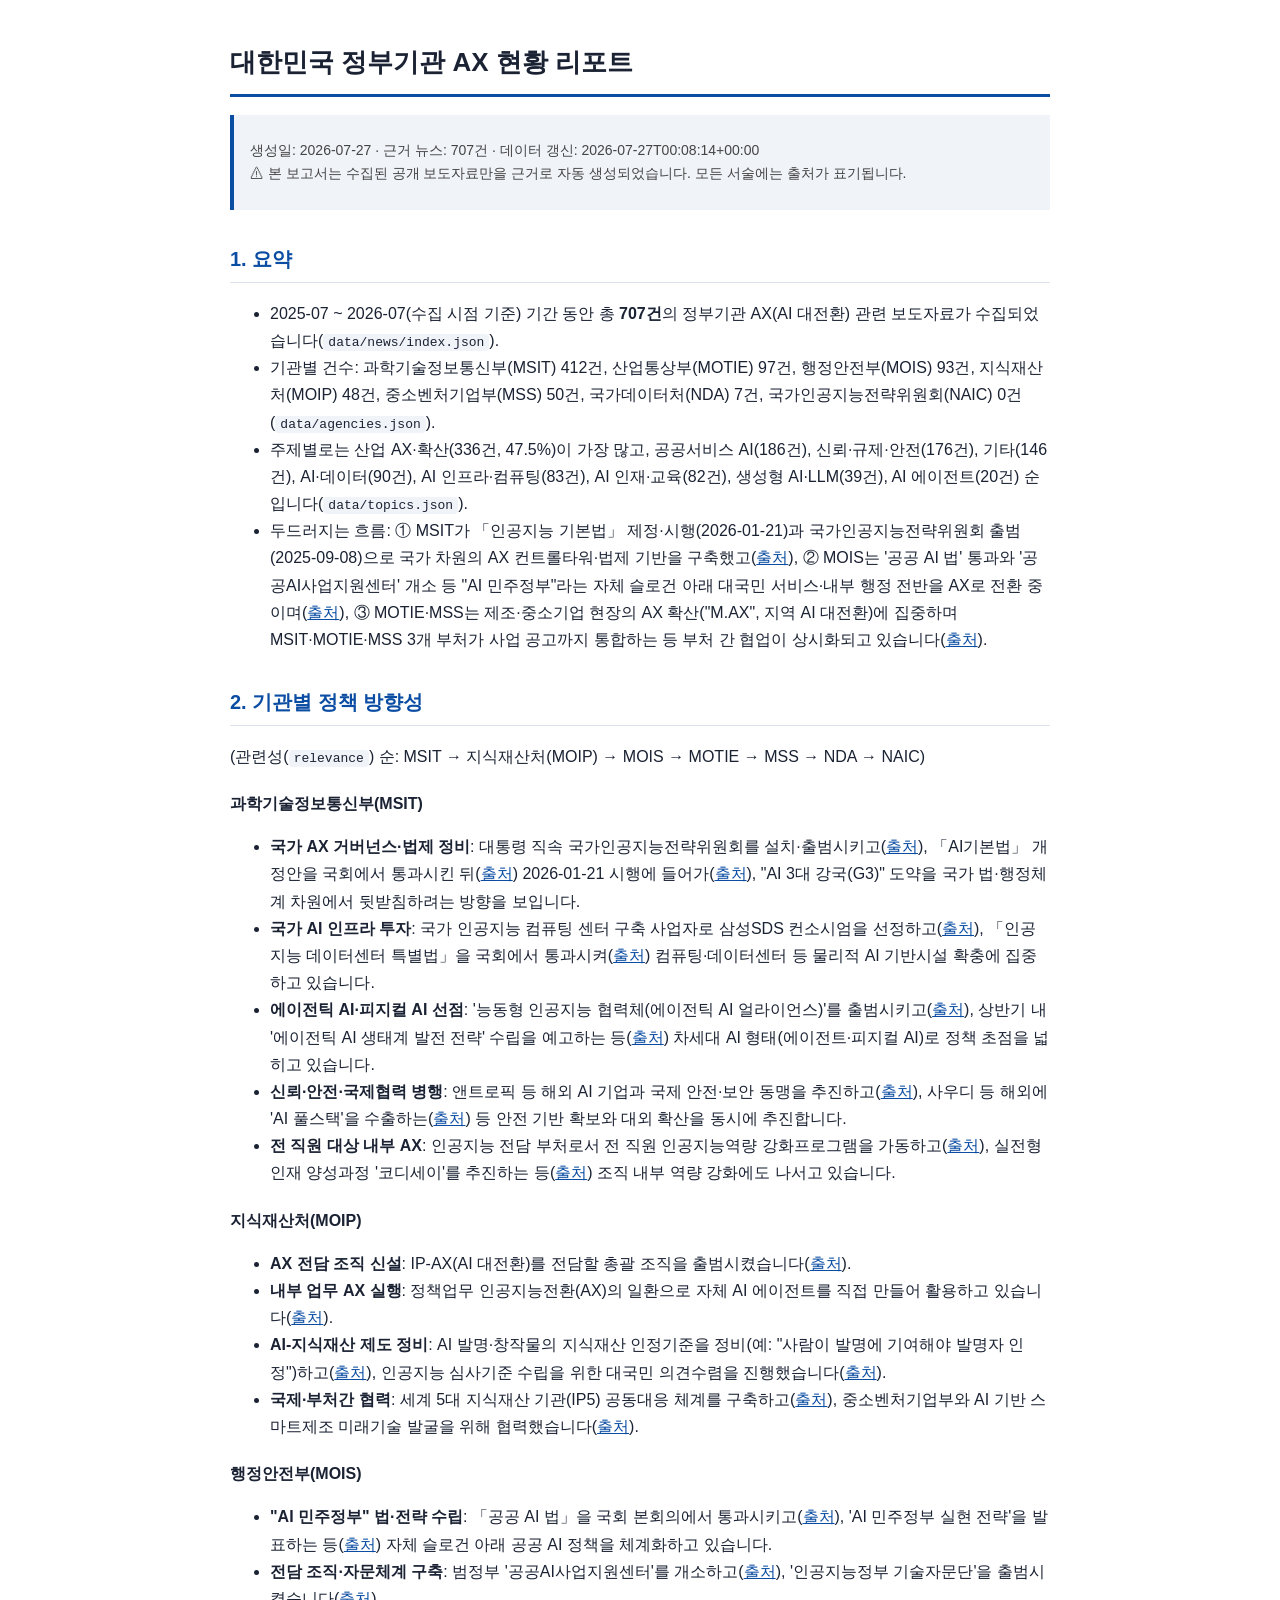
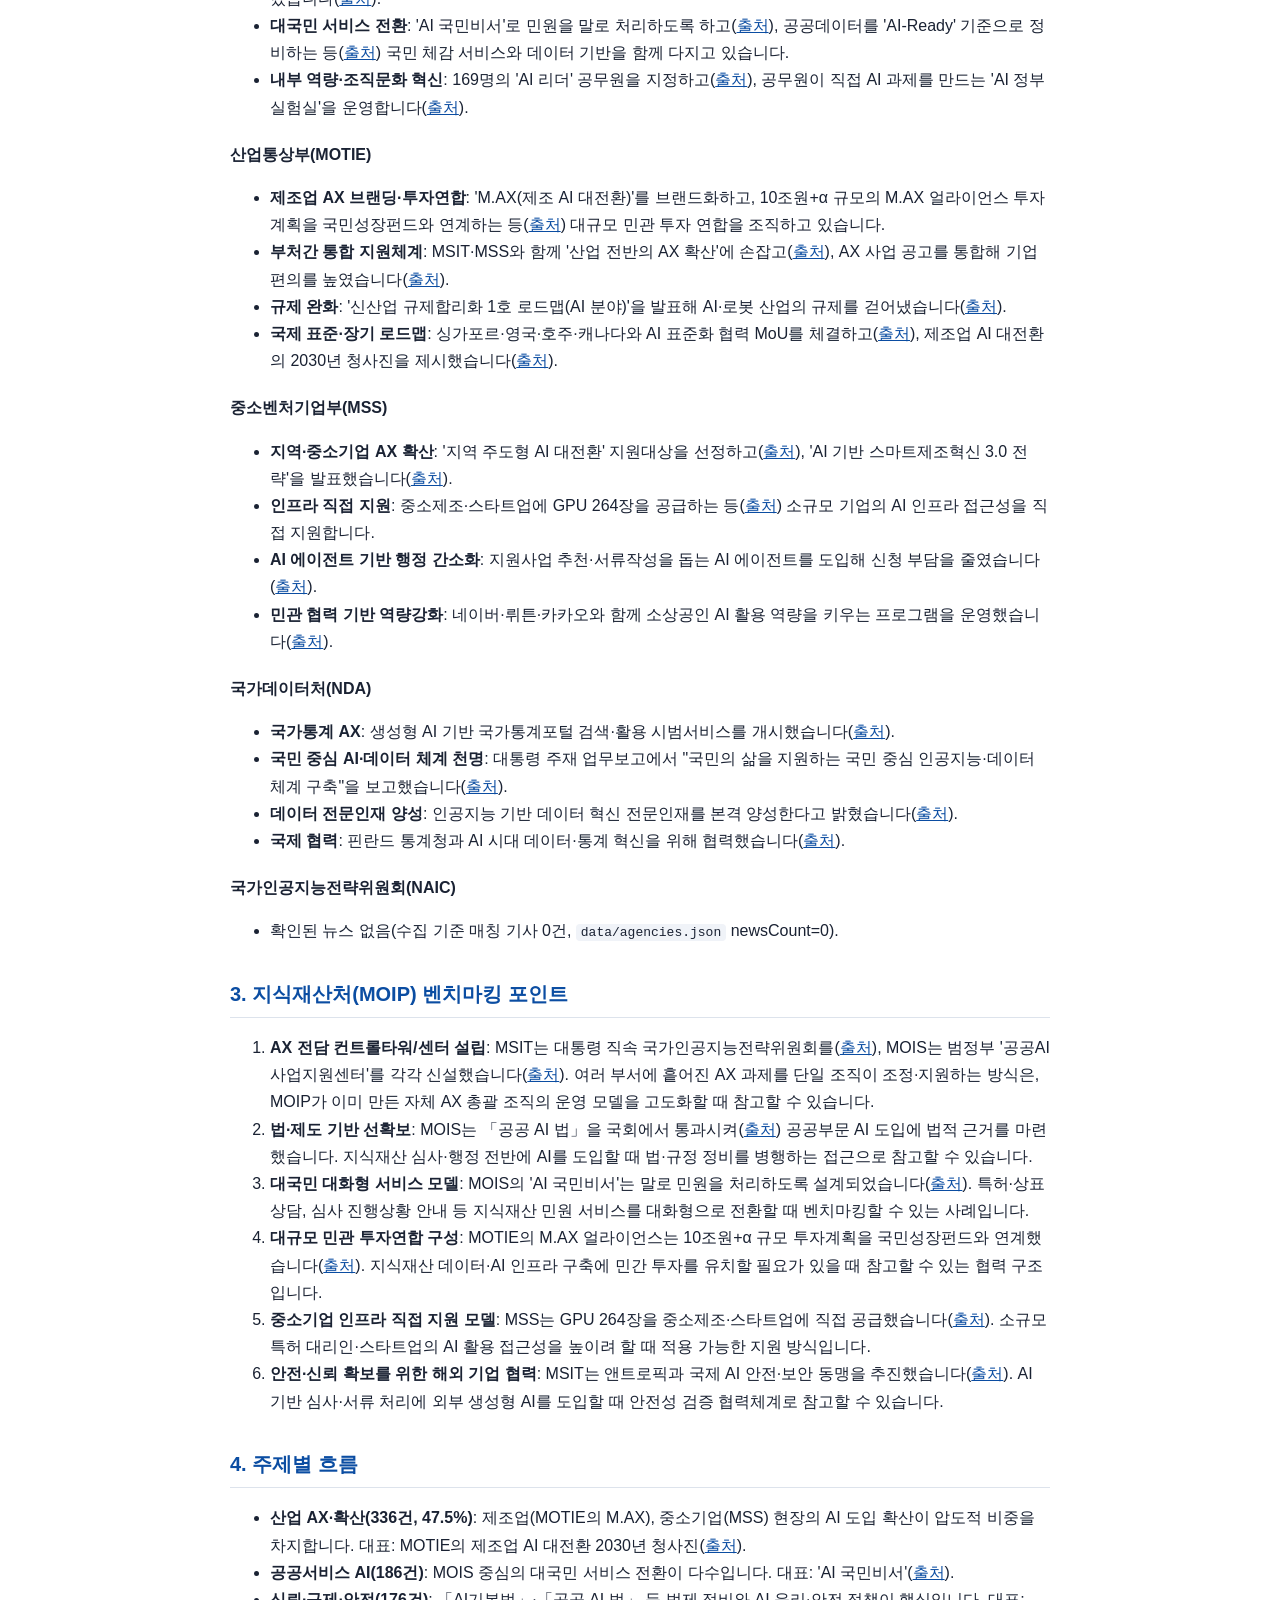
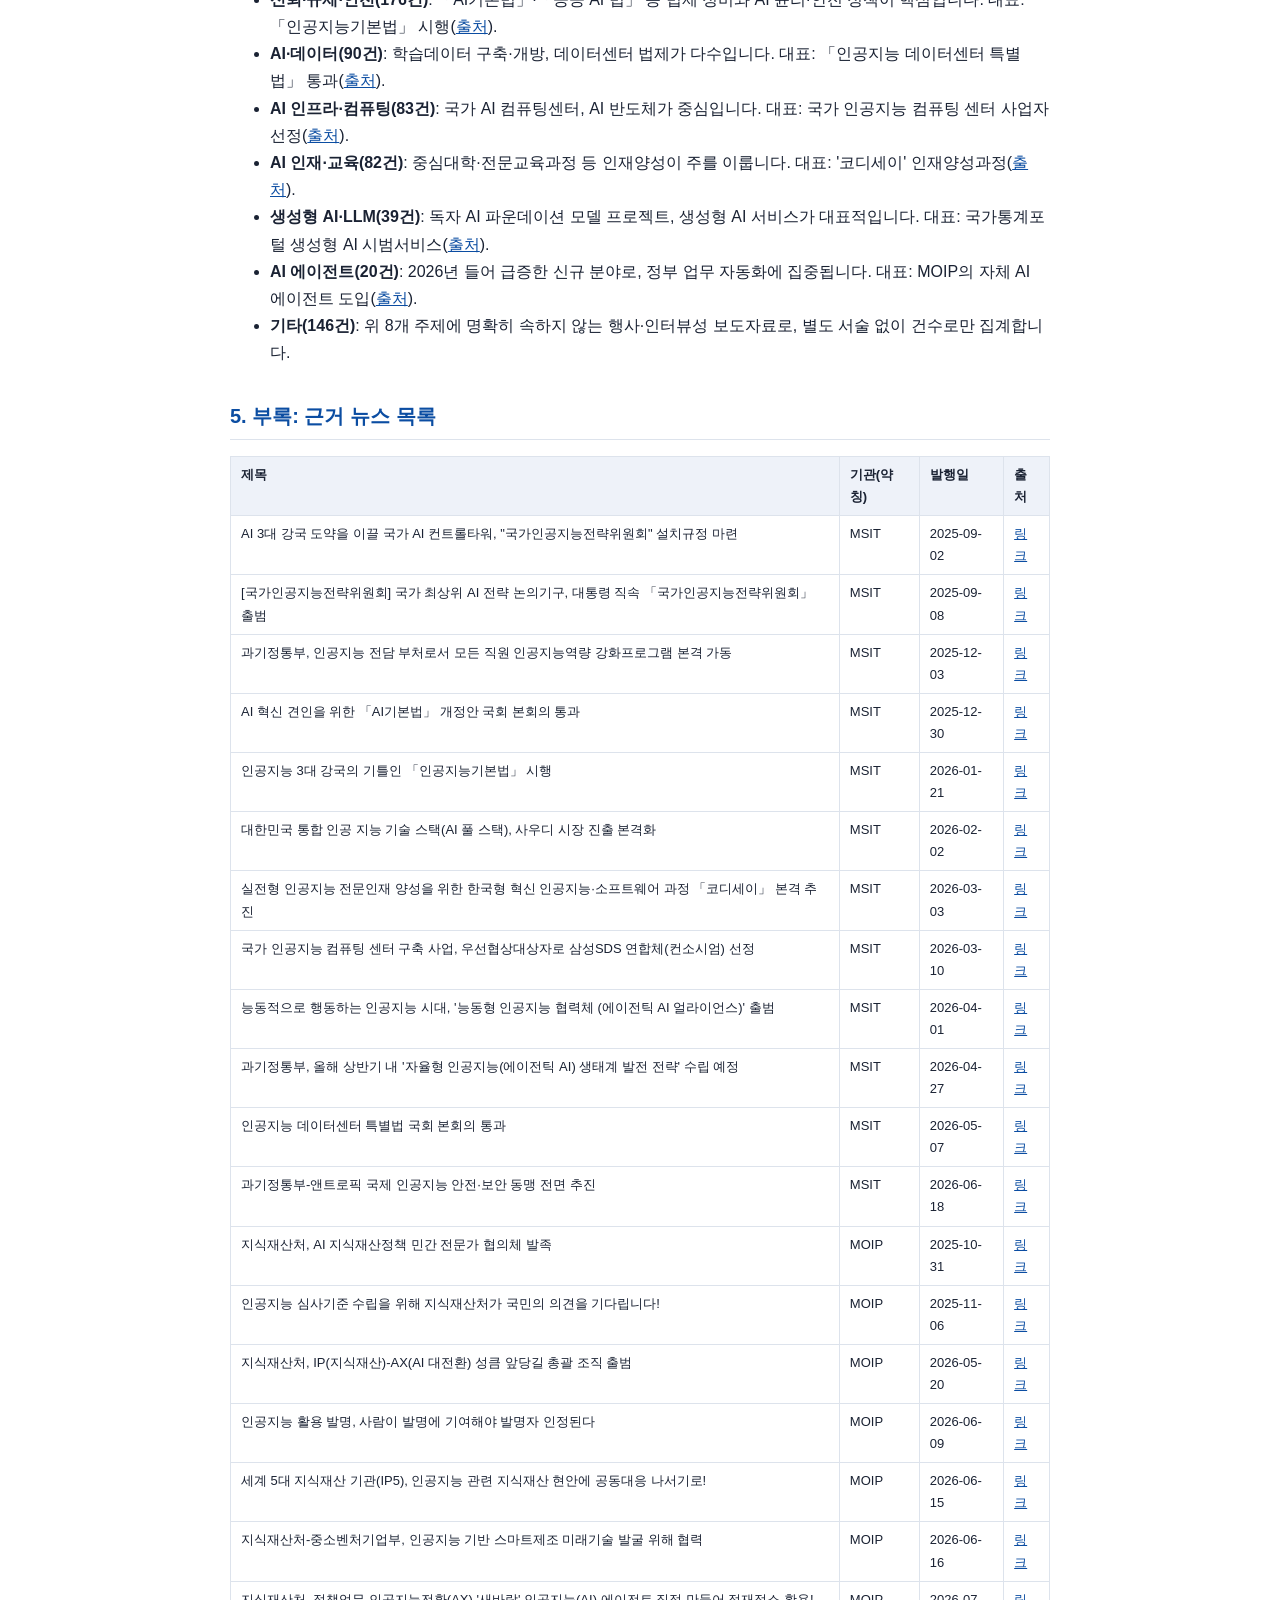
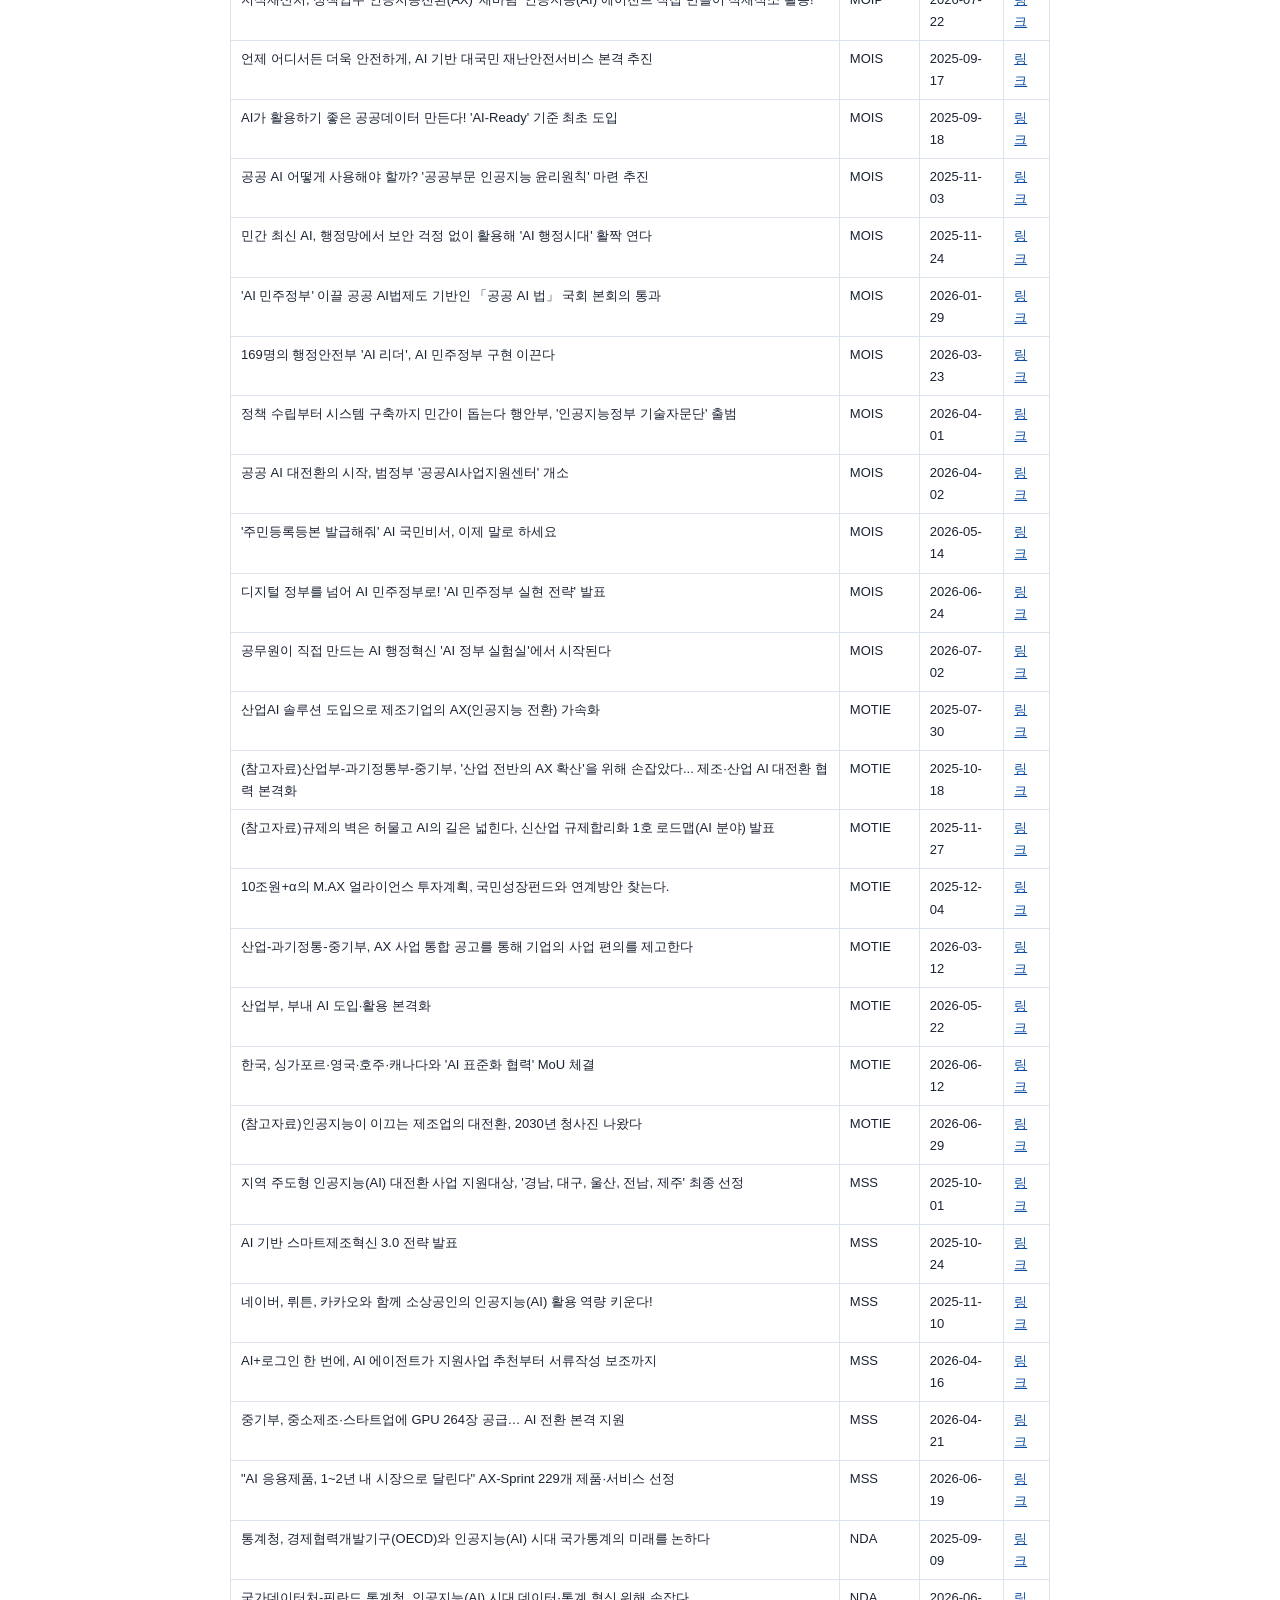
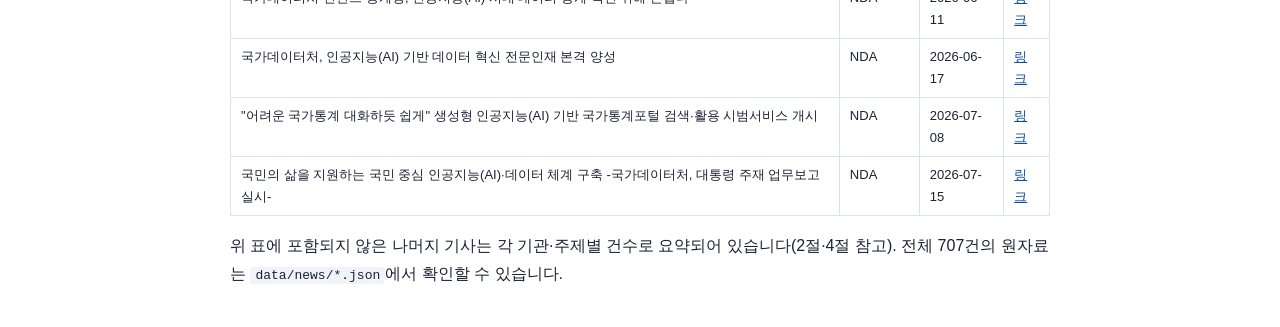
<file: data/reports/overall-2026-07-27.html>
<!DOCTYPE html>
<html lang="ko"><head><meta charset="UTF-8">
<meta name="viewport" content="width=device-width, initial-scale=1.0">
<title>전체 AX 동향보고서 (2026-07-27)</title>
<style>
  body { font-family:"Malgun Gothic","Noto Sans KR","Apple SD Gothic Neo",sans-serif;
         max-width:820px; margin:40px auto; padding:0 24px; color:#1a2233; line-height:1.7; }
  h1 { font-size:26px; border-bottom:3px solid #0b4da2; padding-bottom:10px; }
  h2 { font-size:20px; margin-top:32px; color:#0b4da2; border-bottom:1px solid #dde3ec; padding-bottom:6px; }
  h3 { font-size:16px; margin-top:20px; }
  blockquote { background:#f0f3f8; border-left:4px solid #0b4da2; margin:16px 0; padding:10px 16px; color:#444; font-size:14px; }
  table { border-collapse:collapse; width:100%; font-size:13px; margin:12px 0; }
  th,td { border:1px solid #dde3ec; padding:7px 10px; text-align:left; vertical-align:top; }
  th { background:#eef2f9; }
  a { color:#0b4da2; word-break:break-all; }
  code { background:#f0f3f8; padding:1px 5px; border-radius:4px; }
  @media print { body { margin:0; } }
</style></head><body>
<h1 id="ax">대한민국 정부기관 AX 현황 리포트</h1>
<blockquote>
<p>생성일: 2026-07-27 · 근거 뉴스: 707건 · 데이터 갱신: 2026-07-27T00:08:14+00:00<br />
⚠ 본 보고서는 수집된 공개 보도자료만을 근거로 자동 생성되었습니다. 모든 서술에는 출처가 표기됩니다.</p>
</blockquote>
<h2 id="1">1. 요약</h2>
<ul>
<li>2025-07 ~ 2026-07(수집 시점 기준) 기간 동안 총 <strong>707건</strong>의 정부기관 AX(AI 대전환) 관련 보도자료가 수집되었습니다(<code>data/news/index.json</code>).</li>
<li>기관별 건수: 과학기술정보통신부(MSIT) 412건, 산업통상부(MOTIE) 97건, 행정안전부(MOIS) 93건, 지식재산처(MOIP) 48건, 중소벤처기업부(MSS) 50건, 국가데이터처(NDA) 7건, 국가인공지능전략위원회(NAIC) 0건(<code>data/agencies.json</code>).</li>
<li>주제별로는 산업 AX·확산(336건, 47.5%)이 가장 많고, 공공서비스 AI(186건), 신뢰·규제·안전(176건), 기타(146건), AI·데이터(90건), AI 인프라·컴퓨팅(83건), AI 인재·교육(82건), 생성형 AI·LLM(39건), AI 에이전트(20건) 순입니다(<code>data/topics.json</code>).</li>
<li>두드러지는 흐름: ① MSIT가 「인공지능 기본법」 제정·시행(2026-01-21)과 국가인공지능전략위원회 출범(2025-09-08)으로 국가 차원의 AX 컨트롤타워·법제 기반을 구축했고(<a href="https://www.korea.kr/briefing/pressReleaseView.do?newsId=156740659&amp;pageIndex=14&amp;repCodeType=&amp;repCode=A00033&amp;startDate=2025-07-24&amp;endDate=2026-07-24&amp;srchWord=인공지능&amp;period=">출처</a>), ② MOIS는 '공공 AI 법' 통과와 '공공AI사업지원센터' 개소 등 "AI 민주정부"라는 자체 슬로건 아래 대국민 서비스·내부 행정 전반을 AX로 전환 중이며(<a href="https://www.korea.kr/briefing/pressReleaseView.do?newsId=156742058&amp;pageIndex=5&amp;repCodeType=&amp;repCode=A00031&amp;startDate=2025-07-24&amp;endDate=2026-07-24&amp;srchWord=인공지능&amp;period=">출처</a>), ③ MOTIE·MSS는 제조·중소기업 현장의 AX 확산("M.AX", 지역 AI 대전환)에 집중하며 MSIT·MOTIE·MSS 3개 부처가 사업 공고까지 통합하는 등 부처 간 협업이 상시화되고 있습니다(<a href="https://www.korea.kr/briefing/pressReleaseView.do?newsId=156748625&amp;pageIndex=4&amp;repCodeType=&amp;repCode=A00032&amp;startDate=2025-07-24&amp;endDate=2026-07-24&amp;srchWord=인공지능&amp;period=">출처</a>).</li>
</ul>
<h2 id="2">2. 기관별 정책 방향성</h2>
<p>(관련성(<code>relevance</code>) 순: MSIT → 지식재산처(MOIP) → MOIS → MOTIE → MSS → NDA → NAIC)</p>
<h3 id="msit">과학기술정보통신부(MSIT)</h3>
<ul>
<li><strong>국가 AX 거버넌스·법제 정비</strong>: 대통령 직속 국가인공지능전략위원회를 설치·출범시키고(<a href="https://www.korea.kr/briefing/pressReleaseView.do?newsId=156722761&amp;pageIndex=20&amp;repCodeType=&amp;repCode=A00033&amp;startDate=2025-07-24&amp;endDate=2026-07-24&amp;srchWord=AI&amp;period=">출처</a>), 「AI기본법」 개정안을 국회에서 통과시킨 뒤(<a href="https://www.korea.kr/briefing/pressReleaseView.do?newsId=156737545&amp;pageIndex=13&amp;repCodeType=&amp;repCode=A00033&amp;startDate=2025-07-24&amp;endDate=2026-07-24&amp;srchWord=AI&amp;period=">출처</a>) 2026-01-21 시행에 들어가(<a href="https://www.korea.kr/briefing/pressReleaseView.do?newsId=156740659&amp;pageIndex=14&amp;repCodeType=&amp;repCode=A00033&amp;startDate=2025-07-24&amp;endDate=2026-07-24&amp;srchWord=인공지능&amp;period=">출처</a>), "AI 3대 강국(G3)" 도약을 국가 법·행정체계 차원에서 뒷받침하려는 방향을 보입니다.</li>
<li><strong>국가 AI 인프라 투자</strong>: 국가 인공지능 컴퓨팅 센터 구축 사업자로 삼성SDS 컨소시엄을 선정하고(<a href="https://www.korea.kr/briefing/pressReleaseView.do?newsId=156748164&amp;pageIndex=10&amp;repCodeType=&amp;repCode=A00033&amp;startDate=2025-07-24&amp;endDate=2026-07-24&amp;srchWord=AI&amp;period=">출처</a>), 「인공지능 데이터센터 특별법」을 국회에서 통과시켜(<a href="https://www.korea.kr/briefing/pressReleaseView.do?newsId=156760349&amp;pageIndex=6&amp;repCodeType=&amp;repCode=A00033&amp;startDate=2025-07-24&amp;endDate=2026-07-24&amp;srchWord=인공지능&amp;period=">출처</a>) 컴퓨팅·데이터센터 등 물리적 AI 기반시설 확충에 집중하고 있습니다.</li>
<li><strong>에이전틱 AI·피지컬 AI 선점</strong>: '능동형 인공지능 협력체(에이전틱 AI 얼라이언스)'를 출범시키고(<a href="https://www.korea.kr/briefing/pressReleaseView.do?newsId=156752328&amp;pageIndex=9&amp;repCodeType=&amp;repCode=A00033&amp;startDate=2025-07-24&amp;endDate=2026-07-24&amp;srchWord=인공지능&amp;period=">출처</a>), 상반기 내 '에이전틱 AI 생태계 발전 전략' 수립을 예고하는 등(<a href="https://www.korea.kr/briefing/pressReleaseView.do?newsId=156758121&amp;pageIndex=7&amp;repCodeType=&amp;repCode=A00033&amp;startDate=2025-07-24&amp;endDate=2026-07-24&amp;srchWord=인공지능&amp;period=">출처</a>) 차세대 AI 형태(에이전트·피지컬 AI)로 정책 초점을 넓히고 있습니다.</li>
<li><strong>신뢰·안전·국제협력 병행</strong>: 앤트로픽 등 해외 AI 기업과 국제 안전·보안 동맹을 추진하고(<a href="https://www.korea.kr/briefing/pressReleaseView.do?newsId=156767060&amp;pageIndex=3&amp;repCodeType=&amp;repCode=A00033&amp;startDate=2025-07-24&amp;endDate=2026-07-24&amp;srchWord=인공지능&amp;period=">출처</a>), 사우디 등 해외에 'AI 풀스택'을 수출하는(<a href="https://www.korea.kr/briefing/pressReleaseView.do?newsId=156742532&amp;pageIndex=13&amp;repCodeType=&amp;repCode=A00033&amp;startDate=2025-07-24&amp;endDate=2026-07-24&amp;srchWord=인공지능&amp;period=">출처</a>) 등 안전 기반 확보와 대외 확산을 동시에 추진합니다.</li>
<li><strong>전 직원 대상 내부 AX</strong>: 인공지능 전담 부처로서 전 직원 인공지능역량 강화프로그램을 가동하고(<a href="https://www.korea.kr/briefing/pressReleaseView.do?newsId=156732883&amp;pageIndex=17&amp;repCodeType=&amp;repCode=A00033&amp;startDate=2025-07-24&amp;endDate=2026-07-24&amp;srchWord=인공지능&amp;period=">출처</a>), 실전형 인재 양성과정 '코디세이'를 추진하는 등(<a href="https://www.korea.kr/briefing/pressReleaseView.do?newsId=156746957&amp;pageIndex=10&amp;repCodeType=&amp;repCode=A00033&amp;startDate=2025-07-24&amp;endDate=2026-07-24&amp;srchWord=AI&amp;period=">출처</a>) 조직 내부 역량 강화에도 나서고 있습니다.</li>
</ul>
<h3 id="moip">지식재산처(MOIP)</h3>
<ul>
<li><strong>AX 전담 조직 신설</strong>: IP-AX(AI 대전환)를 전담할 총괄 조직을 출범시켰습니다(<a href="https://www.korea.kr/briefing/pressReleaseView.do?newsId=156762613&amp;pageIndex=2&amp;repCodeType=&amp;repCode=A00039&amp;startDate=2025-07-24&amp;endDate=2026-07-24&amp;srchWord=인공지능&amp;period=">출처</a>).</li>
<li><strong>내부 업무 AX 실행</strong>: 정책업무 인공지능전환(AX)의 일환으로 자체 AI 에이전트를 직접 만들어 활용하고 있습니다(<a href="https://www.korea.kr/briefing/pressReleaseView.do?newsId=156771701&amp;pageIndex=1&amp;repCodeType=&amp;repCode=A00039&amp;startDate=2025-07-24&amp;endDate=2026-07-24&amp;srchWord=&amp;period=">출처</a>).</li>
<li><strong>AI-지식재산 제도 정비</strong>: AI 발명·창작물의 지식재산 인정기준을 정비(예: "사람이 발명에 기여해야 발명자 인정")하고(<a href="https://www.korea.kr/briefing/pressReleaseView.do?newsId=156765748&amp;pageIndex=2&amp;repCodeType=&amp;repCode=A00039&amp;startDate=2025-07-24&amp;endDate=2026-07-24&amp;srchWord=인공지능&amp;period=">출처</a>), 인공지능 심사기준 수립을 위한 대국민 의견수렴을 진행했습니다(<a href="https://www.korea.kr/briefing/pressReleaseView.do?newsId=156725441&amp;pageIndex=7&amp;repCodeType=&amp;repCode=A00039&amp;startDate=2025-07-24&amp;endDate=2026-07-24&amp;srchWord=인공지능&amp;period=">출처</a>).</li>
<li><strong>국제·부처간 협력</strong>: 세계 5대 지식재산 기관(IP5) 공동대응 체계를 구축하고(<a href="https://www.korea.kr/briefing/pressReleaseView.do?newsId=156766519&amp;pageIndex=2&amp;repCodeType=&amp;repCode=A00039&amp;startDate=2025-07-24&amp;endDate=2026-07-24&amp;srchWord=인공지능&amp;period=">출처</a>), 중소벤처기업부와 AI 기반 스마트제조 미래기술 발굴을 위해 협력했습니다(<a href="https://www.korea.kr/briefing/pressReleaseView.do?newsId=156766684&amp;pageIndex=2&amp;repCodeType=&amp;repCode=A00039&amp;startDate=2025-07-24&amp;endDate=2026-07-24&amp;srchWord=인공지능&amp;period=">출처</a>).</li>
</ul>
<h3 id="mois">행정안전부(MOIS)</h3>
<ul>
<li><strong>"AI 민주정부" 법·전략 수립</strong>: 「공공 AI 법」을 국회 본회의에서 통과시키고(<a href="https://www.korea.kr/briefing/pressReleaseView.do?newsId=156742058&amp;pageIndex=5&amp;repCodeType=&amp;repCode=A00031&amp;startDate=2025-07-24&amp;endDate=2026-07-24&amp;srchWord=인공지능&amp;period=">출처</a>), 'AI 민주정부 실현 전략'을 발표하는 등(<a href="https://www.korea.kr/briefing/pressReleaseView.do?newsId=156767944&amp;pageIndex=2&amp;repCodeType=&amp;repCode=A00031&amp;startDate=2025-07-24&amp;endDate=2026-07-24&amp;srchWord=인공지능&amp;period=">출처</a>) 자체 슬로건 아래 공공 AI 정책을 체계화하고 있습니다.</li>
<li><strong>전담 조직·자문체계 구축</strong>: 범정부 '공공AI사업지원센터'를 개소하고(<a href="https://www.korea.kr/briefing/pressReleaseView.do?newsId=156752607&amp;pageIndex=4&amp;repCodeType=&amp;repCode=A00031&amp;startDate=2025-07-24&amp;endDate=2026-07-24&amp;srchWord=인공지능&amp;period=">출처</a>), '인공지능정부 기술자문단'을 출범시켰습니다(<a href="https://www.korea.kr/briefing/pressReleaseView.do?newsId=156752157&amp;pageIndex=4&amp;repCodeType=&amp;repCode=A00031&amp;startDate=2025-07-24&amp;endDate=2026-07-24&amp;srchWord=인공지능&amp;period=">출처</a>).</li>
<li><strong>대국민 서비스 전환</strong>: 'AI 국민비서'로 민원을 말로 처리하도록 하고(<a href="https://www.korea.kr/briefing/pressReleaseView.do?newsId=156761443&amp;pageIndex=3&amp;repCodeType=&amp;repCode=A00031&amp;startDate=2025-07-24&amp;endDate=2026-07-24&amp;srchWord=AI&amp;period=">출처</a>), 공공데이터를 'AI-Ready' 기준으로 정비하는 등(<a href="https://www.korea.kr/briefing/pressReleaseView.do?newsId=156730190&amp;pageIndex=6&amp;repCodeType=&amp;repCode=A00031&amp;startDate=2025-07-24&amp;endDate=2026-07-24&amp;srchWord=인공지능&amp;period=">출처</a>) 국민 체감 서비스와 데이터 기반을 함께 다지고 있습니다.</li>
<li><strong>내부 역량·조직문화 혁신</strong>: 169명의 'AI 리더' 공무원을 지정하고(<a href="https://www.korea.kr/briefing/pressReleaseView.do?newsId=156750414&amp;pageIndex=4&amp;repCodeType=&amp;repCode=A00031&amp;startDate=2025-07-24&amp;endDate=2026-07-24&amp;srchWord=인공지능&amp;period=">출처</a>), 공무원이 직접 AI 과제를 만드는 'AI 정부 실험실'을 운영합니다(<a href="https://www.korea.kr/briefing/pressReleaseView.do?newsId=156769299&amp;pageIndex=1&amp;repCodeType=&amp;repCode=A00031&amp;startDate=2025-07-24&amp;endDate=2026-07-24&amp;srchWord=인공지능&amp;period=">출처</a>).</li>
</ul>
<h3 id="motie">산업통상부(MOTIE)</h3>
<ul>
<li><strong>제조업 AX 브랜딩·투자연합</strong>: 'M.AX(제조 AI 대전환)'를 브랜드화하고, 10조원+α 규모의 M.AX 얼라이언스 투자계획을 국민성장펀드와 연계하는 등(<a href="https://www.korea.kr/briefing/pressReleaseView.do?newsId=156733266&amp;pageIndex=12&amp;repCodeType=&amp;repCode=A00015&amp;startDate=2025-07-24&amp;endDate=2026-07-24&amp;srchWord=AI&amp;period=">출처</a>) 대규모 민관 투자 연합을 조직하고 있습니다.</li>
<li><strong>부처간 통합 지원체계</strong>: MSIT·MSS와 함께 '산업 전반의 AX 확산'에 손잡고(<a href="https://www.korea.kr/briefing/pressReleaseView.do?newsId=156719621&amp;pageIndex=5&amp;repCodeType=&amp;repCode=A00015&amp;startDate=2025-07-24&amp;endDate=2026-07-24&amp;srchWord=인공지능&amp;period=">출처</a>), AX 사업 공고를 통합해 기업 편의를 높였습니다(<a href="https://www.korea.kr/briefing/pressReleaseView.do?newsId=156748577&amp;pageIndex=3&amp;repCodeType=&amp;repCode=A00015&amp;startDate=2025-07-24&amp;endDate=2026-07-24&amp;srchWord=인공지능&amp;period=">출처</a>).</li>
<li><strong>규제 완화</strong>: '신산업 규제합리화 1호 로드맵(AI 분야)'을 발표해 AI·로봇 산업의 규제를 걷어냈습니다(<a href="https://www.korea.kr/briefing/pressReleaseView.do?newsId=156731905&amp;pageIndex=4&amp;repCodeType=&amp;repCode=A00015&amp;startDate=2025-07-24&amp;endDate=2026-07-24&amp;srchWord=인공지능&amp;period=">출처</a>).</li>
<li><strong>국제 표준·장기 로드맵</strong>: 싱가포르·영국·호주·캐나다와 AI 표준화 협력 MoU를 체결하고(<a href="https://www.korea.kr/briefing/pressReleaseView.do?newsId=156766373&amp;pageIndex=1&amp;repCodeType=&amp;repCode=A00015&amp;startDate=2025-07-24&amp;endDate=2026-07-24&amp;srchWord=인공지능&amp;period=">출처</a>), 제조업 AI 대전환의 2030년 청사진을 제시했습니다(<a href="https://www.korea.kr/briefing/pressReleaseView.do?newsId=156768655&amp;pageIndex=1&amp;repCodeType=&amp;repCode=A00015&amp;startDate=2025-07-24&amp;endDate=2026-07-24&amp;srchWord=인공지능&amp;period=">출처</a>).</li>
</ul>
<h3 id="mss">중소벤처기업부(MSS)</h3>
<ul>
<li><strong>지역·중소기업 AX 확산</strong>: '지역 주도형 AI 대전환' 지원대상을 선정하고(<a href="https://www.korea.kr/briefing/pressReleaseView.do?newsId=156718641&amp;pageIndex=7&amp;repCodeType=&amp;repCode=A00032&amp;startDate=2025-07-24&amp;endDate=2026-07-24&amp;srchWord=인공지능&amp;period=">출처</a>), 'AI 기반 스마트제조혁신 3.0 전략'을 발표했습니다(<a href="https://www.korea.kr/briefing/pressReleaseView.do?newsId=156722215&amp;pageIndex=6&amp;repCodeType=&amp;repCode=A00032&amp;startDate=2025-07-24&amp;endDate=2026-07-24&amp;srchWord=인공지능&amp;period=">출처</a>).</li>
<li><strong>인프라 직접 지원</strong>: 중소제조·스타트업에 GPU 264장을 공급하는 등(<a href="https://www.korea.kr/briefing/pressReleaseView.do?newsId=156756743&amp;pageIndex=3&amp;repCodeType=&amp;repCode=A00032&amp;startDate=2025-07-24&amp;endDate=2026-07-24&amp;srchWord=인공지능&amp;period=">출처</a>) 소규모 기업의 AI 인프라 접근성을 직접 지원합니다.</li>
<li><strong>AI 에이전트 기반 행정 간소화</strong>: 지원사업 추천·서류작성을 돕는 AI 에이전트를 도입해 신청 부담을 줄였습니다(<a href="https://www.korea.kr/briefing/pressReleaseView.do?newsId=156756089&amp;pageIndex=4&amp;repCodeType=&amp;repCode=A00032&amp;startDate=2025-07-24&amp;endDate=2026-07-24&amp;srchWord=인공지능&amp;period=">출처</a>).</li>
<li><strong>민관 협력 기반 역량강화</strong>: 네이버·뤼튼·카카오와 함께 소상공인 AI 활용 역량을 키우는 프로그램을 운영했습니다(<a href="https://www.korea.kr/briefing/pressReleaseView.do?newsId=156727253&amp;pageIndex=6&amp;repCodeType=&amp;repCode=A00032&amp;startDate=2025-07-24&amp;endDate=2026-07-24&amp;srchWord=인공지능&amp;period=">출처</a>).</li>
</ul>
<h3 id="nda">국가데이터처(NDA)</h3>
<ul>
<li><strong>국가통계 AX</strong>: 생성형 AI 기반 국가통계포털 검색·활용 시범서비스를 개시했습니다(<a href="https://www.korea.kr/briefing/pressReleaseView.do?newsId=156770017&amp;pageIndex=1&amp;repCodeType=&amp;repCode=A00038&amp;startDate=2025-07-24&amp;endDate=2026-07-24&amp;srchWord=&amp;period=">출처</a>).</li>
<li><strong>국민 중심 AI·데이터 체계 천명</strong>: 대통령 주재 업무보고에서 "국민의 삶을 지원하는 국민 중심 인공지능·데이터 체계 구축"을 보고했습니다(<a href="https://www.korea.kr/briefing/pressReleaseView.do?newsId=156770891&amp;pageIndex=1&amp;repCodeType=&amp;repCode=A00038&amp;startDate=2025-07-24&amp;endDate=2026-07-24&amp;srchWord=&amp;period=">출처</a>).</li>
<li><strong>데이터 전문인재 양성</strong>: 인공지능 기반 데이터 혁신 전문인재를 본격 양성한다고 밝혔습니다(<a href="https://www.korea.kr/briefing/pressReleaseView.do?newsId=156766915&amp;pageIndex=2&amp;repCodeType=&amp;repCode=A00038&amp;startDate=2025-07-24&amp;endDate=2026-07-24&amp;srchWord=&amp;period=">출처</a>).</li>
<li><strong>국제 협력</strong>: 핀란드 통계청과 AI 시대 데이터·통계 혁신을 위해 협력했습니다(<a href="https://www.korea.kr/briefing/pressReleaseView.do?newsId=156766147&amp;pageIndex=2&amp;repCodeType=&amp;repCode=A00038&amp;startDate=2025-07-24&amp;endDate=2026-07-24&amp;srchWord=&amp;period=">출처</a>).</li>
</ul>
<h3 id="naic">국가인공지능전략위원회(NAIC)</h3>
<ul>
<li>확인된 뉴스 없음(수집 기준 매칭 기사 0건, <code>data/agencies.json</code> newsCount=0).</li>
</ul>
<h2 id="3-moip">3. 지식재산처(MOIP) 벤치마킹 포인트</h2>
<ol>
<li><strong>AX 전담 컨트롤타워/센터 설립</strong>: MSIT는 대통령 직속 국가인공지능전략위원회를(<a href="https://www.korea.kr/briefing/pressReleaseView.do?newsId=156722761&amp;pageIndex=20&amp;repCodeType=&amp;repCode=A00033&amp;startDate=2025-07-24&amp;endDate=2026-07-24&amp;srchWord=AI&amp;period=">출처</a>), MOIS는 범정부 '공공AI사업지원센터'를 각각 신설했습니다(<a href="https://www.korea.kr/briefing/pressReleaseView.do?newsId=156752607&amp;pageIndex=4&amp;repCodeType=&amp;repCode=A00031&amp;startDate=2025-07-24&amp;endDate=2026-07-24&amp;srchWord=인공지능&amp;period=">출처</a>). 여러 부서에 흩어진 AX 과제를 단일 조직이 조정·지원하는 방식은, MOIP가 이미 만든 자체 AX 총괄 조직의 운영 모델을 고도화할 때 참고할 수 있습니다.</li>
<li><strong>법·제도 기반 선확보</strong>: MOIS는 「공공 AI 법」을 국회에서 통과시켜(<a href="https://www.korea.kr/briefing/pressReleaseView.do?newsId=156742058&amp;pageIndex=5&amp;repCodeType=&amp;repCode=A00031&amp;startDate=2025-07-24&amp;endDate=2026-07-24&amp;srchWord=인공지능&amp;period=">출처</a>) 공공부문 AI 도입에 법적 근거를 마련했습니다. 지식재산 심사·행정 전반에 AI를 도입할 때 법·규정 정비를 병행하는 접근으로 참고할 수 있습니다.</li>
<li><strong>대국민 대화형 서비스 모델</strong>: MOIS의 'AI 국민비서'는 말로 민원을 처리하도록 설계되었습니다(<a href="https://www.korea.kr/briefing/pressReleaseView.do?newsId=156761443&amp;pageIndex=3&amp;repCodeType=&amp;repCode=A00031&amp;startDate=2025-07-24&amp;endDate=2026-07-24&amp;srchWord=AI&amp;period=">출처</a>). 특허·상표 상담, 심사 진행상황 안내 등 지식재산 민원 서비스를 대화형으로 전환할 때 벤치마킹할 수 있는 사례입니다.</li>
<li><strong>대규모 민관 투자연합 구성</strong>: MOTIE의 M.AX 얼라이언스는 10조원+α 규모 투자계획을 국민성장펀드와 연계했습니다(<a href="https://www.korea.kr/briefing/pressReleaseView.do?newsId=156733266&amp;pageIndex=12&amp;repCodeType=&amp;repCode=A00015&amp;startDate=2025-07-24&amp;endDate=2026-07-24&amp;srchWord=AI&amp;period=">출처</a>). 지식재산 데이터·AI 인프라 구축에 민간 투자를 유치할 필요가 있을 때 참고할 수 있는 협력 구조입니다.</li>
<li><strong>중소기업 인프라 직접 지원 모델</strong>: MSS는 GPU 264장을 중소제조·스타트업에 직접 공급했습니다(<a href="https://www.korea.kr/briefing/pressReleaseView.do?newsId=156756743&amp;pageIndex=3&amp;repCodeType=&amp;repCode=A00032&amp;startDate=2025-07-24&amp;endDate=2026-07-24&amp;srchWord=인공지능&amp;period=">출처</a>). 소규모 특허 대리인·스타트업의 AI 활용 접근성을 높이려 할 때 적용 가능한 지원 방식입니다.</li>
<li><strong>안전·신뢰 확보를 위한 해외 기업 협력</strong>: MSIT는 앤트로픽과 국제 AI 안전·보안 동맹을 추진했습니다(<a href="https://www.korea.kr/briefing/pressReleaseView.do?newsId=156767060&amp;pageIndex=3&amp;repCodeType=&amp;repCode=A00033&amp;startDate=2025-07-24&amp;endDate=2026-07-24&amp;srchWord=인공지능&amp;period=">출처</a>). AI 기반 심사·서류 처리에 외부 생성형 AI를 도입할 때 안전성 검증 협력체계로 참고할 수 있습니다.</li>
</ol>
<h2 id="4">4. 주제별 흐름</h2>
<ul>
<li><strong>산업 AX·확산(336건, 47.5%)</strong>: 제조업(MOTIE의 M.AX), 중소기업(MSS) 현장의 AI 도입 확산이 압도적 비중을 차지합니다. 대표: MOTIE의 제조업 AI 대전환 2030년 청사진(<a href="https://www.korea.kr/briefing/pressReleaseView.do?newsId=156768655&amp;pageIndex=1&amp;repCodeType=&amp;repCode=A00015&amp;startDate=2025-07-24&amp;endDate=2026-07-24&amp;srchWord=인공지능&amp;period=">출처</a>).</li>
<li><strong>공공서비스 AI(186건)</strong>: MOIS 중심의 대국민 서비스 전환이 다수입니다. 대표: 'AI 국민비서'(<a href="https://www.korea.kr/briefing/pressReleaseView.do?newsId=156761443&amp;pageIndex=3&amp;repCodeType=&amp;repCode=A00031&amp;startDate=2025-07-24&amp;endDate=2026-07-24&amp;srchWord=AI&amp;period=">출처</a>).</li>
<li><strong>신뢰·규제·안전(176건)</strong>: 「AI기본법」·「공공 AI 법」 등 법제 정비와 AI 윤리·안전 정책이 핵심입니다. 대표: 「인공지능기본법」 시행(<a href="https://www.korea.kr/briefing/pressReleaseView.do?newsId=156740659&amp;pageIndex=14&amp;repCodeType=&amp;repCode=A00033&amp;startDate=2025-07-24&amp;endDate=2026-07-24&amp;srchWord=인공지능&amp;period=">출처</a>).</li>
<li><strong>AI·데이터(90건)</strong>: 학습데이터 구축·개방, 데이터센터 법제가 다수입니다. 대표: 「인공지능 데이터센터 특별법」 통과(<a href="https://www.korea.kr/briefing/pressReleaseView.do?newsId=156760349&amp;pageIndex=6&amp;repCodeType=&amp;repCode=A00033&amp;startDate=2025-07-24&amp;endDate=2026-07-24&amp;srchWord=인공지능&amp;period=">출처</a>).</li>
<li><strong>AI 인프라·컴퓨팅(83건)</strong>: 국가 AI 컴퓨팅센터, AI 반도체가 중심입니다. 대표: 국가 인공지능 컴퓨팅 센터 사업자 선정(<a href="https://www.korea.kr/briefing/pressReleaseView.do?newsId=156748164&amp;pageIndex=10&amp;repCodeType=&amp;repCode=A00033&amp;startDate=2025-07-24&amp;endDate=2026-07-24&amp;srchWord=AI&amp;period=">출처</a>).</li>
<li><strong>AI 인재·교육(82건)</strong>: 중심대학·전문교육과정 등 인재양성이 주를 이룹니다. 대표: '코디세이' 인재양성과정(<a href="https://www.korea.kr/briefing/pressReleaseView.do?newsId=156746957&amp;pageIndex=10&amp;repCodeType=&amp;repCode=A00033&amp;startDate=2025-07-24&amp;endDate=2026-07-24&amp;srchWord=AI&amp;period=">출처</a>).</li>
<li><strong>생성형 AI·LLM(39건)</strong>: 독자 AI 파운데이션 모델 프로젝트, 생성형 AI 서비스가 대표적입니다. 대표: 국가통계포털 생성형 AI 시범서비스(<a href="https://www.korea.kr/briefing/pressReleaseView.do?newsId=156770017&amp;pageIndex=1&amp;repCodeType=&amp;repCode=A00038&amp;startDate=2025-07-24&amp;endDate=2026-07-24&amp;srchWord=&amp;period=">출처</a>).</li>
<li><strong>AI 에이전트(20건)</strong>: 2026년 들어 급증한 신규 분야로, 정부 업무 자동화에 집중됩니다. 대표: MOIP의 자체 AI 에이전트 도입(<a href="https://www.korea.kr/briefing/pressReleaseView.do?newsId=156771701&amp;pageIndex=1&amp;repCodeType=&amp;repCode=A00039&amp;startDate=2025-07-24&amp;endDate=2026-07-24&amp;srchWord=&amp;period=">출처</a>).</li>
<li><strong>기타(146건)</strong>: 위 8개 주제에 명확히 속하지 않는 행사·인터뷰성 보도자료로, 별도 서술 없이 건수로만 집계합니다.</li>
</ul>
<h2 id="5">5. 부록: 근거 뉴스 목록</h2>
<table>
<thead>
<tr>
<th>제목</th>
<th>기관(약칭)</th>
<th>발행일</th>
<th>출처</th>
</tr>
</thead>
<tbody>
<tr>
<td>AI 3대 강국 도약을 이끌 국가 AI 컨트롤타워, "국가인공지능전략위원회" 설치규정 마련</td>
<td>MSIT</td>
<td>2025-09-02</td>
<td><a href="https://www.korea.kr/briefing/pressReleaseView.do?newsId=156722738&amp;pageIndex=20&amp;repCodeType=&amp;repCode=A00033&amp;startDate=2025-07-24&amp;endDate=2026-07-24&amp;srchWord=AI&amp;period=">링크</a></td>
</tr>
<tr>
<td>[국가인공지능전략위원회] 국가 최상위 AI 전략 논의기구, 대통령 직속 「국가인공지능전략위원회」 출범</td>
<td>MSIT</td>
<td>2025-09-08</td>
<td><a href="https://www.korea.kr/briefing/pressReleaseView.do?newsId=156722761&amp;pageIndex=20&amp;repCodeType=&amp;repCode=A00033&amp;startDate=2025-07-24&amp;endDate=2026-07-24&amp;srchWord=AI&amp;period=">링크</a></td>
</tr>
<tr>
<td>과기정통부, 인공지능 전담 부처로서 모든 직원 인공지능역량 강화프로그램 본격 가동</td>
<td>MSIT</td>
<td>2025-12-03</td>
<td><a href="https://www.korea.kr/briefing/pressReleaseView.do?newsId=156732883&amp;pageIndex=17&amp;repCodeType=&amp;repCode=A00033&amp;startDate=2025-07-24&amp;endDate=2026-07-24&amp;srchWord=인공지능&amp;period=">링크</a></td>
</tr>
<tr>
<td>AI 혁신 견인을 위한 「AI기본법」 개정안 국회 본회의 통과</td>
<td>MSIT</td>
<td>2025-12-30</td>
<td><a href="https://www.korea.kr/briefing/pressReleaseView.do?newsId=156737545&amp;pageIndex=13&amp;repCodeType=&amp;repCode=A00033&amp;startDate=2025-07-24&amp;endDate=2026-07-24&amp;srchWord=AI&amp;period=">링크</a></td>
</tr>
<tr>
<td>인공지능 3대 강국의 기틀인 「인공지능기본법」 시행</td>
<td>MSIT</td>
<td>2026-01-21</td>
<td><a href="https://www.korea.kr/briefing/pressReleaseView.do?newsId=156740659&amp;pageIndex=14&amp;repCodeType=&amp;repCode=A00033&amp;startDate=2025-07-24&amp;endDate=2026-07-24&amp;srchWord=인공지능&amp;period=">링크</a></td>
</tr>
<tr>
<td>대한민국 통합 인공 지능 기술 스택(AI 풀 스택), 사우디 시장 진출 본격화</td>
<td>MSIT</td>
<td>2026-02-02</td>
<td><a href="https://www.korea.kr/briefing/pressReleaseView.do?newsId=156742532&amp;pageIndex=13&amp;repCodeType=&amp;repCode=A00033&amp;startDate=2025-07-24&amp;endDate=2026-07-24&amp;srchWord=인공지능&amp;period=">링크</a></td>
</tr>
<tr>
<td>실전형 인공지능 전문인재 양성을 위한 한국형 혁신 인공지능·소프트웨어 과정 「코디세이」 본격 추진</td>
<td>MSIT</td>
<td>2026-03-03</td>
<td><a href="https://www.korea.kr/briefing/pressReleaseView.do?newsId=156746957&amp;pageIndex=10&amp;repCodeType=&amp;repCode=A00033&amp;startDate=2025-07-24&amp;endDate=2026-07-24&amp;srchWord=AI&amp;period=">링크</a></td>
</tr>
<tr>
<td>국가 인공지능 컴퓨팅 센터 구축 사업, 우선협상대상자로 삼성SDS 연합체(컨소시엄) 선정</td>
<td>MSIT</td>
<td>2026-03-10</td>
<td><a href="https://www.korea.kr/briefing/pressReleaseView.do?newsId=156748164&amp;pageIndex=10&amp;repCodeType=&amp;repCode=A00033&amp;startDate=2025-07-24&amp;endDate=2026-07-24&amp;srchWord=AI&amp;period=">링크</a></td>
</tr>
<tr>
<td>능동적으로 행동하는 인공지능 시대, '능동형 인공지능 협력체 (에이전틱 AI 얼라이언스)' 출범</td>
<td>MSIT</td>
<td>2026-04-01</td>
<td><a href="https://www.korea.kr/briefing/pressReleaseView.do?newsId=156752328&amp;pageIndex=9&amp;repCodeType=&amp;repCode=A00033&amp;startDate=2025-07-24&amp;endDate=2026-07-24&amp;srchWord=인공지능&amp;period=">링크</a></td>
</tr>
<tr>
<td>과기정통부, 올해 상반기 내 '자율형 인공지능(에이전틱 AI) 생태계 발전 전략' 수립 예정</td>
<td>MSIT</td>
<td>2026-04-27</td>
<td><a href="https://www.korea.kr/briefing/pressReleaseView.do?newsId=156758121&amp;pageIndex=7&amp;repCodeType=&amp;repCode=A00033&amp;startDate=2025-07-24&amp;endDate=2026-07-24&amp;srchWord=인공지능&amp;period=">링크</a></td>
</tr>
<tr>
<td>인공지능 데이터센터 특별법 국회 본회의 통과</td>
<td>MSIT</td>
<td>2026-05-07</td>
<td><a href="https://www.korea.kr/briefing/pressReleaseView.do?newsId=156760349&amp;pageIndex=6&amp;repCodeType=&amp;repCode=A00033&amp;startDate=2025-07-24&amp;endDate=2026-07-24&amp;srchWord=인공지능&amp;period=">링크</a></td>
</tr>
<tr>
<td>과기정통부-앤트로픽 국제 인공지능 안전·보안 동맹 전면 추진</td>
<td>MSIT</td>
<td>2026-06-18</td>
<td><a href="https://www.korea.kr/briefing/pressReleaseView.do?newsId=156767060&amp;pageIndex=3&amp;repCodeType=&amp;repCode=A00033&amp;startDate=2025-07-24&amp;endDate=2026-07-24&amp;srchWord=인공지능&amp;period=">링크</a></td>
</tr>
<tr>
<td>지식재산처, AI 지식재산정책 민간 전문가 협의체 발족</td>
<td>MOIP</td>
<td>2025-10-31</td>
<td><a href="https://www.korea.kr/briefing/pressReleaseView.do?newsId=156724380&amp;pageIndex=7&amp;repCodeType=&amp;repCode=A00039&amp;startDate=2025-07-24&amp;endDate=2026-07-24&amp;srchWord=인공지능&amp;period=">링크</a></td>
</tr>
<tr>
<td>인공지능 심사기준 수립을 위해 지식재산처가 국민의 의견을 기다립니다!</td>
<td>MOIP</td>
<td>2025-11-06</td>
<td><a href="https://www.korea.kr/briefing/pressReleaseView.do?newsId=156725441&amp;pageIndex=7&amp;repCodeType=&amp;repCode=A00039&amp;startDate=2025-07-24&amp;endDate=2026-07-24&amp;srchWord=인공지능&amp;period=">링크</a></td>
</tr>
<tr>
<td>지식재산처, IP(지식재산)-AX(AI 대전환) 성큼 앞당길 총괄 조직 출범</td>
<td>MOIP</td>
<td>2026-05-20</td>
<td><a href="https://www.korea.kr/briefing/pressReleaseView.do?newsId=156762613&amp;pageIndex=2&amp;repCodeType=&amp;repCode=A00039&amp;startDate=2025-07-24&amp;endDate=2026-07-24&amp;srchWord=인공지능&amp;period=">링크</a></td>
</tr>
<tr>
<td>인공지능 활용 발명, 사람이 발명에 기여해야 발명자 인정된다</td>
<td>MOIP</td>
<td>2026-06-09</td>
<td><a href="https://www.korea.kr/briefing/pressReleaseView.do?newsId=156765748&amp;pageIndex=2&amp;repCodeType=&amp;repCode=A00039&amp;startDate=2025-07-24&amp;endDate=2026-07-24&amp;srchWord=인공지능&amp;period=">링크</a></td>
</tr>
<tr>
<td>세계 5대 지식재산 기관(IP5), 인공지능 관련 지식재산 현안에 공동대응 나서기로!</td>
<td>MOIP</td>
<td>2026-06-15</td>
<td><a href="https://www.korea.kr/briefing/pressReleaseView.do?newsId=156766519&amp;pageIndex=2&amp;repCodeType=&amp;repCode=A00039&amp;startDate=2025-07-24&amp;endDate=2026-07-24&amp;srchWord=인공지능&amp;period=">링크</a></td>
</tr>
<tr>
<td>지식재산처-중소벤처기업부, 인공지능 기반 스마트제조 미래기술 발굴 위해 협력</td>
<td>MOIP</td>
<td>2026-06-16</td>
<td><a href="https://www.korea.kr/briefing/pressReleaseView.do?newsId=156766684&amp;pageIndex=2&amp;repCodeType=&amp;repCode=A00039&amp;startDate=2025-07-24&amp;endDate=2026-07-24&amp;srchWord=인공지능&amp;period=">링크</a></td>
</tr>
<tr>
<td>지식재산처, 정책업무 인공지능전환(AX) '새바람' 인공지능(AI) 에이전트 직접 만들어 적재적소 활용!</td>
<td>MOIP</td>
<td>2026-07-22</td>
<td><a href="https://www.korea.kr/briefing/pressReleaseView.do?newsId=156771701&amp;pageIndex=1&amp;repCodeType=&amp;repCode=A00039&amp;startDate=2025-07-24&amp;endDate=2026-07-24&amp;srchWord=&amp;period=">링크</a></td>
</tr>
<tr>
<td>언제 어디서든 더욱 안전하게, AI 기반 대국민 재난안전서비스 본격 추진</td>
<td>MOIS</td>
<td>2025-09-17</td>
<td><a href="https://www.korea.kr/briefing/pressReleaseView.do?newsId=156730182&amp;pageIndex=6&amp;repCodeType=&amp;repCode=A00031&amp;startDate=2025-07-24&amp;endDate=2026-07-24&amp;srchWord=인공지능&amp;period=">링크</a></td>
</tr>
<tr>
<td>AI가 활용하기 좋은 공공데이터 만든다! 'AI-Ready' 기준 최초 도입</td>
<td>MOIS</td>
<td>2025-09-18</td>
<td><a href="https://www.korea.kr/briefing/pressReleaseView.do?newsId=156730190&amp;pageIndex=6&amp;repCodeType=&amp;repCode=A00031&amp;startDate=2025-07-24&amp;endDate=2026-07-24&amp;srchWord=인공지능&amp;period=">링크</a></td>
</tr>
<tr>
<td>공공 AI 어떻게 사용해야 할까? '공공부문 인공지능 윤리원칙' 마련 추진</td>
<td>MOIS</td>
<td>2025-11-03</td>
<td><a href="https://www.korea.kr/briefing/pressReleaseView.do?newsId=156730558&amp;pageIndex=5&amp;repCodeType=&amp;repCode=A00031&amp;startDate=2025-07-24&amp;endDate=2026-07-24&amp;srchWord=인공지능&amp;period=">링크</a></td>
</tr>
<tr>
<td>민간 최신 AI, 행정망에서 보안 걱정 없이 활용해 'AI 행정시대' 활짝 연다</td>
<td>MOIS</td>
<td>2025-11-24</td>
<td><a href="https://www.korea.kr/briefing/pressReleaseView.do?newsId=156731023&amp;pageIndex=5&amp;repCodeType=&amp;repCode=A00031&amp;startDate=2025-07-24&amp;endDate=2026-07-24&amp;srchWord=인공지능&amp;period=">링크</a></td>
</tr>
<tr>
<td>'AI 민주정부' 이끌 공공 AI법제도 기반인 「공공 AI 법」 국회 본회의 통과</td>
<td>MOIS</td>
<td>2026-01-29</td>
<td><a href="https://www.korea.kr/briefing/pressReleaseView.do?newsId=156742058&amp;pageIndex=5&amp;repCodeType=&amp;repCode=A00031&amp;startDate=2025-07-24&amp;endDate=2026-07-24&amp;srchWord=인공지능&amp;period=">링크</a></td>
</tr>
<tr>
<td>169명의 행정안전부 'AI 리더', AI 민주정부 구현 이끈다</td>
<td>MOIS</td>
<td>2026-03-23</td>
<td><a href="https://www.korea.kr/briefing/pressReleaseView.do?newsId=156750414&amp;pageIndex=4&amp;repCodeType=&amp;repCode=A00031&amp;startDate=2025-07-24&amp;endDate=2026-07-24&amp;srchWord=인공지능&amp;period=">링크</a></td>
</tr>
<tr>
<td>정책 수립부터 시스템 구축까지 민간이 돕는다 행안부, '인공지능정부 기술자문단' 출범</td>
<td>MOIS</td>
<td>2026-04-01</td>
<td><a href="https://www.korea.kr/briefing/pressReleaseView.do?newsId=156752157&amp;pageIndex=4&amp;repCodeType=&amp;repCode=A00031&amp;startDate=2025-07-24&amp;endDate=2026-07-24&amp;srchWord=인공지능&amp;period=">링크</a></td>
</tr>
<tr>
<td>공공 AI 대전환의 시작, 범정부 '공공AI사업지원센터' 개소</td>
<td>MOIS</td>
<td>2026-04-02</td>
<td><a href="https://www.korea.kr/briefing/pressReleaseView.do?newsId=156752607&amp;pageIndex=4&amp;repCodeType=&amp;repCode=A00031&amp;startDate=2025-07-24&amp;endDate=2026-07-24&amp;srchWord=인공지능&amp;period=">링크</a></td>
</tr>
<tr>
<td>'주민등록등본 발급해줘' AI 국민비서, 이제 말로 하세요</td>
<td>MOIS</td>
<td>2026-05-14</td>
<td><a href="https://www.korea.kr/briefing/pressReleaseView.do?newsId=156761443&amp;pageIndex=3&amp;repCodeType=&amp;repCode=A00031&amp;startDate=2025-07-24&amp;endDate=2026-07-24&amp;srchWord=AI&amp;period=">링크</a></td>
</tr>
<tr>
<td>디지털 정부를 넘어 AI 민주정부로! 'AI 민주정부 실현 전략' 발표</td>
<td>MOIS</td>
<td>2026-06-24</td>
<td><a href="https://www.korea.kr/briefing/pressReleaseView.do?newsId=156767944&amp;pageIndex=2&amp;repCodeType=&amp;repCode=A00031&amp;startDate=2025-07-24&amp;endDate=2026-07-24&amp;srchWord=인공지능&amp;period=">링크</a></td>
</tr>
<tr>
<td>공무원이 직접 만드는 AI 행정혁신 'AI 정부 실험실'에서 시작된다</td>
<td>MOIS</td>
<td>2026-07-02</td>
<td><a href="https://www.korea.kr/briefing/pressReleaseView.do?newsId=156769299&amp;pageIndex=1&amp;repCodeType=&amp;repCode=A00031&amp;startDate=2025-07-24&amp;endDate=2026-07-24&amp;srchWord=인공지능&amp;period=">링크</a></td>
</tr>
<tr>
<td>산업AI 솔루션 도입으로 제조기업의 AX(인공지능 전환) 가속화</td>
<td>MOTIE</td>
<td>2025-07-30</td>
<td><a href="https://www.korea.kr/briefing/pressReleaseView.do?newsId=156754726&amp;pageIndex=6&amp;repCodeType=&amp;repCode=A00015&amp;startDate=2025-07-24&amp;endDate=2026-07-24&amp;srchWord=인공지능&amp;period=">링크</a></td>
</tr>
<tr>
<td>(참고자료)산업부-과기정통부-중기부, '산업 전반의 AX 확산'을 위해 손잡았다... 제조·산업 AI 대전환 협력 본격화</td>
<td>MOTIE</td>
<td>2025-10-18</td>
<td><a href="https://www.korea.kr/briefing/pressReleaseView.do?newsId=156719621&amp;pageIndex=5&amp;repCodeType=&amp;repCode=A00015&amp;startDate=2025-07-24&amp;endDate=2026-07-24&amp;srchWord=인공지능&amp;period=">링크</a></td>
</tr>
<tr>
<td>(참고자료)규제의 벽은 허물고 AI의 길은 넓힌다, 신산업 규제합리화 1호 로드맵(AI 분야) 발표</td>
<td>MOTIE</td>
<td>2025-11-27</td>
<td><a href="https://www.korea.kr/briefing/pressReleaseView.do?newsId=156731905&amp;pageIndex=4&amp;repCodeType=&amp;repCode=A00015&amp;startDate=2025-07-24&amp;endDate=2026-07-24&amp;srchWord=인공지능&amp;period=">링크</a></td>
</tr>
<tr>
<td>10조원+α의 M.AX 얼라이언스 투자계획, 국민성장펀드와 연계방안 찾는다.</td>
<td>MOTIE</td>
<td>2025-12-04</td>
<td><a href="https://www.korea.kr/briefing/pressReleaseView.do?newsId=156733266&amp;pageIndex=12&amp;repCodeType=&amp;repCode=A00015&amp;startDate=2025-07-24&amp;endDate=2026-07-24&amp;srchWord=AI&amp;period=">링크</a></td>
</tr>
<tr>
<td>산업-과기정통-중기부, AX 사업 통합 공고를 통해 기업의 사업 편의를 제고한다</td>
<td>MOTIE</td>
<td>2026-03-12</td>
<td><a href="https://www.korea.kr/briefing/pressReleaseView.do?newsId=156748577&amp;pageIndex=3&amp;repCodeType=&amp;repCode=A00015&amp;startDate=2025-07-24&amp;endDate=2026-07-24&amp;srchWord=인공지능&amp;period=">링크</a></td>
</tr>
<tr>
<td>산업부, 부내 AI 도입·활용 본격화</td>
<td>MOTIE</td>
<td>2026-05-22</td>
<td><a href="https://www.korea.kr/briefing/pressReleaseView.do?newsId=156763259&amp;pageIndex=4&amp;repCodeType=&amp;repCode=A00015&amp;startDate=2025-07-24&amp;endDate=2026-07-24&amp;srchWord=AI&amp;period=">링크</a></td>
</tr>
<tr>
<td>한국, 싱가포르·영국·호주·캐나다와 'AI 표준화 협력' MoU 체결</td>
<td>MOTIE</td>
<td>2026-06-12</td>
<td><a href="https://www.korea.kr/briefing/pressReleaseView.do?newsId=156766373&amp;pageIndex=1&amp;repCodeType=&amp;repCode=A00015&amp;startDate=2025-07-24&amp;endDate=2026-07-24&amp;srchWord=인공지능&amp;period=">링크</a></td>
</tr>
<tr>
<td>(참고자료)인공지능이 이끄는 제조업의 대전환, 2030년 청사진 나왔다</td>
<td>MOTIE</td>
<td>2026-06-29</td>
<td><a href="https://www.korea.kr/briefing/pressReleaseView.do?newsId=156768655&amp;pageIndex=1&amp;repCodeType=&amp;repCode=A00015&amp;startDate=2025-07-24&amp;endDate=2026-07-24&amp;srchWord=인공지능&amp;period=">링크</a></td>
</tr>
<tr>
<td>지역 주도형 인공지능(AI) 대전환 사업 지원대상, '경남, 대구, 울산, 전남, 제주' 최종 선정</td>
<td>MSS</td>
<td>2025-10-01</td>
<td><a href="https://www.korea.kr/briefing/pressReleaseView.do?newsId=156718641&amp;pageIndex=7&amp;repCodeType=&amp;repCode=A00032&amp;startDate=2025-07-24&amp;endDate=2026-07-24&amp;srchWord=인공지능&amp;period=">링크</a></td>
</tr>
<tr>
<td>AI 기반 스마트제조혁신 3.0 전략 발표</td>
<td>MSS</td>
<td>2025-10-24</td>
<td><a href="https://www.korea.kr/briefing/pressReleaseView.do?newsId=156722215&amp;pageIndex=6&amp;repCodeType=&amp;repCode=A00032&amp;startDate=2025-07-24&amp;endDate=2026-07-24&amp;srchWord=인공지능&amp;period=">링크</a></td>
</tr>
<tr>
<td>네이버, 뤼튼, 카카오와 함께 소상공인의 인공지능(AI) 활용 역량 키운다!</td>
<td>MSS</td>
<td>2025-11-10</td>
<td><a href="https://www.korea.kr/briefing/pressReleaseView.do?newsId=156727253&amp;pageIndex=6&amp;repCodeType=&amp;repCode=A00032&amp;startDate=2025-07-24&amp;endDate=2026-07-24&amp;srchWord=인공지능&amp;period=">링크</a></td>
</tr>
<tr>
<td>AI+로그인 한 번에, AI 에이전트가 지원사업 추천부터 서류작성 보조까지</td>
<td>MSS</td>
<td>2026-04-16</td>
<td><a href="https://www.korea.kr/briefing/pressReleaseView.do?newsId=156756089&amp;pageIndex=4&amp;repCodeType=&amp;repCode=A00032&amp;startDate=2025-07-24&amp;endDate=2026-07-24&amp;srchWord=인공지능&amp;period=">링크</a></td>
</tr>
<tr>
<td>중기부, 중소제조·스타트업에 GPU 264장 공급… AI 전환 본격 지원</td>
<td>MSS</td>
<td>2026-04-21</td>
<td><a href="https://www.korea.kr/briefing/pressReleaseView.do?newsId=156756743&amp;pageIndex=3&amp;repCodeType=&amp;repCode=A00032&amp;startDate=2025-07-24&amp;endDate=2026-07-24&amp;srchWord=인공지능&amp;period=">링크</a></td>
</tr>
<tr>
<td>"AI 응용제품, 1~2년 내 시장으로 달린다" AX-Sprint 229개 제품·서비스 선정</td>
<td>MSS</td>
<td>2026-06-19</td>
<td><a href="https://www.korea.kr/briefing/pressReleaseView.do?newsId=156767295&amp;pageIndex=1&amp;repCodeType=&amp;repCode=A00032&amp;startDate=2025-07-24&amp;endDate=2026-07-24&amp;srchWord=인공지능&amp;period=">링크</a></td>
</tr>
<tr>
<td>통계청, 경제협력개발기구(OECD)와 인공지능(AI) 시대 국가통계의 미래를 논하다</td>
<td>NDA</td>
<td>2025-09-09</td>
<td><a href="https://www.korea.kr/briefing/pressReleaseView.do?newsId=156721157&amp;pageIndex=2&amp;repCodeType=&amp;repCode=A00038&amp;startDate=2025-07-24&amp;endDate=2026-07-24&amp;srchWord=인공지능&amp;period=">링크</a></td>
</tr>
<tr>
<td>국가데이터처-핀란드 통계청, 인공지능(AI) 시대 데이터·통계 혁신 위해 손잡다</td>
<td>NDA</td>
<td>2026-06-11</td>
<td><a href="https://www.korea.kr/briefing/pressReleaseView.do?newsId=156766147&amp;pageIndex=2&amp;repCodeType=&amp;repCode=A00038&amp;startDate=2025-07-24&amp;endDate=2026-07-24&amp;srchWord=&amp;period=">링크</a></td>
</tr>
<tr>
<td>국가데이터처, 인공지능(AI) 기반 데이터 혁신 전문인재 본격 양성</td>
<td>NDA</td>
<td>2026-06-17</td>
<td><a href="https://www.korea.kr/briefing/pressReleaseView.do?newsId=156766915&amp;pageIndex=2&amp;repCodeType=&amp;repCode=A00038&amp;startDate=2025-07-24&amp;endDate=2026-07-24&amp;srchWord=&amp;period=">링크</a></td>
</tr>
<tr>
<td>"어려운 국가통계 대화하듯 쉽게" 생성형 인공지능(AI) 기반 국가통계포털 검색·활용 시범서비스 개시</td>
<td>NDA</td>
<td>2026-07-08</td>
<td><a href="https://www.korea.kr/briefing/pressReleaseView.do?newsId=156770017&amp;pageIndex=1&amp;repCodeType=&amp;repCode=A00038&amp;startDate=2025-07-24&amp;endDate=2026-07-24&amp;srchWord=&amp;period=">링크</a></td>
</tr>
<tr>
<td>국민의 삶을 지원하는 국민 중심 인공지능(AI)·데이터 체계 구축 -국가데이터처, 대통령 주재 업무보고 실시-</td>
<td>NDA</td>
<td>2026-07-15</td>
<td><a href="https://www.korea.kr/briefing/pressReleaseView.do?newsId=156770891&amp;pageIndex=1&amp;repCodeType=&amp;repCode=A00038&amp;startDate=2025-07-24&amp;endDate=2026-07-24&amp;srchWord=&amp;period=">링크</a></td>
</tr>
</tbody>
</table>
<p>위 표에 포함되지 않은 나머지 기사는 각 기관·주제별 건수로 요약되어 있습니다(2절·4절 참고). 전체 707건의 원자료는 <code>data/news/*.json</code>에서 확인할 수 있습니다.</p>
</body></html>
</file>
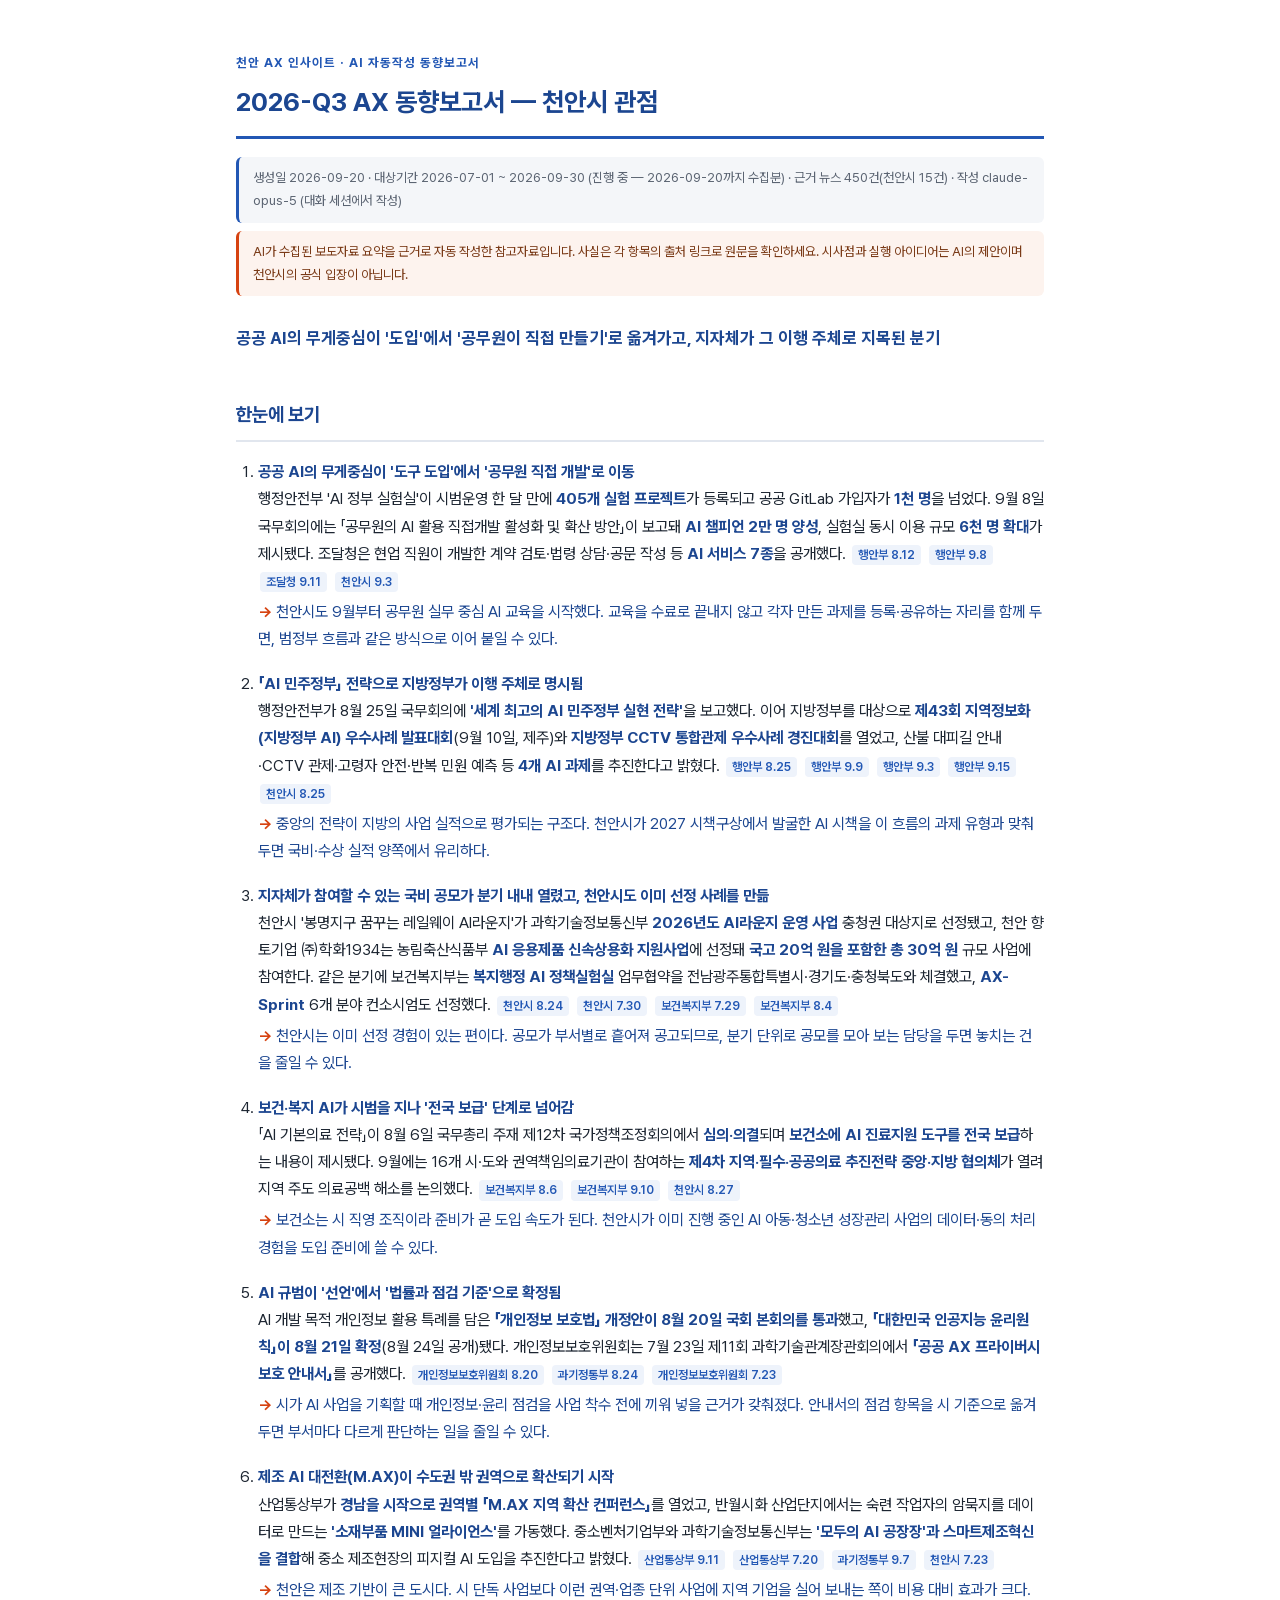
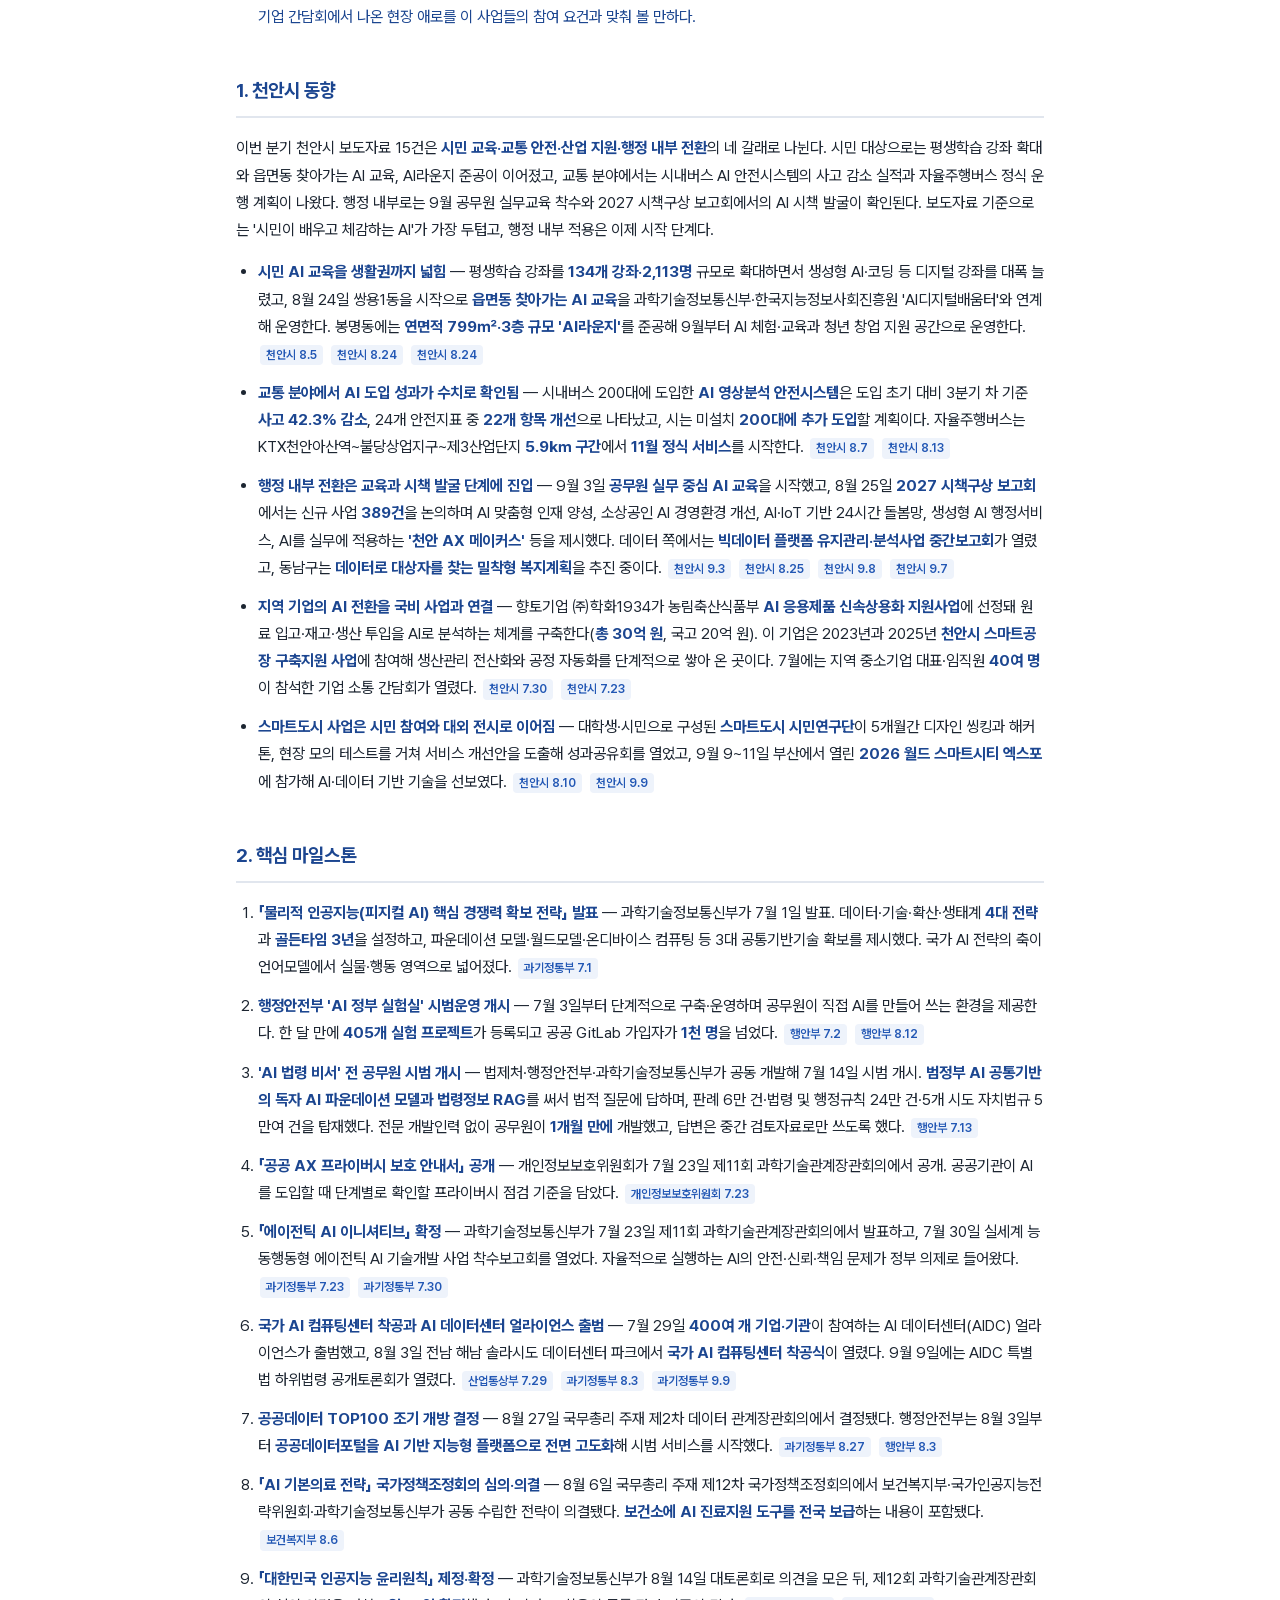
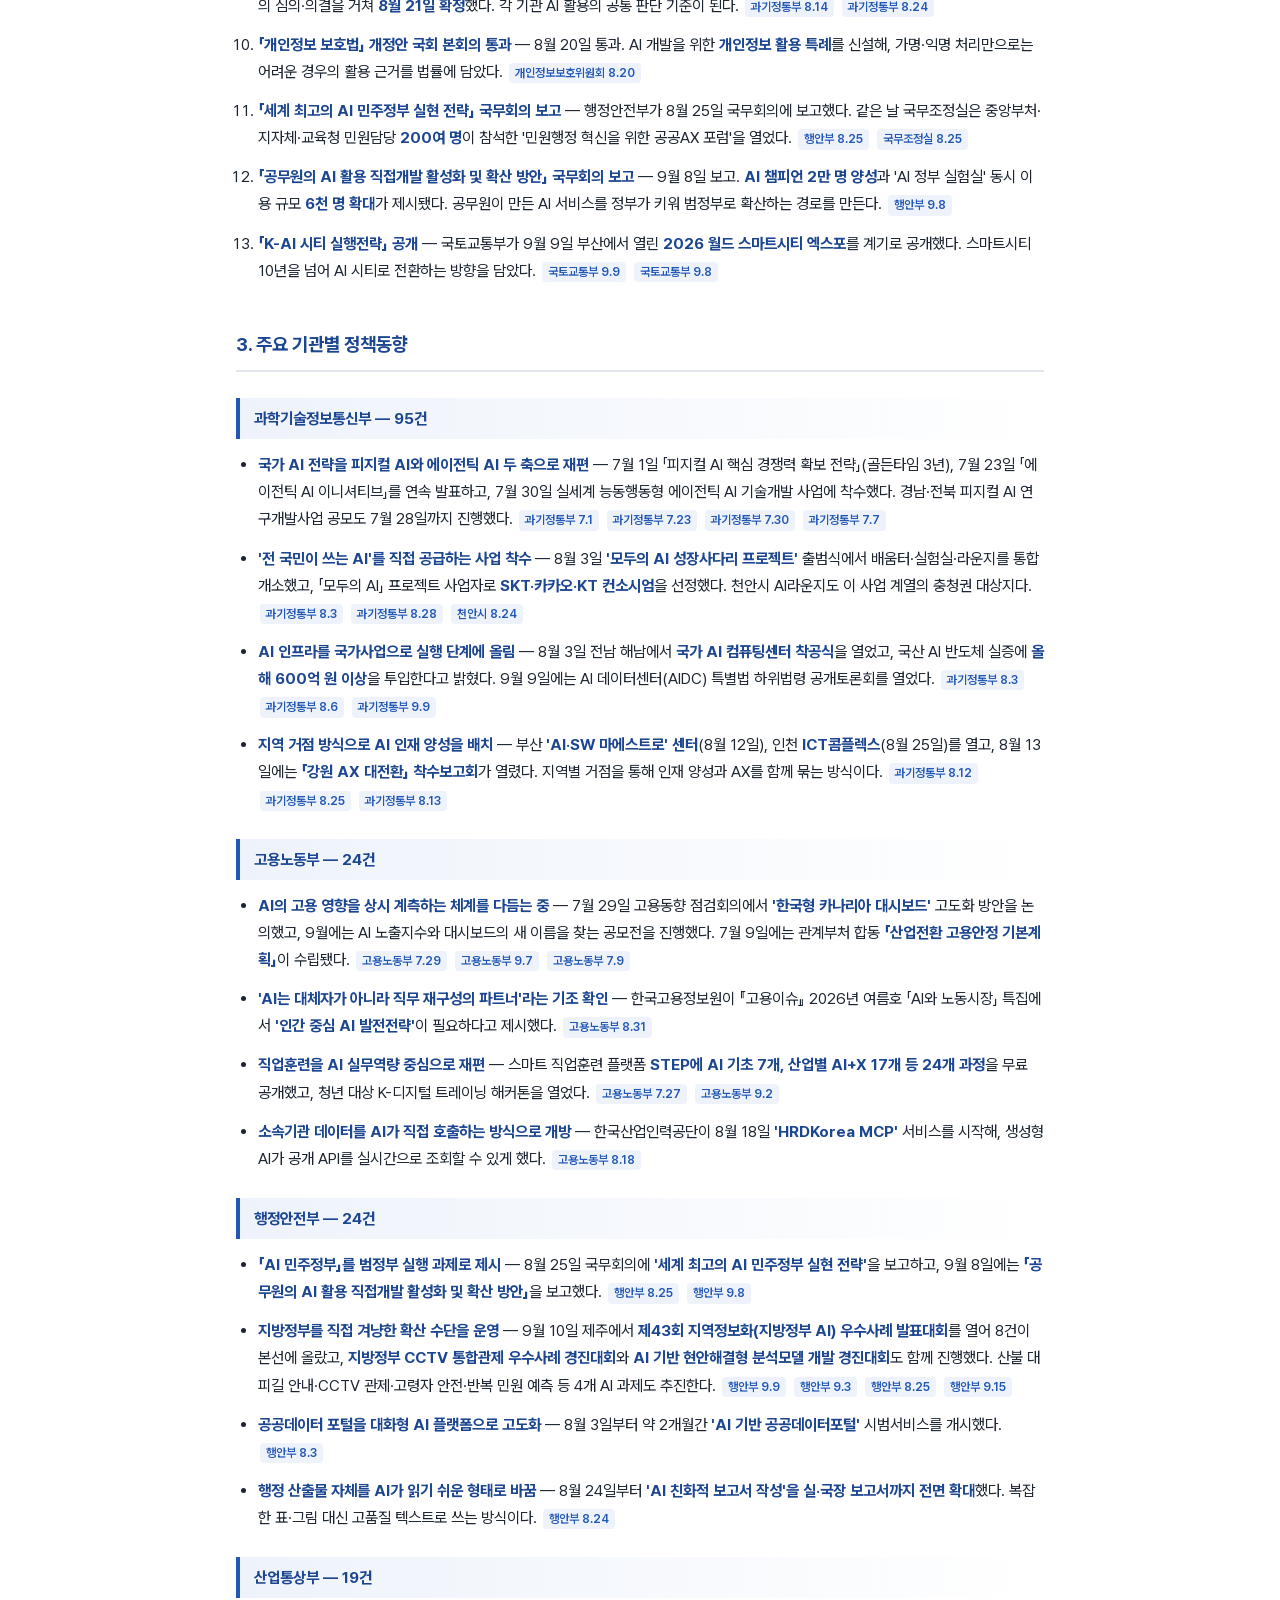
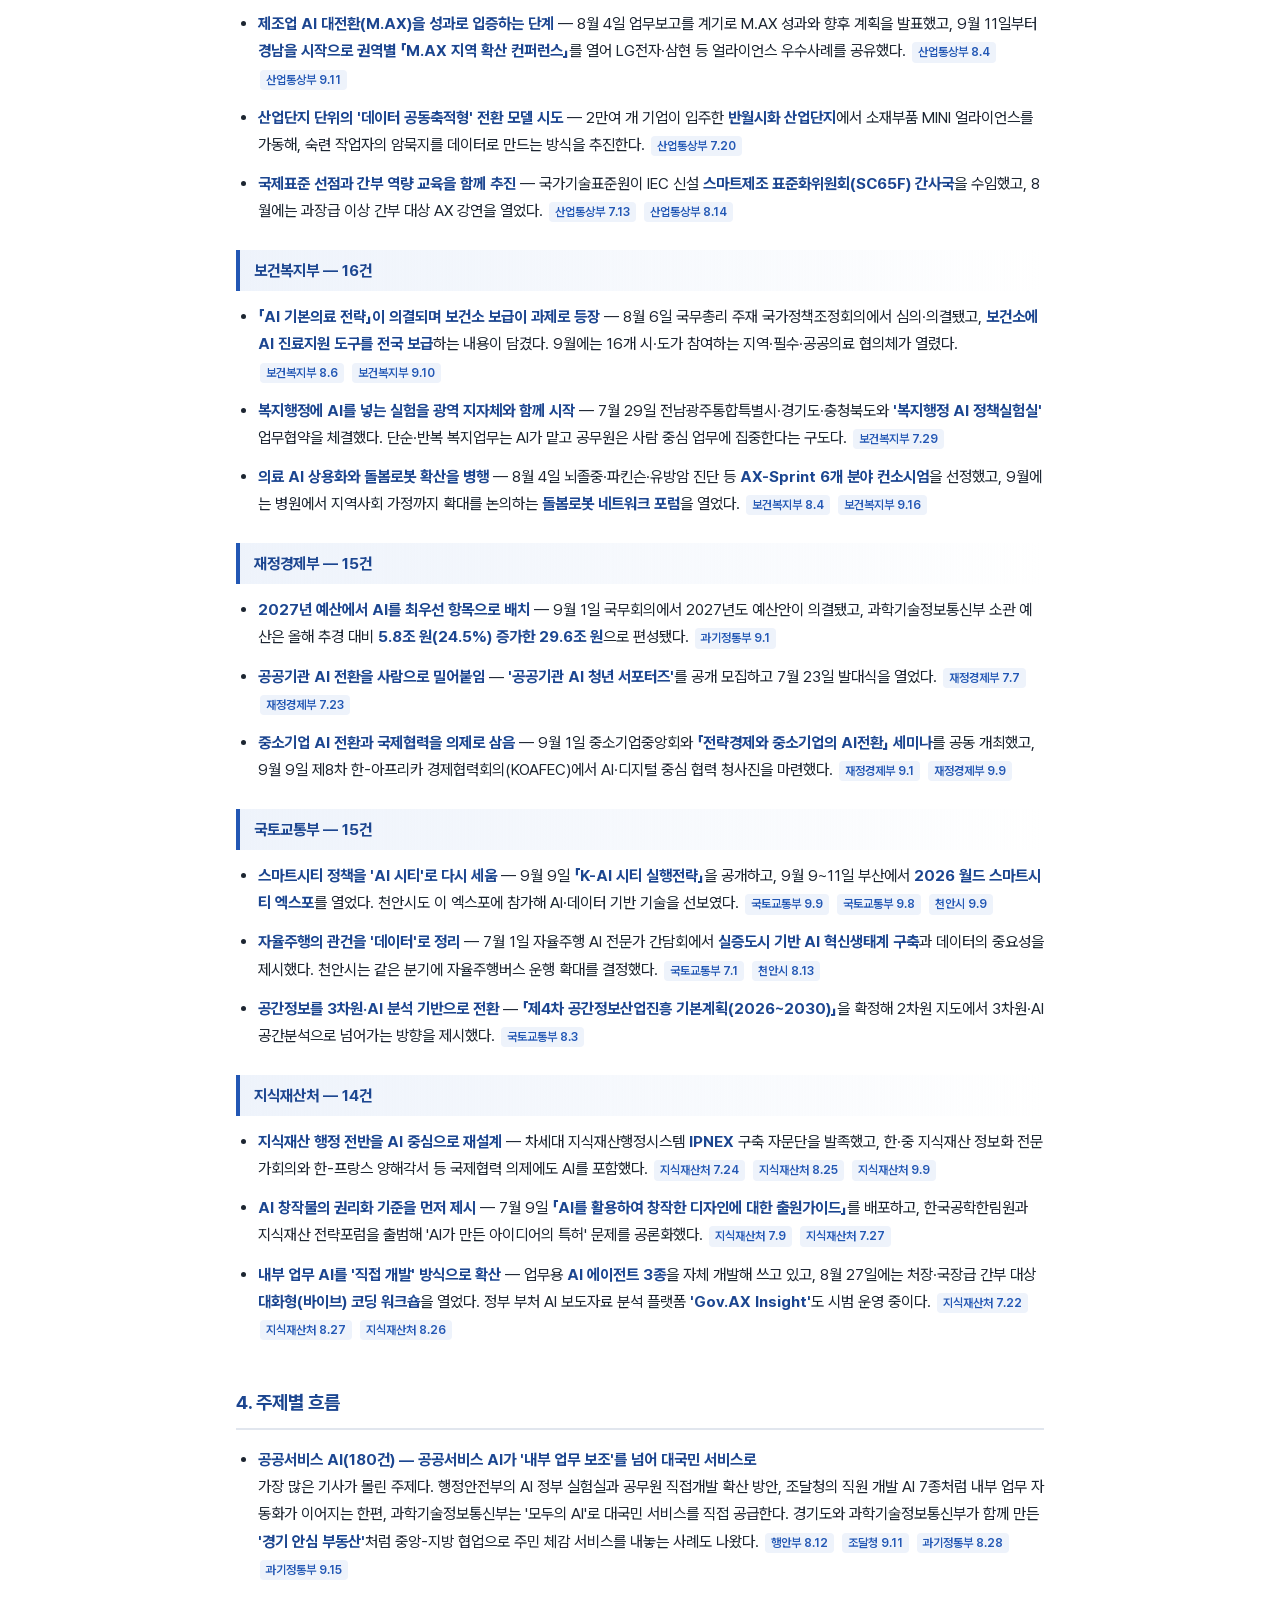
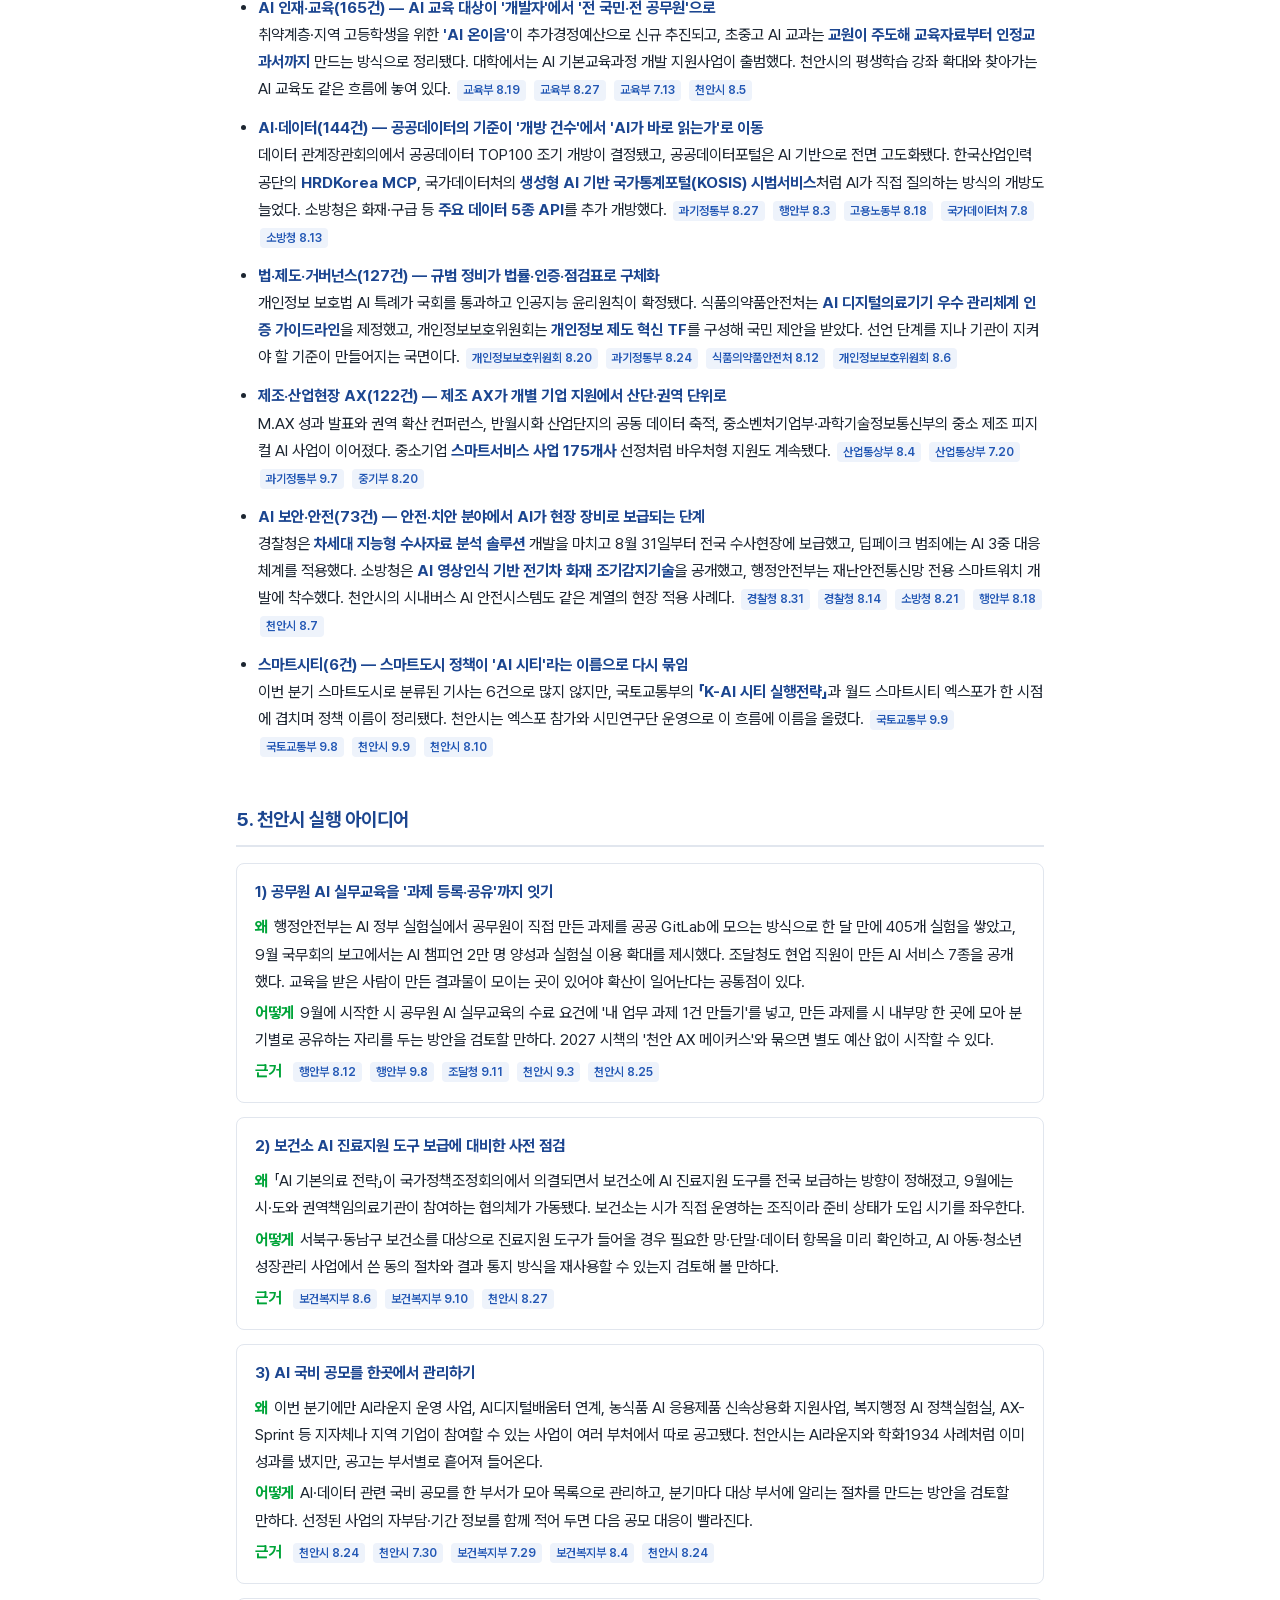
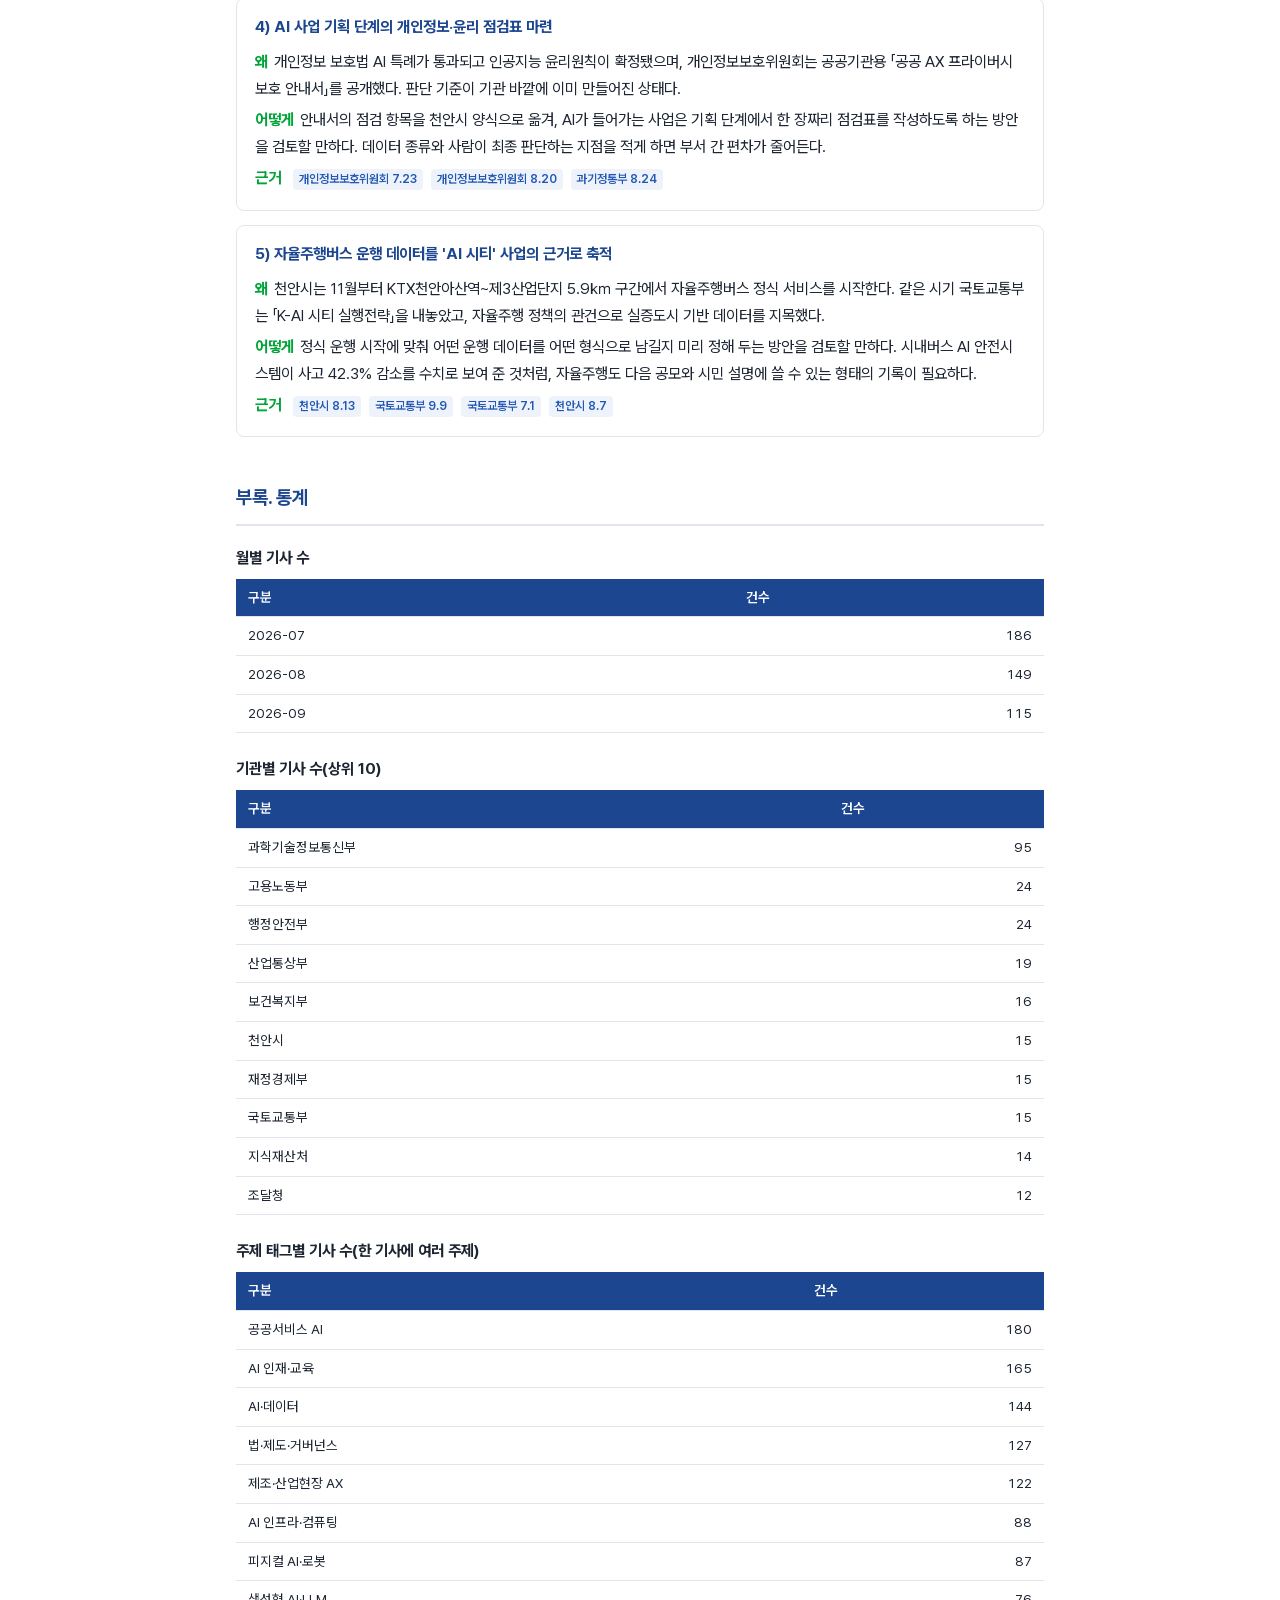
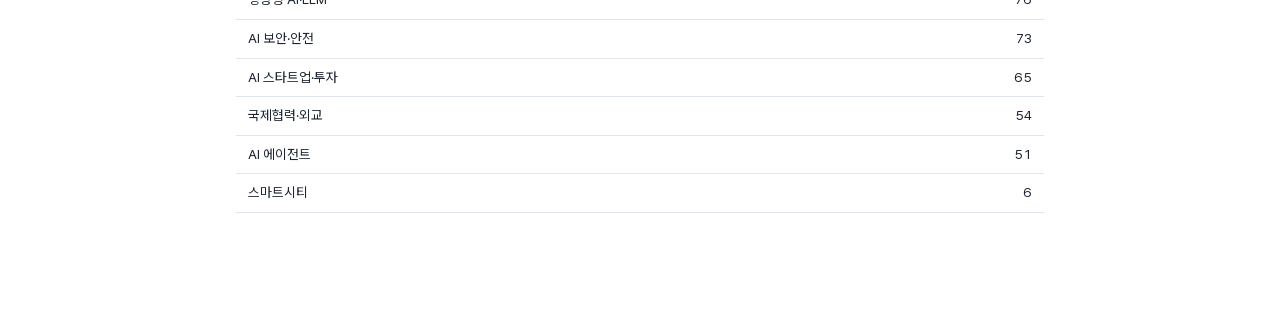
<file: data/reports/cheonan/quarter-2026-Q3.html>
<!DOCTYPE html>
<html lang="ko"><head><meta charset="UTF-8">
<meta name="viewport" content="width=device-width, initial-scale=1.0">
<title>2026-Q3 AX 동향보고서 — 천안시 관점</title>
<link rel="stylesheet" href="../../../assets/fonts.css">
<style>
  :root { --primary:#2257b4; --primary-dim:#1c4690; --accent:#d64210; --green:#00a439;
          --ink:#1c2531; --muted:#5b6472; --line:#e1e6ee; --soft:#eef3fb; --warn-bg:#fdf3ee; }
  * { box-sizing:border-box; }
  body { font-family:"Pretendard Variable","Pretendard","Malgun Gothic","Apple SD Gothic Neo",sans-serif;
         max-width:880px; margin:0 auto; padding:52px 36px 90px; color:var(--ink);
         line-height:1.75; font-size:15.5px; -webkit-font-smoothing:antialiased; }
  .kicker { font-size:12.5px; letter-spacing:.08em; color:var(--primary); font-weight:700; margin-bottom:10px; }
  h1 { font-size:26px; line-height:1.4; color:var(--primary-dim); margin:0 0 18px;
       padding-bottom:16px; border-bottom:3px solid var(--primary); }
  .meta, .warn { font-size:13px; padding:10px 14px; border-radius:6px; margin:0 0 8px; }
  .meta { color:var(--muted); background:#f4f6f9; border-left:3px solid var(--primary); }
  .warn { color:#7a3a17; background:var(--warn-bg); border-left:3px solid var(--accent); }
  .headline { font-size:17px; font-weight:700; color:var(--primary-dim); margin:28px 0 8px; }
  h2 { font-size:19px; margin:44px 0 16px; color:var(--primary-dim); padding-bottom:9px;
       border-bottom:2px solid var(--line); }
  h3 { font-size:15.5px; margin:26px 0 12px; padding:7px 14px; border-left:4px solid var(--primary);
       color:var(--primary-dim); background:linear-gradient(90deg,var(--soft),transparent);
       border-radius:0 6px 6px 0; }
  ul, ol { padding-left:22px; margin:0 0 8px; }
  li { margin-bottom:12px; }
  strong { color:var(--primary-dim); }
  .brief li { margin-bottom:18px; }
  .brief .impl { margin-top:4px; color:var(--primary-dim); }
  .brief .impl::before { content:"→ "; color:var(--accent); font-weight:700; }
  .refs { white-space:normal; }
  a.src { display:inline-block; font-size:12px; font-weight:600; color:var(--primary);
          background:var(--soft); border-radius:4px; padding:0 6px; margin:0 2px;
          text-decoration:none; line-height:1.7; }
  a.src:hover { background:var(--primary); color:#fff; }
  .idea { border:1px solid var(--line); border-radius:8px; padding:14px 18px; margin:0 0 14px; }
  .idea h3 { margin:0 0 8px; background:none; border:0; padding:0; }
  .idea p { margin:4px 0; }
  .idea .lbl { font-weight:700; color:var(--green); margin-right:6px; }
  table { border-collapse:collapse; width:100%; font-size:13.5px; margin:8px 0 22px; }
  th, td { border-bottom:1px solid var(--line); padding:7px 12px; text-align:left; }
  th { background:var(--primary-dim); color:#fff; font-weight:600; }
  td.n { text-align:right; font-variant-numeric:tabular-nums; }
  .caption { font-weight:700; margin:18px 0 4px; }
  @media print { body { padding:0; } a.src { background:none; padding:0; } }
</style></head><body>
<div class="kicker">천안 AX 인사이트 · AI 자동작성 동향보고서</div>
<h1>2026-Q3 AX 동향보고서 — 천안시 관점</h1>
<p class="meta">생성일 2026-09-20 · 대상기간 2026-07-01 ~ 2026-09-30 (진행 중 — 2026-09-20까지 수집분) · 근거 뉴스 450건(천안시 15건) · 작성 claude-opus-5 (대화 세션에서 작성)</p>
<p class="warn">AI가 수집된 보도자료 요약을 근거로 자동 작성한 참고자료입니다. 사실은 각 항목의 출처 링크로 원문을 확인하세요. 시사점과 실행 아이디어는 AI의 제안이며 천안시의 공식 입장이 아닙니다.</p>
<p class="headline">공공 AI의 무게중심이 &#39;도입&#39;에서 &#39;공무원이 직접 만들기&#39;로 옮겨가고, 지자체가 그 이행 주체로 지목된 분기</p>
<h2>한눈에 보기</h2>
<ol class="brief">
<li><strong>공공 AI의 무게중심이 &#39;도구 도입&#39;에서 &#39;공무원 직접 개발&#39;로 이동</strong><div>행정안전부 &#39;AI 정부 실험실&#39;이 시범운영 한 달 만에 <strong>405개 실험 프로젝트</strong>가 등록되고 공공 GitLab 가입자가 <strong>1천 명</strong>을 넘었다. 9월 8일 국무회의에는 「공무원의 AI 활용 직접개발 활성화 및 확산 방안」이 보고돼 <strong>AI 챔피언 2만 명 양성</strong>, 실험실 동시 이용 규모 <strong>6천 명 확대</strong>가 제시됐다. 조달청은 현업 직원이 개발한 계약 검토·법령 상담·공문 작성 등 <strong>AI 서비스 7종</strong>을 공개했다. <span class="refs"><a class="src" href="https://www.korea.kr/briefing/pressReleaseView.do?newsId=156774173&amp;pageIndex=1&amp;repCodeType=&amp;repCode=A00031&amp;startDate=2025-08-12&amp;endDate=2026-08-12&amp;srchWord=&amp;period=" target="_blank" rel="noopener" title="과장도 주무관도 &#39;AI 개발자&#39;로 &#39;AI 정부 실험실&#39; 한 달 만에 405개 실험">행안부 8.12</a> <a class="src" href="https://www.korea.kr/briefing/pressReleaseView.do?newsId=156780691" target="_blank" rel="noopener" title="공무원이 만든 AI 서비스, 정부가 키워 범정부 혁신으로">행안부 9.8</a> <a class="src" href="https://www.korea.kr/briefing/pressReleaseView.do?newsId=156781295" target="_blank" rel="noopener" title="직원이 직접 만든 AI로 &#39;조달업무 혁신&#39; 속도낸다">조달청 9.11</a> <a class="src" href="https://www.cheonan.go.kr/bbs/BBSMSTR_000000000030/view.do?nttId=B000000513588Tn0nY1" target="_blank" rel="noopener" title="“인공지능으로 일하는 방식 바꾼다”…천안시, 공무원 실무교육 돌입">천안시 9.3</a></span></div><div class="impl">천안시도 9월부터 공무원 실무 중심 AI 교육을 시작했다. 교육을 수료로 끝내지 않고 각자 만든 과제를 등록·공유하는 자리를 함께 두면, 범정부 흐름과 같은 방식으로 이어 붙일 수 있다.</div></li>
<li><strong>「AI 민주정부」 전략으로 지방정부가 이행 주체로 명시됨</strong><div>행정안전부가 8월 25일 국무회의에 <strong>&#39;세계 최고의 AI 민주정부 실현 전략&#39;</strong>을 보고했다. 이어 지방정부를 대상으로 <strong>제43회 지역정보화(지방정부 AI) 우수사례 발표대회</strong>(9월 10일, 제주)와 <strong>지방정부 CCTV 통합관제 우수사례 경진대회</strong>를 열었고, 산불 대피길 안내·CCTV 관제·고령자 안전·반복 민원 예측 등 <strong>4개 AI 과제</strong>를 추진한다고 밝혔다. <span class="refs"><a class="src" href="https://www.korea.kr/briefing/pressReleaseView.do?newsId=156775430&amp;pageIndex=1&amp;repCodeType=&amp;repCode=A00031&amp;startDate=2025-08-26&amp;endDate=2026-08-26&amp;srchWord=&amp;period=" target="_blank" rel="noopener" title="국민이 주인 되는 정부, AI로 만든다 「AI 민주정부」 실현 본격 추진">행안부 8.25</a> <a class="src" href="https://www.korea.kr/briefing/pressReleaseView.do?newsId=156780845" target="_blank" rel="noopener" title="&quot;반복 행정 줄이고 재난 대응 빨라져&quot;… 지방정부 인공지능(AI) 혁신 한자리에">행안부 9.9</a> <a class="src" href="https://www.korea.kr/briefing/pressReleaseView.do?newsId=156780053&amp;pageIndex=1&amp;repCodeType=&amp;repCode=A00031&amp;startDate=2025-09-03&amp;endDate=2026-09-03&amp;srchWord=&amp;period=" target="_blank" rel="noopener" title="인공지능(AI)과 CCTV로 더 안전해지는 우리 동네">행안부 9.3</a> <a class="src" href="https://www.korea.kr/briefing/pressReleaseView.do?newsId=156781692" target="_blank" rel="noopener" title="산불 대피길 찾고 반복 민원 예측... AI로 &#39;한발 앞선 행정&#39; 추진">행안부 9.15</a> <a class="src" href="https://www.cheonan.go.kr/bbs/BBSMSTR_000000000030/view.do?nttId=B000000512752Ff6dP5" target="_blank" rel="noopener" title="천안시, 시정 밑그림 그린다…AI 행정 등 389개 시책 논의">천안시 8.25</a></span></div><div class="impl">중앙의 전략이 지방의 사업 실적으로 평가되는 구조다. 천안시가 2027 시책구상에서 발굴한 AI 시책을 이 흐름의 과제 유형과 맞춰 두면 국비·수상 실적 양쪽에서 유리하다.</div></li>
<li><strong>지자체가 참여할 수 있는 국비 공모가 분기 내내 열렸고, 천안시도 이미 선정 사례를 만듦</strong><div>천안시 &#39;봉명지구 꿈꾸는 레일웨이 AI라운지&#39;가 과학기술정보통신부 <strong>2026년도 AI라운지 운영 사업</strong> 충청권 대상지로 선정됐고, 천안 향토기업 ㈜학화1934는 농림축산식품부 <strong>AI 응용제품 신속상용화 지원사업</strong>에 선정돼 <strong>국고 20억 원을 포함한 총 30억 원</strong> 규모 사업에 참여한다. 같은 분기에 보건복지부는 <strong>복지행정 AI 정책실험실</strong> 업무협약을 전남광주통합특별시·경기도·충청북도와 체결했고, <strong>AX-Sprint</strong> 6개 분야 컨소시엄도 선정했다. <span class="refs"><a class="src" href="https://www.cheonan.go.kr/bbs/BBSMSTR_000000000030/view.do?nttId=B000000512738Xf8sF1" target="_blank" rel="noopener" title="천안시, 인공지능 체험 및 창업 공간 ‘봉명지구 꿈꾸는 레일웨이 AI라운지’ 준공…내달 운영">천안시 8.24</a> <a class="src" href="https://www.cheonan.go.kr/bbs/BBSMSTR_000000000030/view.do?nttId=B000000511470Uh6kU0" target="_blank" rel="noopener" title="천안 향토기업 ‘학화1934’, 스마트공장 기반 인공지능 제조 혁신 본격화">천안시 7.30</a> <a class="src" href="https://www.korea.kr/briefing/pressReleaseView.do?newsId=156772569&amp;pageIndex=1&amp;repCodeType=&amp;repCode=A00012&amp;startDate=2025-07-29&amp;endDate=2026-07-29&amp;srchWord=&amp;period=" target="_blank" rel="noopener" title="단순·반복 복지업무는 AI가 효율적으로, 공무원은 사람 중심 업무에 집중한다">보건복지부 7.29</a> <a class="src" href="https://www.korea.kr/briefing/pressReleaseView.do?newsId=156773299&amp;pageIndex=1&amp;repCodeType=&amp;repCode=A00012&amp;startDate=2025-08-05&amp;endDate=2026-08-05&amp;srchWord=&amp;period=" target="_blank" rel="noopener" title="AI가 뇌졸중·파킨슨·유방암 진단 돕는다 AX-Sprint 사업 6개 분야 컨소시엄 선정">보건복지부 8.4</a></span></div><div class="impl">천안시는 이미 선정 경험이 있는 편이다. 공모가 부서별로 흩어져 공고되므로, 분기 단위로 공모를 모아 보는 담당을 두면 놓치는 건을 줄일 수 있다.</div></li>
<li><strong>보건·복지 AI가 시범을 지나 &#39;전국 보급&#39; 단계로 넘어감</strong><div>「AI 기본의료 전략」이 8월 6일 국무총리 주재 제12차 국가정책조정회의에서 <strong>심의·의결</strong>되며 <strong>보건소에 AI 진료지원 도구를 전국 보급</strong>하는 내용이 제시됐다. 9월에는 16개 시·도와 권역책임의료기관이 참여하는 <strong>제4차 지역·필수·공공의료 추진전략 중앙·지방 협의체</strong>가 열려 지역 주도 의료공백 해소를 논의했다. <span class="refs"><a class="src" href="https://www.korea.kr/briefing/pressReleaseView.do?newsId=156773551&amp;pageIndex=1&amp;repCodeType=&amp;repCode=A00012&amp;startDate=2025-08-09&amp;endDate=2026-08-09&amp;srchWord=&amp;period=" target="_blank" rel="noopener" title="우리 동네 보건소에서도 대학병원급 AI 진료, 전국에 AI 진료지원 도구 보급한다">보건복지부 8.6</a> <a class="src" href="https://www.korea.kr/briefing/pressReleaseView.do?newsId=156781123" target="_blank" rel="noopener" title="지역이 설계하고 AI가 밀어준다…지역필수의료, 새판 짠다">보건복지부 9.10</a> <a class="src" href="https://www.cheonan.go.kr/bbs/BBSMSTR_000000000030/view.do?nttId=B000000513039Nd3rE2" target="_blank" rel="noopener" title="천안시, 인공지능 활용해 아동 및 청소년 건강한 성장 지원">천안시 8.27</a></span></div><div class="impl">보건소는 시 직영 조직이라 준비가 곧 도입 속도가 된다. 천안시가 이미 진행 중인 AI 아동·청소년 성장관리 사업의 데이터·동의 처리 경험을 도입 준비에 쓸 수 있다.</div></li>
<li><strong>AI 규범이 &#39;선언&#39;에서 &#39;법률과 점검 기준&#39;으로 확정됨</strong><div>AI 개발 목적 개인정보 활용 특례를 담은 <strong>「개인정보 보호법」 개정안이 8월 20일 국회 본회의를 통과</strong>했고, <strong>「대한민국 인공지능 윤리원칙」이 8월 21일 확정</strong>(8월 24일 공개)됐다. 개인정보보호위원회는 7월 23일 제11회 과학기술관계장관회의에서 <strong>「공공 AX 프라이버시 보호 안내서」</strong>를 공개했다. <span class="refs"><a class="src" href="https://www.korea.kr/briefing/pressReleaseView.do?newsId=156774994&amp;pageIndex=1&amp;repCodeType=&amp;repCode=C00019&amp;startDate=2025-08-21&amp;endDate=2026-08-21&amp;srchWord=&amp;period=" target="_blank" rel="noopener" title="안전한 인공지능 개발을 위한 개인정보 활용 특례 신설 「개인정보 보호법」 개정안 국회 본회의 통과">개인정보보호위원회 8.20</a> <a class="src" href="https://www.korea.kr/briefing/pressReleaseView.do?newsId=156775263&amp;pageIndex=1&amp;repCodeType=&amp;repCode=A00033&amp;startDate=2025-08-24&amp;endDate=2026-08-24&amp;srchWord=&amp;period=" target="_blank" rel="noopener" title="[보도참고 ] 정부, ｢대한민국 인공지능 윤리원칙｣ 제정">과기정통부 8.24</a> <a class="src" href="https://www.korea.kr/briefing/pressReleaseView.do?newsId=156771824&amp;pageIndex=1&amp;repCodeType=&amp;repCode=C00019&amp;startDate=2025-07-28&amp;endDate=2026-07-28&amp;srchWord=&amp;period=" target="_blank" rel="noopener" title="국민이 신뢰할 수 있는 공공 인공지능 전환(AX),프라이버시 보호로 적극 뒷받침">개인정보보호위원회 7.23</a></span></div><div class="impl">시가 AI 사업을 기획할 때 개인정보·윤리 점검을 사업 착수 전에 끼워 넣을 근거가 갖춰졌다. 안내서의 점검 항목을 시 기준으로 옮겨 두면 부서마다 다르게 판단하는 일을 줄일 수 있다.</div></li>
<li><strong>제조 AI 대전환(M.AX)이 수도권 밖 권역으로 확산되기 시작</strong><div>산업통상부가 <strong>경남을 시작으로 권역별 「M.AX 지역 확산 컨퍼런스」</strong>를 열었고, 반월시화 산업단지에서는 숙련 작업자의 암묵지를 데이터로 만드는 <strong>&#39;소재부품 MINI 얼라이언스&#39;</strong>를 가동했다. 중소벤처기업부와 과학기술정보통신부는 <strong>&#39;모두의 AI 공장장&#39;과 스마트제조혁신을 결합</strong>해 중소 제조현장의 피지컬 AI 도입을 추진한다고 밝혔다. <span class="refs"><a class="src" href="https://www.korea.kr/briefing/pressReleaseView.do?newsId=156781320" target="_blank" rel="noopener" title="지역 기업의 AI 전환, M.AX로 앞당긴다">산업통상부 9.11</a> <a class="src" href="https://www.korea.kr/briefing/pressReleaseView.do?newsId=156771346&amp;pageIndex=1&amp;repCodeType=&amp;repCode=A00015&amp;startDate=2025-07-24&amp;endDate=2026-07-24&amp;srchWord=&amp;period=" target="_blank" rel="noopener" title="다양한 소재부품 공정을 하나의 M.AX로, 반월시화에서 시작되는 &#39;중소의 기적&#39;">산업통상부 7.20</a> <a class="src" href="https://www.korea.kr/briefing/pressReleaseView.do?newsId=156780527" target="_blank" rel="noopener" title="과기정통부-중기부, &quot;물리적 인공지능(피지컬 AI)으로 중소제조 현장의 미래를 연다&quot;">과기정통부 9.7</a> <a class="src" href="https://www.cheonan.go.kr/bbs/BBSMSTR_000000000030/view.do?nttId=B000000511077Dj0xD6" target="_blank" rel="noopener" title="인공지능 전환 시대 기업 성장 모색…천안서 ‘기업 소통 간담회’ 열려">천안시 7.23</a></span></div><div class="impl">천안은 제조 기반이 큰 도시다. 시 단독 사업보다 이런 권역·업종 단위 사업에 지역 기업을 실어 보내는 쪽이 비용 대비 효과가 크다. 기업 간담회에서 나온 현장 애로를 이 사업들의 참여 요건과 맞춰 볼 만하다.</div></li>
</ol>
<h2>1. 천안시 동향</h2>
<p>이번 분기 천안시 보도자료 15건은 <strong>시민 교육·교통 안전·산업 지원·행정 내부 전환</strong>의 네 갈래로 나뉜다. 시민 대상으로는 평생학습 강좌 확대와 읍면동 찾아가는 AI 교육, AI라운지 준공이 이어졌고, 교통 분야에서는 시내버스 AI 안전시스템의 사고 감소 실적과 자율주행버스 정식 운행 계획이 나왔다. 행정 내부로는 9월 공무원 실무교육 착수와 2027 시책구상 보고회에서의 AI 시책 발굴이 확인된다. 보도자료 기준으로는 &#39;시민이 배우고 체감하는 AI&#39;가 가장 두텁고, 행정 내부 적용은 이제 시작 단계다.</p>
<ul>
<li><strong>시민 AI 교육을 생활권까지 넓힘</strong> — 평생학습 강좌를 <strong>134개 강좌·2,113명</strong> 규모로 확대하면서 생성형 AI·코딩 등 디지털 강좌를 대폭 늘렸고, 8월 24일 쌍용1동을 시작으로 <strong>읍면동 찾아가는 AI 교육</strong>을 과학기술정보통신부·한국지능정보사회진흥원 &#39;AI디지털배움터&#39;와 연계해 운영한다. 봉명동에는 <strong>연면적 799㎡·3층 규모 &#39;AI라운지&#39;</strong>를 준공해 9월부터 AI 체험·교육과 청년 창업 지원 공간으로 운영한다. <span class="refs"><a class="src" href="https://www.cheonan.go.kr/bbs/BBSMSTR_000000000030/view.do?nttId=B000000511774Gd1qY0" target="_blank" rel="noopener" title="천안시, 생성형 인공지능 및 디지털 교육 등 평생학습 강좌 확대">천안시 8.5</a> <a class="src" href="https://www.cheonan.go.kr/bbs/BBSMSTR_000000000030/view.do?nttId=B000000512741Qi4kI8" target="_blank" rel="noopener" title="천안시, ‘시민 누구나 AI 배우는 도시’ 구축…찾아가는 교육 본격화">천안시 8.24</a> <a class="src" href="https://www.cheonan.go.kr/bbs/BBSMSTR_000000000030/view.do?nttId=B000000512738Xf8sF1" target="_blank" rel="noopener" title="천안시, 인공지능 체험 및 창업 공간 ‘봉명지구 꿈꾸는 레일웨이 AI라운지’ 준공…내달 운영">천안시 8.24</a></span></li>
<li><strong>교통 분야에서 AI 도입 성과가 수치로 확인됨</strong> — 시내버스 200대에 도입한 <strong>AI 영상분석 안전시스템</strong>은 도입 초기 대비 3분기 차 기준 <strong>사고 42.3% 감소</strong>, 24개 안전지표 중 <strong>22개 항목 개선</strong>으로 나타났고, 시는 미설치 <strong>200대에 추가 도입</strong>할 계획이다. 자율주행버스는 KTX천안아산역~불당상업지구~제3산업단지 <strong>5.9㎞ 구간</strong>에서 <strong>11월 정식 서비스</strong>를 시작한다. <span class="refs"><a class="src" href="https://www.cheonan.go.kr/bbs/BBSMSTR_000000000030/view.do?nttId=B000000511935Cj9lJ3" target="_blank" rel="noopener" title="천안시, 시내버스 인공지능 안전시스템 도입 후 사고 감소 효과">천안시 8.7</a> <a class="src" href="https://www.cheonan.go.kr/bbs/BBSMSTR_000000000030/view.do?nttId=B000000512274Gm0gS9" target="_blank" rel="noopener" title="천안시, 자율주행버스 운행 확대…11월 정식 서비스 개시">천안시 8.13</a></span></li>
<li><strong>행정 내부 전환은 교육과 시책 발굴 단계에 진입</strong> — 9월 3일 <strong>공무원 실무 중심 AI 교육</strong>을 시작했고, 8월 25일 <strong>2027 시책구상 보고회</strong>에서는 신규 사업 <strong>389건</strong>을 논의하며 AI 맞춤형 인재 양성, 소상공인 AI 경영환경 개선, AI·IoT 기반 24시간 돌봄망, 생성형 AI 행정서비스, AI를 실무에 적용하는 <strong>&#39;천안 AX 메이커스&#39;</strong> 등을 제시했다. 데이터 쪽에서는 <strong>빅데이터 플랫폼 유지관리·분석사업 중간보고회</strong>가 열렸고, 동남구는 <strong>데이터로 대상자를 찾는 밀착형 복지계획</strong>을 추진 중이다. <span class="refs"><a class="src" href="https://www.cheonan.go.kr/bbs/BBSMSTR_000000000030/view.do?nttId=B000000513588Tn0nY1" target="_blank" rel="noopener" title="“인공지능으로 일하는 방식 바꾼다”…천안시, 공무원 실무교육 돌입">천안시 9.3</a> <a class="src" href="https://www.cheonan.go.kr/bbs/BBSMSTR_000000000030/view.do?nttId=B000000512752Ff6dP5" target="_blank" rel="noopener" title="천안시, 시정 밑그림 그린다…AI 행정 등 389개 시책 논의">천안시 8.25</a> <a class="src" href="https://www.cheonan.go.kr/bbs/BBSMSTR_000000000030/view.do?nttId=B000000513619Ll1zU8" target="_blank" rel="noopener" title="천안시, 빅데이터 플랫폼 유지관리 및 분석사업 중간보고회">천안시 9.8</a> <a class="src" href="https://www.cheonan.go.kr/bbs/BBSMSTR_000000000030/view.do?nttId=B000000513603Is6eI5" target="_blank" rel="noopener" title="천안시 동남구, ‘데이터 중심 밀착 복지계획’ 추진… 신청주의 한계 극복">천안시 9.7</a></span></li>
<li><strong>지역 기업의 AI 전환을 국비 사업과 연결</strong> — 향토기업 ㈜학화1934가 농림축산식품부 <strong>AI 응용제품 신속상용화 지원사업</strong>에 선정돼 원료 입고·재고·생산 투입을 AI로 분석하는 체계를 구축한다(<strong>총 30억 원</strong>, 국고 20억 원). 이 기업은 2023년과 2025년 <strong>천안시 스마트공장 구축지원 사업</strong>에 참여해 생산관리 전산화와 공정 자동화를 단계적으로 쌓아 온 곳이다. 7월에는 지역 중소기업 대표·임직원 <strong>40여 명</strong>이 참석한 기업 소통 간담회가 열렸다. <span class="refs"><a class="src" href="https://www.cheonan.go.kr/bbs/BBSMSTR_000000000030/view.do?nttId=B000000511470Uh6kU0" target="_blank" rel="noopener" title="천안 향토기업 ‘학화1934’, 스마트공장 기반 인공지능 제조 혁신 본격화">천안시 7.30</a> <a class="src" href="https://www.cheonan.go.kr/bbs/BBSMSTR_000000000030/view.do?nttId=B000000511077Dj0xD6" target="_blank" rel="noopener" title="인공지능 전환 시대 기업 성장 모색…천안서 ‘기업 소통 간담회’ 열려">천안시 7.23</a></span></li>
<li><strong>스마트도시 사업은 시민 참여와 대외 전시로 이어짐</strong> — 대학생·시민으로 구성된 <strong>스마트도시 시민연구단</strong>이 5개월간 디자인 씽킹과 해커톤, 현장 모의 테스트를 거쳐 서비스 개선안을 도출해 성과공유회를 열었고, 9월 9~11일 부산에서 열린 <strong>2026 월드 스마트시티 엑스포</strong>에 참가해 AI·데이터 기반 기술을 선보였다. <span class="refs"><a class="src" href="https://www.cheonan.go.kr/bbs/BBSMSTR_000000000030/view.do?nttId=B000000512069Zw0oO9" target="_blank" rel="noopener" title="천안시 스마트도시 시민연구단, 5개월간 발굴한 아이디어 공유">천안시 8.10</a> <a class="src" href="https://www.cheonan.go.kr/bbs/BBSMSTR_000000000030/view.do?nttId=B000000513636Ah6qZ8" target="_blank" rel="noopener" title="천안시, 부산 ‘월드 스마트시티 엑스포’서 인공지능 혁신기술 공개">천안시 9.9</a></span></li>
</ul>
<h2>2. 핵심 마일스톤</h2>
<ol>
<li><strong>「물리적 인공지능(피지컬 AI) 핵심 경쟁력 확보 전략」 발표</strong> — 과학기술정보통신부가 7월 1일 발표. 데이터·기술·확산·생태계 <strong>4대 전략</strong>과 <strong>골든타임 3년</strong>을 설정하고, 파운데이션 모델·월드모델·온디바이스 컴퓨팅 등 3대 공통기반기술 확보를 제시했다. 국가 AI 전략의 축이 언어모델에서 실물·행동 영역으로 넓어졌다. <span class="refs"><a class="src" href="https://www.korea.kr/briefing/pressReleaseView.do?newsId=156769196&amp;pageIndex=2&amp;repCodeType=&amp;repCode=A00033&amp;startDate=2025-07-24&amp;endDate=2026-07-24&amp;srchWord=인공지능&amp;period=" target="_blank" rel="noopener" title="대한민국을 명실상부한 물리적 인공지능(피지컬 AI) 1강으로,,, 과기정통부, 「물리적 인공지능(피지컬 AI) 핵심 경쟁력 확보 전략」 발표">과기정통부 7.1</a></span></li>
<li><strong>행정안전부 &#39;AI 정부 실험실&#39; 시범운영 개시</strong> — 7월 3일부터 단계적으로 구축·운영하며 공무원이 직접 AI를 만들어 쓰는 환경을 제공한다. 한 달 만에 <strong>405개 실험 프로젝트</strong>가 등록되고 공공 GitLab 가입자가 <strong>1천 명</strong>을 넘었다. <span class="refs"><a class="src" href="https://www.korea.kr/briefing/pressReleaseView.do?newsId=156769299&amp;pageIndex=1&amp;repCodeType=&amp;repCode=A00031&amp;startDate=2025-07-24&amp;endDate=2026-07-24&amp;srchWord=인공지능&amp;period=" target="_blank" rel="noopener" title="공무원이 직접 만드는 AI 행정혁신 &#39;AI 정부 실험실&#39;에서 시작된다">행안부 7.2</a> <a class="src" href="https://www.korea.kr/briefing/pressReleaseView.do?newsId=156774173&amp;pageIndex=1&amp;repCodeType=&amp;repCode=A00031&amp;startDate=2025-08-12&amp;endDate=2026-08-12&amp;srchWord=&amp;period=" target="_blank" rel="noopener" title="과장도 주무관도 &#39;AI 개발자&#39;로 &#39;AI 정부 실험실&#39; 한 달 만에 405개 실험">행안부 8.12</a></span></li>
<li><strong>&#39;AI 법령 비서&#39; 전 공무원 시범 개시</strong> — 법제처·행정안전부·과학기술정보통신부가 공동 개발해 7월 14일 시범 개시. <strong>범정부 AI 공통기반의 독자 AI 파운데이션 모델과 법령정보 RAG</strong>를 써서 법적 질문에 답하며, 판례 6만 건·법령 및 행정규칙 24만 건·5개 시도 자치법규 5만여 건을 탑재했다. 전문 개발인력 없이 공무원이 <strong>1개월 만에</strong> 개발했고, 답변은 중간 검토자료로만 쓰도록 했다. <span class="refs"><a class="src" href="https://www.korea.kr/briefing/pressReleaseView.do?newsId=156770578&amp;pageIndex=1&amp;repCodeType=&amp;repCode=A00031&amp;startDate=2025-07-24&amp;endDate=2026-07-24&amp;srchWord=인공지능&amp;period=" target="_blank" rel="noopener" title="공무원이 직접 만든 &#39;AI 법령 비서&#39; 시범 개시">행안부 7.13</a></span></li>
<li><strong>「공공 AX 프라이버시 보호 안내서」 공개</strong> — 개인정보보호위원회가 7월 23일 제11회 과학기술관계장관회의에서 공개. 공공기관이 AI를 도입할 때 단계별로 확인할 프라이버시 점검 기준을 담았다. <span class="refs"><a class="src" href="https://www.korea.kr/briefing/pressReleaseView.do?newsId=156771824&amp;pageIndex=1&amp;repCodeType=&amp;repCode=C00019&amp;startDate=2025-07-28&amp;endDate=2026-07-28&amp;srchWord=&amp;period=" target="_blank" rel="noopener" title="국민이 신뢰할 수 있는 공공 인공지능 전환(AX),프라이버시 보호로 적극 뒷받침">개인정보보호위원회 7.23</a></span></li>
<li><strong>「에이전틱 AI 이니셔티브」 확정</strong> — 과학기술정보통신부가 7월 23일 제11회 과학기술관계장관회의에서 발표하고, 7월 30일 실세계 능동행동형 에이전틱 AI 기술개발 사업 착수보고회를 열었다. 자율적으로 실행하는 AI의 안전·신뢰·책임 문제가 정부 의제로 들어왔다. <span class="refs"><a class="src" href="https://www.korea.kr/briefing/pressReleaseView.do?newsId=156771817&amp;pageIndex=1&amp;repCodeType=&amp;repCode=A00033&amp;startDate=2025-07-24&amp;endDate=2026-07-24&amp;srchWord=&amp;period=" target="_blank" rel="noopener" title="[보도참고] 실행 중심의 에이전틱 AI 생태계 선점 본격 추진">과기정통부 7.23</a> <a class="src" href="https://www.korea.kr/briefing/pressReleaseView.do?newsId=156772773&amp;pageIndex=1&amp;repCodeType=&amp;repCode=A00033&amp;startDate=2025-07-31&amp;endDate=2026-07-31&amp;srchWord=&amp;period=" target="_blank" rel="noopener" title="자율형 인공지능(에이전틱 AI) 핵심기술 산업 확산을 위한 연구개발 사업 본격 착수">과기정통부 7.30</a></span></li>
<li><strong>국가 AI 컴퓨팅센터 착공과 AI 데이터센터 얼라이언스 출범</strong> — 7월 29일 <strong>400여 개 기업·기관</strong>이 참여하는 AI 데이터센터(AIDC) 얼라이언스가 출범했고, 8월 3일 전남 해남 솔라시도 데이터센터 파크에서 <strong>국가 AI 컴퓨팅센터 착공식</strong>이 열렸다. 9월 9일에는 AIDC 특별법 하위법령 공개토론회가 열렸다. <span class="refs"><a class="src" href="https://www.korea.kr/briefing/pressReleaseView.do?newsId=156772585&amp;pageIndex=1&amp;repCodeType=&amp;repCode=A00015&amp;startDate=2025-07-29&amp;endDate=2026-07-29&amp;srchWord=&amp;period=" target="_blank" rel="noopener" title="AI 데이터센터 국가 전략 산업화를 위한 &#39;AI 데이터센터 얼라이언스&#39; 본격 가동">산업통상부 7.29</a> <a class="src" href="https://www.korea.kr/briefing/pressReleaseView.do?newsId=156773197&amp;pageIndex=1&amp;repCodeType=&amp;repCode=A00033&amp;startDate=2025-08-03&amp;endDate=2026-08-03&amp;srchWord=&amp;period=" target="_blank" rel="noopener" title="인공지능 고속도로 핵심 인프라, ‘국가 인공지능 컴퓨팅센터’ 구축에 첫 삽">과기정통부 8.3</a> <a class="src" href="https://www.korea.kr/briefing/pressReleaseView.do?newsId=156780865" target="_blank" rel="noopener" title="과기정통부, 인공지능 데이터센터(AIDC) 특별법 하위법령 마련을 위한 공개토론회 개최">과기정통부 9.9</a></span></li>
<li><strong>공공데이터 TOP100 조기 개방 결정</strong> — 8월 27일 국무총리 주재 제2차 데이터 관계장관회의에서 결정됐다. 행정안전부는 8월 3일부터 <strong>공공데이터포털을 AI 기반 지능형 플랫폼으로 전면 고도화</strong>해 시범 서비스를 시작했다. <span class="refs"><a class="src" href="https://www.korea.kr/briefing/pressReleaseView.do?newsId=156775787&amp;pageIndex=1&amp;repCodeType=&amp;repCode=A00033&amp;startDate=2025-08-28&amp;endDate=2026-08-28&amp;srchWord=&amp;period=" target="_blank" rel="noopener" title="공공데이터 TOP100 조기개방… &quot;글로벌 AI 경쟁력 확보의 핵심&quot;">과기정통부 8.27</a> <a class="src" href="https://www.korea.kr/briefing/pressReleaseView.do?newsId=156773106&amp;pageIndex=1&amp;repCodeType=&amp;repCode=A00031&amp;startDate=2025-08-03&amp;endDate=2026-08-03&amp;srchWord=&amp;period=" target="_blank" rel="noopener" title="공공데이터 활용, 이제 AI에게 물어보세요 &#39;AI기반 공공데이터포털&#39; 서비스 개시">행안부 8.3</a></span></li>
<li><strong>「AI 기본의료 전략」 국가정책조정회의 심의·의결</strong> — 8월 6일 국무총리 주재 제12차 국가정책조정회의에서 보건복지부·국가인공지능전략위원회·과학기술정보통신부가 공동 수립한 전략이 의결됐다. <strong>보건소에 AI 진료지원 도구를 전국 보급</strong>하는 내용이 포함됐다. <span class="refs"><a class="src" href="https://www.korea.kr/briefing/pressReleaseView.do?newsId=156773551&amp;pageIndex=1&amp;repCodeType=&amp;repCode=A00012&amp;startDate=2025-08-09&amp;endDate=2026-08-09&amp;srchWord=&amp;period=" target="_blank" rel="noopener" title="우리 동네 보건소에서도 대학병원급 AI 진료, 전국에 AI 진료지원 도구 보급한다">보건복지부 8.6</a></span></li>
<li><strong>「대한민국 인공지능 윤리원칙」 제정·확정</strong> — 과학기술정보통신부가 8월 14일 대토론회로 의견을 모은 뒤, 제12회 과학기술관계장관회의 심의·의결을 거쳐 <strong>8월 21일 확정</strong>했다. 각 기관 AI 활용의 공통 판단 기준이 된다. <span class="refs"><a class="src" href="https://www.korea.kr/briefing/pressReleaseView.do?newsId=156774458&amp;pageIndex=1&amp;repCodeType=&amp;repCode=A00033&amp;startDate=2025-08-15&amp;endDate=2026-08-15&amp;srchWord=&amp;period=" target="_blank" rel="noopener" title="과기정통부, &quot;대한민국 인공지능 윤리원칙&quot; 대토론회 개최... 각계 의견 수렴">과기정통부 8.14</a> <a class="src" href="https://www.korea.kr/briefing/pressReleaseView.do?newsId=156775263&amp;pageIndex=1&amp;repCodeType=&amp;repCode=A00033&amp;startDate=2025-08-24&amp;endDate=2026-08-24&amp;srchWord=&amp;period=" target="_blank" rel="noopener" title="[보도참고 ] 정부, ｢대한민국 인공지능 윤리원칙｣ 제정">과기정통부 8.24</a></span></li>
<li><strong>「개인정보 보호법」 개정안 국회 본회의 통과</strong> — 8월 20일 통과. AI 개발을 위한 <strong>개인정보 활용 특례</strong>를 신설해, 가명·익명 처리만으로는 어려운 경우의 활용 근거를 법률에 담았다. <span class="refs"><a class="src" href="https://www.korea.kr/briefing/pressReleaseView.do?newsId=156774994&amp;pageIndex=1&amp;repCodeType=&amp;repCode=C00019&amp;startDate=2025-08-21&amp;endDate=2026-08-21&amp;srchWord=&amp;period=" target="_blank" rel="noopener" title="안전한 인공지능 개발을 위한 개인정보 활용 특례 신설 「개인정보 보호법」 개정안 국회 본회의 통과">개인정보보호위원회 8.20</a></span></li>
<li><strong>「세계 최고의 AI 민주정부 실현 전략」 국무회의 보고</strong> — 행정안전부가 8월 25일 국무회의에 보고했다. 같은 날 국무조정실은 중앙부처·지자체·교육청 민원담당 <strong>200여 명</strong>이 참석한 &#39;민원행정 혁신을 위한 공공AX 포럼&#39;을 열었다. <span class="refs"><a class="src" href="https://www.korea.kr/briefing/pressReleaseView.do?newsId=156775430&amp;pageIndex=1&amp;repCodeType=&amp;repCode=A00031&amp;startDate=2025-08-26&amp;endDate=2026-08-26&amp;srchWord=&amp;period=" target="_blank" rel="noopener" title="국민이 주인 되는 정부, AI로 만든다 「AI 민주정부」 실현 본격 추진">행안부 8.25</a> <a class="src" href="https://www.korea.kr/briefing/pressReleaseView.do?newsId=156775444&amp;pageIndex=1&amp;repCodeType=&amp;repCode=A00004&amp;startDate=2025-08-26&amp;endDate=2026-08-26&amp;srchWord=&amp;period=" target="_blank" rel="noopener" title="[보도자료] AI기반 민원행정 혁신을 위한 공공AX 포럼 개최">국무조정실 8.25</a></span></li>
<li><strong>「공무원의 AI 활용 직접개발 활성화 및 확산 방안」 국무회의 보고</strong> — 9월 8일 보고. <strong>AI 챔피언 2만 명 양성</strong>과 &#39;AI 정부 실험실&#39; 동시 이용 규모 <strong>6천 명 확대</strong>가 제시됐다. 공무원이 만든 AI 서비스를 정부가 키워 범정부로 확산하는 경로를 만든다. <span class="refs"><a class="src" href="https://www.korea.kr/briefing/pressReleaseView.do?newsId=156780691" target="_blank" rel="noopener" title="공무원이 만든 AI 서비스, 정부가 키워 범정부 혁신으로">행안부 9.8</a></span></li>
<li><strong>「K-AI 시티 실행전략」 공개</strong> — 국토교통부가 9월 9일 부산에서 열린 <strong>2026 월드 스마트시티 엑스포</strong>를 계기로 공개했다. 스마트시티 10년을 넘어 AI 시티로 전환하는 방향을 담았다. <span class="refs"><a class="src" href="https://www.korea.kr/briefing/pressReleaseView.do?newsId=156780756" target="_blank" rel="noopener" title="AI가 잇는 도시의 미래, 「K-AI 시티 실행전략」에 담다">국토교통부 9.9</a> <a class="src" href="https://www.korea.kr/briefing/pressReleaseView.do?newsId=156780631" target="_blank" rel="noopener" title="스마트시티의 10년을 넘어 AI 시티로, 「2026 월드 스마트시티 엑스포」 개최">국토교통부 9.8</a></span></li>
</ol>
<h2>3. 주요 기관별 정책동향</h2>
<h3>과학기술정보통신부 — 95건</h3><ul>
<li><strong>국가 AI 전략을 피지컬 AI와 에이전틱 AI 두 축으로 재편</strong> — 7월 1일 「피지컬 AI 핵심 경쟁력 확보 전략」(골든타임 3년), 7월 23일 「에이전틱 AI 이니셔티브」를 연속 발표하고, 7월 30일 실세계 능동행동형 에이전틱 AI 기술개발 사업에 착수했다. 경남·전북 피지컬 AI 연구개발사업 공모도 7월 28일까지 진행했다. <span class="refs"><a class="src" href="https://www.korea.kr/briefing/pressReleaseView.do?newsId=156769196&amp;pageIndex=2&amp;repCodeType=&amp;repCode=A00033&amp;startDate=2025-07-24&amp;endDate=2026-07-24&amp;srchWord=인공지능&amp;period=" target="_blank" rel="noopener" title="대한민국을 명실상부한 물리적 인공지능(피지컬 AI) 1강으로,,, 과기정통부, 「물리적 인공지능(피지컬 AI) 핵심 경쟁력 확보 전략」 발표">과기정통부 7.1</a> <a class="src" href="https://www.korea.kr/briefing/pressReleaseView.do?newsId=156771817&amp;pageIndex=1&amp;repCodeType=&amp;repCode=A00033&amp;startDate=2025-07-24&amp;endDate=2026-07-24&amp;srchWord=&amp;period=" target="_blank" rel="noopener" title="[보도참고] 실행 중심의 에이전틱 AI 생태계 선점 본격 추진">과기정통부 7.23</a> <a class="src" href="https://www.korea.kr/briefing/pressReleaseView.do?newsId=156772773&amp;pageIndex=1&amp;repCodeType=&amp;repCode=A00033&amp;startDate=2025-07-31&amp;endDate=2026-07-31&amp;srchWord=&amp;period=" target="_blank" rel="noopener" title="자율형 인공지능(에이전틱 AI) 핵심기술 산업 확산을 위한 연구개발 사업 본격 착수">과기정통부 7.30</a> <a class="src" href="https://www.korea.kr/briefing/pressReleaseView.do?newsId=156769799&amp;pageIndex=2&amp;repCodeType=&amp;repCode=A00033&amp;startDate=2025-07-24&amp;endDate=2026-07-24&amp;srchWord=AI&amp;period=" target="_blank" rel="noopener" title="과기정통부, &#39;경남·전북 피지컬 AI 연구개발사업&#39; 공모 개시">과기정통부 7.7</a></span></li>
<li><strong>&#39;전 국민이 쓰는 AI&#39;를 직접 공급하는 사업 착수</strong> — 8월 3일 <strong>&#39;모두의 AI 성장사다리 프로젝트&#39;</strong> 출범식에서 배움터·실험실·라운지를 통합 개소했고, 「모두의 AI」 프로젝트 사업자로 <strong>SKT·카카오·KT 컨소시엄</strong>을 선정했다. 천안시 AI라운지도 이 사업 계열의 충청권 대상지다. <span class="refs"><a class="src" href="https://www.korea.kr/briefing/pressReleaseView.do?newsId=156773130&amp;pageIndex=1&amp;repCodeType=&amp;repCode=A00033&amp;startDate=2025-08-03&amp;endDate=2026-08-03&amp;srchWord=&amp;period=" target="_blank" rel="noopener" title="인공지능 첫 걸음(배움)부터, 개발, 창업까지 한 번에! 「모두의 인공지능 성장사다리 사업(프로젝트)」 본격 출범">과기정통부 8.3</a> <a class="src" href="https://www.korea.kr/briefing/pressReleaseView.do?newsId=156775850&amp;pageIndex=1&amp;repCodeType=&amp;repCode=A00033&amp;startDate=2025-08-28&amp;endDate=2026-08-28&amp;srchWord=&amp;period=" target="_blank" rel="noopener" title="「모두의 AI」 프로젝트, 사업자 선정 결과 발표">과기정통부 8.28</a> <a class="src" href="https://www.cheonan.go.kr/bbs/BBSMSTR_000000000030/view.do?nttId=B000000512738Xf8sF1" target="_blank" rel="noopener" title="천안시, 인공지능 체험 및 창업 공간 ‘봉명지구 꿈꾸는 레일웨이 AI라운지’ 준공…내달 운영">천안시 8.24</a></span></li>
<li><strong>AI 인프라를 국가사업으로 실행 단계에 올림</strong> — 8월 3일 전남 해남에서 <strong>국가 AI 컴퓨팅센터 착공식</strong>을 열었고, 국산 AI 반도체 실증에 <strong>올해 600억 원 이상</strong>을 투입한다고 밝혔다. 9월 9일에는 AI 데이터센터(AIDC) 특별법 하위법령 공개토론회를 열었다. <span class="refs"><a class="src" href="https://www.korea.kr/briefing/pressReleaseView.do?newsId=156773197&amp;pageIndex=1&amp;repCodeType=&amp;repCode=A00033&amp;startDate=2025-08-03&amp;endDate=2026-08-03&amp;srchWord=&amp;period=" target="_blank" rel="noopener" title="인공지능 고속도로 핵심 인프라, ‘국가 인공지능 컴퓨팅센터’ 구축에 첫 삽">과기정통부 8.3</a> <a class="src" href="https://www.korea.kr/briefing/pressReleaseView.do?newsId=156773530&amp;pageIndex=1&amp;repCodeType=&amp;repCode=A00033&amp;startDate=2025-08-09&amp;endDate=2026-08-09&amp;srchWord=&amp;period=" target="_blank" rel="noopener" title="국산 인공지능 반도체, 올해 600억 원 이상 투입하여 우리 일상 곳곳에 대규모 확산한다">과기정통부 8.6</a> <a class="src" href="https://www.korea.kr/briefing/pressReleaseView.do?newsId=156780865" target="_blank" rel="noopener" title="과기정통부, 인공지능 데이터센터(AIDC) 특별법 하위법령 마련을 위한 공개토론회 개최">과기정통부 9.9</a></span></li>
<li><strong>지역 거점 방식으로 AI 인재 양성을 배치</strong> — 부산 <strong>&#39;AI·SW 마에스트로&#39; 센터</strong>(8월 12일), 인천 <strong>ICT콤플렉스</strong>(8월 25일)를 열고, 8월 13일에는 <strong>「강원 AX 대전환」 착수보고회</strong>가 열렸다. 지역별 거점을 통해 인재 양성과 AX를 함께 묶는 방식이다. <span class="refs"><a class="src" href="https://www.korea.kr/briefing/pressReleaseView.do?newsId=156774191&amp;pageIndex=1&amp;repCodeType=&amp;repCode=A00033&amp;startDate=2025-08-12&amp;endDate=2026-08-12&amp;srchWord=&amp;period=" target="_blank" rel="noopener" title="동남권 인공지능 전환(AX)을 견인할 인공지능･소프트웨어 혁신인재 양성 거점,｢AI･SW 마에스트로｣ 부산센터 개소">과기정통부 8.12</a> <a class="src" href="https://www.korea.kr/briefing/pressReleaseView.do?newsId=156775439&amp;pageIndex=1&amp;repCodeType=&amp;repCode=A00033&amp;startDate=2025-08-26&amp;endDate=2026-08-26&amp;srchWord=&amp;period=" target="_blank" rel="noopener" title="과기정통부, 인천지역 AI·SW인재양성 거점, 「ICT콤플렉스」 개소">과기정통부 8.25</a> <a class="src" href="https://www.korea.kr/briefing/pressReleaseView.do?newsId=156774352&amp;pageIndex=1&amp;repCodeType=&amp;repCode=A00033&amp;startDate=2025-08-14&amp;endDate=2026-08-14&amp;srchWord=&amp;period=" target="_blank" rel="noopener" title="배경훈 부총리, 「강원 AX 대전환 착수보고회」 참석">과기정통부 8.13</a></span></li>
</ul>
<h3>고용노동부 — 24건</h3><ul>
<li><strong>AI의 고용 영향을 상시 계측하는 체계를 다듬는 중</strong> — 7월 29일 고용동향 점검회의에서 <strong>&#39;한국형 카나리아 대시보드&#39;</strong> 고도화 방안을 논의했고, 9월에는 AI 노출지수와 대시보드의 새 이름을 찾는 공모전을 진행했다. 7월 9일에는 관계부처 합동 <strong>「산업전환 고용안정 기본계획」</strong>이 수립됐다. <span class="refs"><a class="src" href="https://www.korea.kr/briefing/pressReleaseView.do?newsId=156772576&amp;pageIndex=1&amp;repCodeType=&amp;repCode=A00001&amp;startDate=2025-07-29&amp;endDate=2026-07-29&amp;srchWord=&amp;period=" target="_blank" rel="noopener" title="고용노동부, 인공지능(AI) 충격 실시간 감지하는 &#39;카나리아 대시보드&#39; 고도화한다">고용노동부 7.29</a> <a class="src" href="https://www.korea.kr/briefing/pressReleaseView.do?newsId=156780453" target="_blank" rel="noopener" title="고용노동부와 한국고용정보원, 인공지능(AI) 시대 일자리 변화를 먼저 읽는 &#39;한국형 지표&#39;의 새 이름 찾는다">고용노동부 9.7</a> <a class="src" href="https://www.korea.kr/briefing/pressReleaseView.do?newsId=156770200&amp;pageIndex=1&amp;repCodeType=&amp;repCode=A00001&amp;startDate=2025-07-28&amp;endDate=2026-07-28&amp;srchWord=AI&amp;period=" target="_blank" rel="noopener" title="&quot;함께 도약하는 노동 있는 산업대전환&quot;">고용노동부 7.9</a></span></li>
<li><strong>&#39;AI는 대체자가 아니라 직무 재구성의 파트너&#39;라는 기조 확인</strong> — 한국고용정보원이 『고용이슈』 2026년 여름호 「AI와 노동시장」 특집에서 <strong>&#39;인간 중심 AI 발전전략&#39;</strong>이 필요하다고 제시했다. <span class="refs"><a class="src" href="https://www.korea.kr/briefing/pressReleaseView.do?newsId=156776079&amp;pageIndex=1&amp;repCodeType=&amp;repCode=A00001&amp;startDate=2025-08-31&amp;endDate=2026-08-31&amp;srchWord=&amp;period=" target="_blank" rel="noopener" title="&quot;인공지능(AI)는 일자리 파괴자 아닌 직무 재구성의 파트너… &#39;인간 중심 인공지능(AI) 발전전략&#39; 세워야&quot; (한국고용정보원, 『고용이슈』 여름호 발간)">고용노동부 8.31</a></span></li>
<li><strong>직업훈련을 AI 실무역량 중심으로 재편</strong> — 스마트 직업훈련 플랫폼 <strong>STEP에 AI 기초 7개, 산업별 AI+X 17개 등 24개 과정</strong>을 무료 공개했고, 청년 대상 K-디지털 트레이닝 해커톤을 열었다. <span class="refs"><a class="src" href="https://www.korea.kr/briefing/pressReleaseView.do?newsId=156772286&amp;pageIndex=1&amp;repCodeType=&amp;repCode=A00001&amp;startDate=2025-07-28&amp;endDate=2026-07-28&amp;srchWord=인공지능&amp;period=" target="_blank" rel="noopener" title="고용노동부-한국기술교육대학교, 전 국민 인공지능(AI) 역량 강화를 위한 교육과정 제공">고용노동부 7.27</a> <a class="src" href="https://www.korea.kr/briefing/pressReleaseView.do?newsId=156777521&amp;pageIndex=1&amp;repCodeType=&amp;repCode=A00001&amp;startDate=2025-09-02&amp;endDate=2026-09-02&amp;srchWord=&amp;period=" target="_blank" rel="noopener" title="청년의 아이디어, 인공지능(AI)으로 현실이 되다">고용노동부 9.2</a></span></li>
<li><strong>소속기관 데이터를 AI가 직접 호출하는 방식으로 개방</strong> — 한국산업인력공단이 8월 18일 <strong>&#39;HRDKorea MCP&#39;</strong> 서비스를 시작해, 생성형 AI가 공개 API를 실시간으로 조회할 수 있게 했다. <span class="refs"><a class="src" href="https://www.korea.kr/briefing/pressReleaseView.do?newsId=156774667&amp;pageIndex=1&amp;repCodeType=&amp;repCode=A00001&amp;startDate=2025-08-19&amp;endDate=2026-08-19&amp;srchWord=&amp;period=" target="_blank" rel="noopener" title="한국산업인력공단 &#39;HRDKorea MCP&#39; 서비스 개시">고용노동부 8.18</a></span></li>
</ul>
<h3>행정안전부 — 24건</h3><ul>
<li><strong>「AI 민주정부」를 범정부 실행 과제로 제시</strong> — 8월 25일 국무회의에 <strong>&#39;세계 최고의 AI 민주정부 실현 전략&#39;</strong>을 보고하고, 9월 8일에는 <strong>「공무원의 AI 활용 직접개발 활성화 및 확산 방안」</strong>을 보고했다. <span class="refs"><a class="src" href="https://www.korea.kr/briefing/pressReleaseView.do?newsId=156775430&amp;pageIndex=1&amp;repCodeType=&amp;repCode=A00031&amp;startDate=2025-08-26&amp;endDate=2026-08-26&amp;srchWord=&amp;period=" target="_blank" rel="noopener" title="국민이 주인 되는 정부, AI로 만든다 「AI 민주정부」 실현 본격 추진">행안부 8.25</a> <a class="src" href="https://www.korea.kr/briefing/pressReleaseView.do?newsId=156780691" target="_blank" rel="noopener" title="공무원이 만든 AI 서비스, 정부가 키워 범정부 혁신으로">행안부 9.8</a></span></li>
<li><strong>지방정부를 직접 겨냥한 확산 수단을 운영</strong> — 9월 10일 제주에서 <strong>제43회 지역정보화(지방정부 AI) 우수사례 발표대회</strong>를 열어 8건이 본선에 올랐고, <strong>지방정부 CCTV 통합관제 우수사례 경진대회</strong>와 <strong>AI 기반 현안해결형 분석모델 개발 경진대회</strong>도 함께 진행했다. 산불 대피길 안내·CCTV 관제·고령자 안전·반복 민원 예측 등 4개 AI 과제도 추진한다. <span class="refs"><a class="src" href="https://www.korea.kr/briefing/pressReleaseView.do?newsId=156780845" target="_blank" rel="noopener" title="&quot;반복 행정 줄이고 재난 대응 빨라져&quot;… 지방정부 인공지능(AI) 혁신 한자리에">행안부 9.9</a> <a class="src" href="https://www.korea.kr/briefing/pressReleaseView.do?newsId=156780053&amp;pageIndex=1&amp;repCodeType=&amp;repCode=A00031&amp;startDate=2025-09-03&amp;endDate=2026-09-03&amp;srchWord=&amp;period=" target="_blank" rel="noopener" title="인공지능(AI)과 CCTV로 더 안전해지는 우리 동네">행안부 9.3</a> <a class="src" href="https://www.korea.kr/briefing/pressReleaseView.do?newsId=156775402&amp;pageIndex=1&amp;repCodeType=&amp;repCode=A00031&amp;startDate=2025-08-26&amp;endDate=2026-08-26&amp;srchWord=&amp;period=" target="_blank" rel="noopener" title="&quot;민간 AI 역량 모아 공공문제 해결한다&quot; 행안부 &#39;2026년 AI 분석모델 개발 경진대회&#39; 개최">행안부 8.25</a> <a class="src" href="https://www.korea.kr/briefing/pressReleaseView.do?newsId=156781692" target="_blank" rel="noopener" title="산불 대피길 찾고 반복 민원 예측... AI로 &#39;한발 앞선 행정&#39; 추진">행안부 9.15</a></span></li>
<li><strong>공공데이터 포털을 대화형 AI 플랫폼으로 고도화</strong> — 8월 3일부터 약 2개월간 <strong>&#39;AI 기반 공공데이터포털&#39;</strong> 시범서비스를 개시했다. <span class="refs"><a class="src" href="https://www.korea.kr/briefing/pressReleaseView.do?newsId=156773106&amp;pageIndex=1&amp;repCodeType=&amp;repCode=A00031&amp;startDate=2025-08-03&amp;endDate=2026-08-03&amp;srchWord=&amp;period=" target="_blank" rel="noopener" title="공공데이터 활용, 이제 AI에게 물어보세요 &#39;AI기반 공공데이터포털&#39; 서비스 개시">행안부 8.3</a></span></li>
<li><strong>행정 산출물 자체를 AI가 읽기 쉬운 형태로 바꿈</strong> — 8월 24일부터 <strong>&#39;AI 친화적 보고서 작성&#39;을 실·국장 보고서까지 전면 확대</strong>했다. 복잡한 표·그림 대신 고품질 텍스트로 쓰는 방식이다. <span class="refs"><a class="src" href="https://www.korea.kr/briefing/pressReleaseView.do?newsId=156775219&amp;pageIndex=1&amp;repCodeType=&amp;repCode=A00031&amp;startDate=2025-08-24&amp;endDate=2026-08-24&amp;srchWord=&amp;period=" target="_blank" rel="noopener" title="복잡한 표·그림 대신 고품질 텍스트로 행안부, 인공지능(AI) 친화적 보고서 전면 도입">행안부 8.24</a></span></li>
</ul>
<h3>산업통상부 — 19건</h3><ul>
<li><strong>제조업 AI 대전환(M.AX)을 성과로 입증하는 단계</strong> — 8월 4일 업무보고를 계기로 M.AX 성과와 향후 계획을 발표했고, 9월 11일부터 <strong>경남을 시작으로 권역별 「M.AX 지역 확산 컨퍼런스」</strong>를 열어 LG전자·삼현 등 얼라이언스 우수사례를 공유했다. <span class="refs"><a class="src" href="https://www.korea.kr/briefing/pressReleaseView.do?newsId=156773284&amp;pageIndex=1&amp;repCodeType=&amp;repCode=A00015&amp;startDate=2025-08-05&amp;endDate=2026-08-05&amp;srchWord=&amp;period=" target="_blank" rel="noopener" title="제조업 AI 대전환(M.AX), 현장에서 성과로 답하다">산업통상부 8.4</a> <a class="src" href="https://www.korea.kr/briefing/pressReleaseView.do?newsId=156781320" target="_blank" rel="noopener" title="지역 기업의 AI 전환, M.AX로 앞당긴다">산업통상부 9.11</a></span></li>
<li><strong>산업단지 단위의 &#39;데이터 공동축적형&#39; 전환 모델 시도</strong> — 2만여 개 기업이 입주한 <strong>반월시화 산업단지</strong>에서 소재부품 MINI 얼라이언스를 가동해, 숙련 작업자의 암묵지를 데이터로 만드는 방식을 추진한다. <span class="refs"><a class="src" href="https://www.korea.kr/briefing/pressReleaseView.do?newsId=156771346&amp;pageIndex=1&amp;repCodeType=&amp;repCode=A00015&amp;startDate=2025-07-24&amp;endDate=2026-07-24&amp;srchWord=&amp;period=" target="_blank" rel="noopener" title="다양한 소재부품 공정을 하나의 M.AX로, 반월시화에서 시작되는 &#39;중소의 기적&#39;">산업통상부 7.20</a></span></li>
<li><strong>국제표준 선점과 간부 역량 교육을 함께 추진</strong> — 국가기술표준원이 IEC 신설 <strong>스마트제조 표준화위원회(SC65F) 간사국</strong>을 수임했고, 8월에는 과장급 이상 간부 대상 AX 강연을 열었다. <span class="refs"><a class="src" href="https://www.korea.kr/briefing/pressReleaseView.do?newsId=156770528&amp;pageIndex=2&amp;repCodeType=&amp;repCode=A00015&amp;startDate=2025-07-24&amp;endDate=2026-07-24&amp;srchWord=&amp;period=" target="_blank" rel="noopener" title="제조업의 AI 대전환(M.AX) 시대... 스마트제조 국제표준화, 한국이 주도한다">산업통상부 7.13</a> <a class="src" href="https://www.korea.kr/briefing/pressReleaseView.do?newsId=156774464&amp;pageIndex=1&amp;repCodeType=&amp;repCode=A00015&amp;startDate=2025-08-15&amp;endDate=2026-08-15&amp;srchWord=&amp;period=" target="_blank" rel="noopener" title="리더십으로 M.AX 가속화, 산업부 간부 AX 교육 실시">산업통상부 8.14</a></span></li>
</ul>
<h3>보건복지부 — 16건</h3><ul>
<li><strong>「AI 기본의료 전략」이 의결되며 보건소 보급이 과제로 등장</strong> — 8월 6일 국무총리 주재 국가정책조정회의에서 심의·의결됐고, <strong>보건소에 AI 진료지원 도구를 전국 보급</strong>하는 내용이 담겼다. 9월에는 16개 시·도가 참여하는 지역·필수·공공의료 협의체가 열렸다. <span class="refs"><a class="src" href="https://www.korea.kr/briefing/pressReleaseView.do?newsId=156773551&amp;pageIndex=1&amp;repCodeType=&amp;repCode=A00012&amp;startDate=2025-08-09&amp;endDate=2026-08-09&amp;srchWord=&amp;period=" target="_blank" rel="noopener" title="우리 동네 보건소에서도 대학병원급 AI 진료, 전국에 AI 진료지원 도구 보급한다">보건복지부 8.6</a> <a class="src" href="https://www.korea.kr/briefing/pressReleaseView.do?newsId=156781123" target="_blank" rel="noopener" title="지역이 설계하고 AI가 밀어준다…지역필수의료, 새판 짠다">보건복지부 9.10</a></span></li>
<li><strong>복지행정에 AI를 넣는 실험을 광역 지자체와 함께 시작</strong> — 7월 29일 전남광주통합특별시·경기도·충청북도와 <strong>&#39;복지행정 AI 정책실험실&#39;</strong> 업무협약을 체결했다. 단순·반복 복지업무는 AI가 맡고 공무원은 사람 중심 업무에 집중한다는 구도다. <span class="refs"><a class="src" href="https://www.korea.kr/briefing/pressReleaseView.do?newsId=156772569&amp;pageIndex=1&amp;repCodeType=&amp;repCode=A00012&amp;startDate=2025-07-29&amp;endDate=2026-07-29&amp;srchWord=&amp;period=" target="_blank" rel="noopener" title="단순·반복 복지업무는 AI가 효율적으로, 공무원은 사람 중심 업무에 집중한다">보건복지부 7.29</a></span></li>
<li><strong>의료 AI 상용화와 돌봄로봇 확산을 병행</strong> — 8월 4일 뇌졸중·파킨슨·유방암 진단 등 <strong>AX-Sprint 6개 분야 컨소시엄</strong>을 선정했고, 9월에는 병원에서 지역사회 가정까지 확대를 논의하는 <strong>돌봄로봇 네트워크 포럼</strong>을 열었다. <span class="refs"><a class="src" href="https://www.korea.kr/briefing/pressReleaseView.do?newsId=156773299&amp;pageIndex=1&amp;repCodeType=&amp;repCode=A00012&amp;startDate=2025-08-05&amp;endDate=2026-08-05&amp;srchWord=&amp;period=" target="_blank" rel="noopener" title="AI가 뇌졸중·파킨슨·유방암 진단 돕는다 AX-Sprint 사업 6개 분야 컨소시엄 선정">보건복지부 8.4</a> <a class="src" href="https://www.korea.kr/briefing/pressReleaseView.do?newsId=156781820" target="_blank" rel="noopener" title="돌봄로봇, 병원에서 지역사회 가정까지 2026 돌봄로봇 네트워크 포럼 개최">보건복지부 9.16</a></span></li>
</ul>
<h3>재정경제부 — 15건</h3><ul>
<li><strong>2027년 예산에서 AI를 최우선 항목으로 배치</strong> — 9월 1일 국무회의에서 2027년도 예산안이 의결됐고, 과학기술정보통신부 소관 예산은 올해 추경 대비 <strong>5.8조 원(24.5%) 증가한 29.6조 원</strong>으로 편성됐다. <span class="refs"><a class="src" href="https://www.korea.kr/briefing/pressReleaseView.do?newsId=156776748&amp;pageIndex=1&amp;repCodeType=&amp;repCode=A00033&amp;startDate=2025-09-01&amp;endDate=2026-09-01&amp;srchWord=&amp;period=" target="_blank" rel="noopener" title="&quot;AI와 첨단기술로 대체불가 대한민국으로의 대도약을 견인하겠습니다&quot;">과기정통부 9.1</a></span></li>
<li><strong>공공기관 AI 전환을 사람으로 밀어붙임</strong> — <strong>&#39;공공기관 AI 청년 서포터즈&#39;</strong>를 공개 모집하고 7월 23일 발대식을 열었다. <span class="refs"><a class="src" href="https://www.korea.kr/briefing/pressReleaseView.do?newsId=156769856&amp;pageIndex=1&amp;repCodeType=&amp;repCode=A00041&amp;startDate=2025-07-28&amp;endDate=2026-07-28&amp;srchWord=AI&amp;period=" target="_blank" rel="noopener" title="청년 AI 서포터즈 모집 공고">재정경제부 7.7</a> <a class="src" href="https://www.korea.kr/briefing/pressReleaseView.do?newsId=156772004&amp;pageIndex=1&amp;repCodeType=&amp;repCode=A00041&amp;startDate=2025-07-28&amp;endDate=2026-07-28&amp;srchWord=AI&amp;period=" target="_blank" rel="noopener" title="공공기관 혁신 워크숍 및 청년 AI 서포터즈 발대식 개최">재정경제부 7.23</a></span></li>
<li><strong>중소기업 AI 전환과 국제협력을 의제로 삼음</strong> — 9월 1일 중소기업중앙회와 <strong>「전략경제와 중소기업의 AI전환」 세미나</strong>를 공동 개최했고, 9월 9일 제8차 한-아프리카 경제협력회의(KOAFEC)에서 AI·디지털 중심 협력 청사진을 마련했다. <span class="refs"><a class="src" href="https://www.korea.kr/briefing/pressReleaseView.do?newsId=156776347&amp;pageIndex=1&amp;repCodeType=&amp;repCode=A00041&amp;startDate=2025-09-01&amp;endDate=2026-09-01&amp;srchWord=&amp;period=" target="_blank" rel="noopener" title="AI전환과 중소기업 대응전략">재정경제부 9.1</a> <a class="src" href="https://www.korea.kr/briefing/pressReleaseView.do?newsId=156780875" target="_blank" rel="noopener" title="한-아프리카, AI-디지털 중심 새로운 경제협력 청사진 마련">재정경제부 9.9</a></span></li>
</ul>
<h3>국토교통부 — 15건</h3><ul>
<li><strong>스마트시티 정책을 &#39;AI 시티&#39;로 다시 세움</strong> — 9월 9일 <strong>「K-AI 시티 실행전략」</strong>을 공개하고, 9월 9~11일 부산에서 <strong>2026 월드 스마트시티 엑스포</strong>를 열었다. 천안시도 이 엑스포에 참가해 AI·데이터 기반 기술을 선보였다. <span class="refs"><a class="src" href="https://www.korea.kr/briefing/pressReleaseView.do?newsId=156780756" target="_blank" rel="noopener" title="AI가 잇는 도시의 미래, 「K-AI 시티 실행전략」에 담다">국토교통부 9.9</a> <a class="src" href="https://www.korea.kr/briefing/pressReleaseView.do?newsId=156780631" target="_blank" rel="noopener" title="스마트시티의 10년을 넘어 AI 시티로, 「2026 월드 스마트시티 엑스포」 개최">국토교통부 9.8</a> <a class="src" href="https://www.cheonan.go.kr/bbs/BBSMSTR_000000000030/view.do?nttId=B000000513636Ah6qZ8" target="_blank" rel="noopener" title="천안시, 부산 ‘월드 스마트시티 엑스포’서 인공지능 혁신기술 공개">천안시 9.9</a></span></li>
<li><strong>자율주행의 관건을 &#39;데이터&#39;로 정리</strong> — 7월 1일 자율주행 AI 전문가 간담회에서 <strong>실증도시 기반 AI 혁신생태계 구축</strong>과 데이터의 중요성을 제시했다. 천안시는 같은 분기에 자율주행버스 운행 확대를 결정했다. <span class="refs"><a class="src" href="https://www.korea.kr/briefing/pressReleaseView.do?newsId=156769146&amp;pageIndex=1&amp;repCodeType=&amp;repCode=A00006&amp;startDate=2025-07-28&amp;endDate=2026-07-28&amp;srchWord=AI&amp;period=" target="_blank" rel="noopener" title="[장관동정] 김윤덕 장관, &quot;자율주행 AI 경쟁력의 핵심은 데이터…실증도시 기반 AI 혁신생태계 구축&quot;">국토교통부 7.1</a> <a class="src" href="https://www.cheonan.go.kr/bbs/BBSMSTR_000000000030/view.do?nttId=B000000512274Gm0gS9" target="_blank" rel="noopener" title="천안시, 자율주행버스 운행 확대…11월 정식 서비스 개시">천안시 8.13</a></span></li>
<li><strong>공간정보를 3차원·AI 분석 기반으로 전환</strong> — <strong>「제4차 공간정보산업진흥 기본계획(2026~2030)」</strong>을 확정해 2차원 지도에서 3차원·AI 공간분석으로 넘어가는 방향을 제시했다. <span class="refs"><a class="src" href="https://www.korea.kr/briefing/pressReleaseView.do?newsId=156773157&amp;pageIndex=1&amp;repCodeType=&amp;repCode=A00006&amp;startDate=2025-08-03&amp;endDate=2026-08-03&amp;srchWord=&amp;period=" target="_blank" rel="noopener" title="2차원 지도에서 3차원·AI 공간분석 시대로, 공간정보산업 신성장 동력 창출">국토교통부 8.3</a></span></li>
</ul>
<h3>지식재산처 — 14건</h3><ul>
<li><strong>지식재산 행정 전반을 AI 중심으로 재설계</strong> — 차세대 지식재산행정시스템 <strong>IPNEX</strong> 구축 자문단을 발족했고, 한·중 지식재산 정보화 전문가회의와 한-프랑스 양해각서 등 국제협력 의제에도 AI를 포함했다. <span class="refs"><a class="src" href="https://www.korea.kr/briefing/pressReleaseView.do?newsId=156772044&amp;pageIndex=1&amp;repCodeType=&amp;repCode=A00039&amp;startDate=2025-07-24&amp;endDate=2026-07-24&amp;srchWord=&amp;period=" target="_blank" rel="noopener" title="지식재산처, 차세대 IPNEX 구축 본격화">지식재산처 7.24</a> <a class="src" href="https://www.korea.kr/briefing/pressReleaseView.do?newsId=156775377&amp;pageIndex=1&amp;repCodeType=&amp;repCode=A00039&amp;startDate=2025-08-26&amp;endDate=2026-08-26&amp;srchWord=&amp;period=" target="_blank" rel="noopener" title="국제표준부터 인공지능까지… 한·중 지식재산 정보화 협력 강화">지식재산처 8.25</a> <a class="src" href="https://www.korea.kr/briefing/pressReleaseView.do?newsId=156780898" target="_blank" rel="noopener" title="인공지능부터 위조상품 대응까지, 한-프랑스 지식재산 협력 전방위 확대">지식재산처 9.9</a></span></li>
<li><strong>AI 창작물의 권리화 기준을 먼저 제시</strong> — 7월 9일 <strong>「AI를 활용하여 창작한 디자인에 대한 출원가이드」</strong>를 배포하고, 한국공학한림원과 지식재산 전략포럼을 출범해 &#39;AI가 만든 아이디어의 특허&#39; 문제를 공론화했다. <span class="refs"><a class="src" href="https://www.korea.kr/briefing/pressReleaseView.do?newsId=156770140&amp;pageIndex=1&amp;repCodeType=&amp;repCode=A00039&amp;startDate=2025-07-24&amp;endDate=2026-07-24&amp;srchWord=&amp;period=" target="_blank" rel="noopener" title="인공지능 활용 창작 디자인 안내서 발간...기업·디자이너 실무 활용 기대">지식재산처 7.9</a> <a class="src" href="https://www.korea.kr/briefing/pressReleaseView.do?newsId=156772242&amp;pageIndex=1&amp;repCodeType=&amp;repCode=A00039&amp;startDate=2025-07-28&amp;endDate=2026-07-28&amp;srchWord=&amp;period=" target="_blank" rel="noopener" title="인공지능이 만들어준 아이디어, 내가 특허받을 수 있을까">지식재산처 7.27</a></span></li>
<li><strong>내부 업무 AI를 &#39;직접 개발&#39; 방식으로 확산</strong> — 업무용 <strong>AI 에이전트 3종</strong>을 자체 개발해 쓰고 있고, 8월 27일에는 처장·국장급 간부 대상 <strong>대화형(바이브) 코딩 워크숍</strong>을 열었다. 정부 부처 AI 보도자료 분석 플랫폼 <strong>&#39;Gov.AX Insight&#39;</strong>도 시범 운영 중이다. <span class="refs"><a class="src" href="https://www.korea.kr/briefing/pressReleaseView.do?newsId=156771701&amp;pageIndex=1&amp;repCodeType=&amp;repCode=A00039&amp;startDate=2025-07-24&amp;endDate=2026-07-24&amp;srchWord=&amp;period=" target="_blank" rel="noopener" title="지식재산처, 정책업무 인공지능전환(AX) &#39;새바람&#39; 인공지능(AI) 에이전트 직접 만들어 적재적소 활용!">지식재산처 7.22</a> <a class="src" href="https://www.korea.kr/briefing/pressReleaseView.do?newsId=156775686&amp;pageIndex=1&amp;repCodeType=&amp;repCode=A00039&amp;startDate=2025-08-27&amp;endDate=2026-08-27&amp;srchWord=&amp;period=" target="_blank" rel="noopener" title="지식재산처, &#39;직접 만들고 함께 쓰는&#39; 인공지능 업무혁신 본격화">지식재산처 8.27</a> <a class="src" href="https://www.korea.kr/briefing/pressReleaseView.do?newsId=156775510&amp;pageIndex=1&amp;repCodeType=&amp;repCode=A00039&amp;startDate=2025-08-26&amp;endDate=2026-08-26&amp;srchWord=&amp;period=" target="_blank" rel="noopener" title="정부 부처 인공지능 전환 흐름 한눈에, 지식재산 AX 전략 수립에 활용!">지식재산처 8.26</a></span></li>
</ul>
<h2>4. 주제별 흐름</h2>
<ul>
<li><strong>공공서비스 AI(180건) — 공공서비스 AI가 &#39;내부 업무 보조&#39;를 넘어 대국민 서비스로</strong><br>가장 많은 기사가 몰린 주제다. 행정안전부의 AI 정부 실험실과 공무원 직접개발 확산 방안, 조달청의 직원 개발 AI 7종처럼 내부 업무 자동화가 이어지는 한편, 과학기술정보통신부는 &#39;모두의 AI&#39;로 대국민 서비스를 직접 공급한다. 경기도와 과학기술정보통신부가 함께 만든 <strong>&#39;경기 안심 부동산&#39;</strong>처럼 중앙-지방 협업으로 주민 체감 서비스를 내놓는 사례도 나왔다. <span class="refs"><a class="src" href="https://www.korea.kr/briefing/pressReleaseView.do?newsId=156774173&amp;pageIndex=1&amp;repCodeType=&amp;repCode=A00031&amp;startDate=2025-08-12&amp;endDate=2026-08-12&amp;srchWord=&amp;period=" target="_blank" rel="noopener" title="과장도 주무관도 &#39;AI 개발자&#39;로 &#39;AI 정부 실험실&#39; 한 달 만에 405개 실험">행안부 8.12</a> <a class="src" href="https://www.korea.kr/briefing/pressReleaseView.do?newsId=156781295" target="_blank" rel="noopener" title="직원이 직접 만든 AI로 &#39;조달업무 혁신&#39; 속도낸다">조달청 9.11</a> <a class="src" href="https://www.korea.kr/briefing/pressReleaseView.do?newsId=156775850&amp;pageIndex=1&amp;repCodeType=&amp;repCode=A00033&amp;startDate=2025-08-28&amp;endDate=2026-08-28&amp;srchWord=&amp;period=" target="_blank" rel="noopener" title="「모두의 AI」 프로젝트, 사업자 선정 결과 발표">과기정통부 8.28</a> <a class="src" href="https://www.korea.kr/briefing/pressReleaseView.do?newsId=156781706" target="_blank" rel="noopener" title="인공지능으I로 전세사기 위험 미리 진단한다">과기정통부 9.15</a></span></li>
<li><strong>AI 인재·교육(165건) — AI 교육 대상이 &#39;개발자&#39;에서 &#39;전 국민·전 공무원&#39;으로</strong><br>취약계층·지역 고등학생을 위한 <strong>&#39;AI 온이음&#39;</strong>이 추가경정예산으로 신규 추진되고, 초중고 AI 교과는 <strong>교원이 주도해 교육자료부터 인정교과서까지</strong> 만드는 방식으로 정리됐다. 대학에서는 AI 기본교육과정 개발 지원사업이 출범했다. 천안시의 평생학습 강좌 확대와 찾아가는 AI 교육도 같은 흐름에 놓여 있다. <span class="refs"><a class="src" href="https://www.korea.kr/briefing/pressReleaseView.do?newsId=156774825&amp;pageIndex=1&amp;repCodeType=&amp;repCode=A00002&amp;startDate=2025-08-19&amp;endDate=2026-08-19&amp;srchWord=&amp;period=" target="_blank" rel="noopener" title="인공지능(AI) 온이음, 인공지능(AI)과 이어지는 첫 연결고리">교육부 8.19</a> <a class="src" href="https://www.korea.kr/briefing/pressReleaseView.do?newsId=156775712&amp;pageIndex=1&amp;repCodeType=&amp;repCode=A00002&amp;startDate=2025-08-27&amp;endDate=2026-08-27&amp;srchWord=&amp;period=" target="_blank" rel="noopener" title="인공지능(AI) 교과, 교원이 주도하여 교육자료부터 인정교과서까지 만든다">교육부 8.27</a> <a class="src" href="https://www.korea.kr/briefing/pressReleaseView.do?newsId=156770594&amp;pageIndex=1&amp;repCodeType=&amp;repCode=A00002&amp;startDate=2025-07-28&amp;endDate=2026-07-28&amp;srchWord=인공지능&amp;period=" target="_blank" rel="noopener" title="2026년 대학 인공지능(AI) 기본교육사업 출범식 개최">교육부 7.13</a> <a class="src" href="https://www.cheonan.go.kr/bbs/BBSMSTR_000000000030/view.do?nttId=B000000511774Gd1qY0" target="_blank" rel="noopener" title="천안시, 생성형 인공지능 및 디지털 교육 등 평생학습 강좌 확대">천안시 8.5</a></span></li>
<li><strong>AI·데이터(144건) — 공공데이터의 기준이 &#39;개방 건수&#39;에서 &#39;AI가 바로 읽는가&#39;로 이동</strong><br>데이터 관계장관회의에서 공공데이터 TOP100 조기 개방이 결정됐고, 공공데이터포털은 AI 기반으로 전면 고도화됐다. 한국산업인력공단의 <strong>HRDKorea MCP</strong>, 국가데이터처의 <strong>생성형 AI 기반 국가통계포털(KOSIS) 시범서비스</strong>처럼 AI가 직접 질의하는 방식의 개방도 늘었다. 소방청은 화재·구급 등 <strong>주요 데이터 5종 API</strong>를 추가 개방했다. <span class="refs"><a class="src" href="https://www.korea.kr/briefing/pressReleaseView.do?newsId=156775787&amp;pageIndex=1&amp;repCodeType=&amp;repCode=A00033&amp;startDate=2025-08-28&amp;endDate=2026-08-28&amp;srchWord=&amp;period=" target="_blank" rel="noopener" title="공공데이터 TOP100 조기개방… &quot;글로벌 AI 경쟁력 확보의 핵심&quot;">과기정통부 8.27</a> <a class="src" href="https://www.korea.kr/briefing/pressReleaseView.do?newsId=156773106&amp;pageIndex=1&amp;repCodeType=&amp;repCode=A00031&amp;startDate=2025-08-03&amp;endDate=2026-08-03&amp;srchWord=&amp;period=" target="_blank" rel="noopener" title="공공데이터 활용, 이제 AI에게 물어보세요 &#39;AI기반 공공데이터포털&#39; 서비스 개시">행안부 8.3</a> <a class="src" href="https://www.korea.kr/briefing/pressReleaseView.do?newsId=156774667&amp;pageIndex=1&amp;repCodeType=&amp;repCode=A00001&amp;startDate=2025-08-19&amp;endDate=2026-08-19&amp;srchWord=&amp;period=" target="_blank" rel="noopener" title="한국산업인력공단 &#39;HRDKorea MCP&#39; 서비스 개시">고용노동부 8.18</a> <a class="src" href="https://www.korea.kr/briefing/pressReleaseView.do?newsId=156770017&amp;pageIndex=1&amp;repCodeType=&amp;repCode=A00038&amp;startDate=2025-07-24&amp;endDate=2026-07-24&amp;srchWord=&amp;period=" target="_blank" rel="noopener" title="&quot;어려운 국가통계 대화하듯 쉽게&quot; 생성형 인공지능(AI) 기반 국가통계포털 검색·활용 시범서비스 개시">국가데이터처 7.8</a> <a class="src" href="https://www.korea.kr/briefing/pressReleaseView.do?newsId=156774264&amp;pageIndex=1&amp;repCodeType=&amp;repCode=B00022&amp;startDate=2025-08-13&amp;endDate=2026-08-13&amp;srchWord=&amp;period=" target="_blank" rel="noopener" title="소방 인공 지능(AI)·자료(데이터) 활용의 문을 넓힌다... 주요 자료(데이터) 5종 응용프로그램 인터페이스(API) 개방">소방청 8.13</a></span></li>
<li><strong>법·제도·거버넌스(127건) — 규범 정비가 법률·인증·점검표로 구체화</strong><br>개인정보 보호법 AI 특례가 국회를 통과하고 인공지능 윤리원칙이 확정됐다. 식품의약품안전처는 <strong>AI 디지털의료기기 우수 관리체계 인증 가이드라인</strong>을 제정했고, 개인정보보호위원회는 <strong>개인정보 제도 혁신 TF</strong>를 구성해 국민 제안을 받았다. 선언 단계를 지나 기관이 지켜야 할 기준이 만들어지는 국면이다. <span class="refs"><a class="src" href="https://www.korea.kr/briefing/pressReleaseView.do?newsId=156774994&amp;pageIndex=1&amp;repCodeType=&amp;repCode=C00019&amp;startDate=2025-08-21&amp;endDate=2026-08-21&amp;srchWord=&amp;period=" target="_blank" rel="noopener" title="안전한 인공지능 개발을 위한 개인정보 활용 특례 신설 「개인정보 보호법」 개정안 국회 본회의 통과">개인정보보호위원회 8.20</a> <a class="src" href="https://www.korea.kr/briefing/pressReleaseView.do?newsId=156775263&amp;pageIndex=1&amp;repCodeType=&amp;repCode=A00033&amp;startDate=2025-08-24&amp;endDate=2026-08-24&amp;srchWord=&amp;period=" target="_blank" rel="noopener" title="[보도참고 ] 정부, ｢대한민국 인공지능 윤리원칙｣ 제정">과기정통부 8.24</a> <a class="src" href="https://www.korea.kr/briefing/pressReleaseView.do?newsId=156774122&amp;pageIndex=1&amp;repCodeType=&amp;repCode=A00027&amp;startDate=2025-08-12&amp;endDate=2026-08-12&amp;srchWord=&amp;period=" target="_blank" rel="noopener" title="[보도참고] 식약처, AI 디지털의료기기 우수 관리체계 인증 가이드라인 마련">식품의약품안전처 8.12</a> <a class="src" href="https://www.korea.kr/briefing/pressReleaseView.do?newsId=156773520&amp;pageIndex=1&amp;repCodeType=&amp;repCode=C00019&amp;startDate=2025-08-09&amp;endDate=2026-08-09&amp;srchWord=&amp;period=" target="_blank" rel="noopener" title="인공지능(AI) 시대 개인정보 제도 혁신, 국민과 함께 설계한다">개인정보보호위원회 8.6</a></span></li>
<li><strong>제조·산업현장 AX(122건) — 제조 AX가 개별 기업 지원에서 산단·권역 단위로</strong><br>M.AX 성과 발표와 권역 확산 컨퍼런스, 반월시화 산업단지의 공동 데이터 축적, 중소벤처기업부·과학기술정보통신부의 중소 제조 피지컬 AI 사업이 이어졌다. 중소기업 <strong>스마트서비스 사업 175개사</strong> 선정처럼 바우처형 지원도 계속됐다. <span class="refs"><a class="src" href="https://www.korea.kr/briefing/pressReleaseView.do?newsId=156773284&amp;pageIndex=1&amp;repCodeType=&amp;repCode=A00015&amp;startDate=2025-08-05&amp;endDate=2026-08-05&amp;srchWord=&amp;period=" target="_blank" rel="noopener" title="제조업 AI 대전환(M.AX), 현장에서 성과로 답하다">산업통상부 8.4</a> <a class="src" href="https://www.korea.kr/briefing/pressReleaseView.do?newsId=156771346&amp;pageIndex=1&amp;repCodeType=&amp;repCode=A00015&amp;startDate=2025-07-24&amp;endDate=2026-07-24&amp;srchWord=&amp;period=" target="_blank" rel="noopener" title="다양한 소재부품 공정을 하나의 M.AX로, 반월시화에서 시작되는 &#39;중소의 기적&#39;">산업통상부 7.20</a> <a class="src" href="https://www.korea.kr/briefing/pressReleaseView.do?newsId=156780527" target="_blank" rel="noopener" title="과기정통부-중기부, &quot;물리적 인공지능(피지컬 AI)으로 중소제조 현장의 미래를 연다&quot;">과기정통부 9.7</a> <a class="src" href="https://www.korea.kr/briefing/pressReleaseView.do?newsId=156774891&amp;pageIndex=1&amp;repCodeType=&amp;repCode=A00032&amp;startDate=2025-08-20&amp;endDate=2026-08-20&amp;srchWord=&amp;period=" target="_blank" rel="noopener" title="중소 서비스 기업에 혁신을 더하다! 「중소기업 스마트서비스 사업」 지원대상 선정">중기부 8.20</a></span></li>
<li><strong>AI 보안·안전(73건) — 안전·치안 분야에서 AI가 현장 장비로 보급되는 단계</strong><br>경찰청은 <strong>차세대 지능형 수사자료 분석 솔루션</strong> 개발을 마치고 8월 31일부터 전국 수사현장에 보급했고, 딥페이크 범죄에는 AI 3중 대응 체계를 적용했다. 소방청은 <strong>AI 영상인식 기반 전기차 화재 조기감지기술</strong>을 공개했고, 행정안전부는 재난안전통신망 전용 스마트워치 개발에 착수했다. 천안시의 시내버스 AI 안전시스템도 같은 계열의 현장 적용 사례다. <span class="refs"><a class="src" href="https://www.korea.kr/briefing/pressReleaseView.do?newsId=156776075&amp;pageIndex=1&amp;repCodeType=&amp;repCode=B00002&amp;startDate=2025-08-31&amp;endDate=2026-08-31&amp;srchWord=&amp;period=" target="_blank" rel="noopener" title="경찰청, 『인공지능(AI) 차세대 지능형 수사자료 분석 솔루션』 개발 완료... 전국 수사현장 보급">경찰청 8.31</a> <a class="src" href="https://www.korea.kr/briefing/pressReleaseView.do?newsId=156774521&amp;pageIndex=1&amp;repCodeType=&amp;repCode=B00002&amp;startDate=2025-08-15&amp;endDate=2026-08-15&amp;srchWord=&amp;period=" target="_blank" rel="noopener" title="허위영상물(딥페이크) 범죄, 경찰 인공지능(AI) 3중 대응으로 끝까지 쫓는다">경찰청 8.14</a> <a class="src" href="https://www.korea.kr/briefing/pressReleaseView.do?newsId=156775130&amp;pageIndex=1&amp;repCodeType=&amp;repCode=B00022&amp;startDate=2025-08-24&amp;endDate=2026-08-24&amp;srchWord=&amp;period=" target="_blank" rel="noopener" title="인공지능(AI) 영상인식 기반 전기차 화재 조기감지기술 및 신개념 전기차 안전연소 기술 공개">소방청 8.21</a> <a class="src" href="https://www.korea.kr/briefing/pressReleaseView.do?newsId=156774666&amp;pageIndex=1&amp;repCodeType=&amp;repCode=A00031&amp;startDate=2025-08-19&amp;endDate=2026-08-19&amp;srchWord=&amp;period=" target="_blank" rel="noopener" title="재난 현장의 핵심 정보를 손목 위에서, 재난안전통신망 전용 스마트워치 개발 추진">행안부 8.18</a> <a class="src" href="https://www.cheonan.go.kr/bbs/BBSMSTR_000000000030/view.do?nttId=B000000511935Cj9lJ3" target="_blank" rel="noopener" title="천안시, 시내버스 인공지능 안전시스템 도입 후 사고 감소 효과">천안시 8.7</a></span></li>
<li><strong>스마트시티(6건) — 스마트도시 정책이 &#39;AI 시티&#39;라는 이름으로 다시 묶임</strong><br>이번 분기 스마트도시로 분류된 기사는 6건으로 많지 않지만, 국토교통부의 <strong>「K-AI 시티 실행전략」</strong>과 월드 스마트시티 엑스포가 한 시점에 겹치며 정책 이름이 정리됐다. 천안시는 엑스포 참가와 시민연구단 운영으로 이 흐름에 이름을 올렸다. <span class="refs"><a class="src" href="https://www.korea.kr/briefing/pressReleaseView.do?newsId=156780756" target="_blank" rel="noopener" title="AI가 잇는 도시의 미래, 「K-AI 시티 실행전략」에 담다">국토교통부 9.9</a> <a class="src" href="https://www.korea.kr/briefing/pressReleaseView.do?newsId=156780631" target="_blank" rel="noopener" title="스마트시티의 10년을 넘어 AI 시티로, 「2026 월드 스마트시티 엑스포」 개최">국토교통부 9.8</a> <a class="src" href="https://www.cheonan.go.kr/bbs/BBSMSTR_000000000030/view.do?nttId=B000000513636Ah6qZ8" target="_blank" rel="noopener" title="천안시, 부산 ‘월드 스마트시티 엑스포’서 인공지능 혁신기술 공개">천안시 9.9</a> <a class="src" href="https://www.cheonan.go.kr/bbs/BBSMSTR_000000000030/view.do?nttId=B000000512069Zw0oO9" target="_blank" rel="noopener" title="천안시 스마트도시 시민연구단, 5개월간 발굴한 아이디어 공유">천안시 8.10</a></span></li>
</ul>
<h2>5. 천안시 실행 아이디어</h2>
<div class="idea"><h3>1) 공무원 AI 실무교육을 &#39;과제 등록·공유&#39;까지 잇기</h3>
<p><span class="lbl">왜</span>행정안전부는 AI 정부 실험실에서 공무원이 직접 만든 과제를 공공 GitLab에 모으는 방식으로 한 달 만에 405개 실험을 쌓았고, 9월 국무회의 보고에서는 AI 챔피언 2만 명 양성과 실험실 이용 확대를 제시했다. 조달청도 현업 직원이 만든 AI 서비스 7종을 공개했다. 교육을 받은 사람이 만든 결과물이 모이는 곳이 있어야 확산이 일어난다는 공통점이 있다.</p>
<p><span class="lbl">어떻게</span>9월에 시작한 시 공무원 AI 실무교육의 수료 요건에 &#39;내 업무 과제 1건 만들기&#39;를 넣고, 만든 과제를 시 내부망 한 곳에 모아 분기별로 공유하는 자리를 두는 방안을 검토할 만하다. 2027 시책의 &#39;천안 AX 메이커스&#39;와 묶으면 별도 예산 없이 시작할 수 있다.</p>
<p><span class="lbl">근거</span> <span class="refs"><a class="src" href="https://www.korea.kr/briefing/pressReleaseView.do?newsId=156774173&amp;pageIndex=1&amp;repCodeType=&amp;repCode=A00031&amp;startDate=2025-08-12&amp;endDate=2026-08-12&amp;srchWord=&amp;period=" target="_blank" rel="noopener" title="과장도 주무관도 &#39;AI 개발자&#39;로 &#39;AI 정부 실험실&#39; 한 달 만에 405개 실험">행안부 8.12</a> <a class="src" href="https://www.korea.kr/briefing/pressReleaseView.do?newsId=156780691" target="_blank" rel="noopener" title="공무원이 만든 AI 서비스, 정부가 키워 범정부 혁신으로">행안부 9.8</a> <a class="src" href="https://www.korea.kr/briefing/pressReleaseView.do?newsId=156781295" target="_blank" rel="noopener" title="직원이 직접 만든 AI로 &#39;조달업무 혁신&#39; 속도낸다">조달청 9.11</a> <a class="src" href="https://www.cheonan.go.kr/bbs/BBSMSTR_000000000030/view.do?nttId=B000000513588Tn0nY1" target="_blank" rel="noopener" title="“인공지능으로 일하는 방식 바꾼다”…천안시, 공무원 실무교육 돌입">천안시 9.3</a> <a class="src" href="https://www.cheonan.go.kr/bbs/BBSMSTR_000000000030/view.do?nttId=B000000512752Ff6dP5" target="_blank" rel="noopener" title="천안시, 시정 밑그림 그린다…AI 행정 등 389개 시책 논의">천안시 8.25</a></span></p>
</div>
<div class="idea"><h3>2) 보건소 AI 진료지원 도구 보급에 대비한 사전 점검</h3>
<p><span class="lbl">왜</span>「AI 기본의료 전략」이 국가정책조정회의에서 의결되면서 보건소에 AI 진료지원 도구를 전국 보급하는 방향이 정해졌고, 9월에는 시·도와 권역책임의료기관이 참여하는 협의체가 가동됐다. 보건소는 시가 직접 운영하는 조직이라 준비 상태가 도입 시기를 좌우한다.</p>
<p><span class="lbl">어떻게</span>서북구·동남구 보건소를 대상으로 진료지원 도구가 들어올 경우 필요한 망·단말·데이터 항목을 미리 확인하고, AI 아동·청소년 성장관리 사업에서 쓴 동의 절차와 결과 통지 방식을 재사용할 수 있는지 검토해 볼 만하다.</p>
<p><span class="lbl">근거</span> <span class="refs"><a class="src" href="https://www.korea.kr/briefing/pressReleaseView.do?newsId=156773551&amp;pageIndex=1&amp;repCodeType=&amp;repCode=A00012&amp;startDate=2025-08-09&amp;endDate=2026-08-09&amp;srchWord=&amp;period=" target="_blank" rel="noopener" title="우리 동네 보건소에서도 대학병원급 AI 진료, 전국에 AI 진료지원 도구 보급한다">보건복지부 8.6</a> <a class="src" href="https://www.korea.kr/briefing/pressReleaseView.do?newsId=156781123" target="_blank" rel="noopener" title="지역이 설계하고 AI가 밀어준다…지역필수의료, 새판 짠다">보건복지부 9.10</a> <a class="src" href="https://www.cheonan.go.kr/bbs/BBSMSTR_000000000030/view.do?nttId=B000000513039Nd3rE2" target="_blank" rel="noopener" title="천안시, 인공지능 활용해 아동 및 청소년 건강한 성장 지원">천안시 8.27</a></span></p>
</div>
<div class="idea"><h3>3) AI 국비 공모를 한곳에서 관리하기</h3>
<p><span class="lbl">왜</span>이번 분기에만 AI라운지 운영 사업, AI디지털배움터 연계, 농식품 AI 응용제품 신속상용화 지원사업, 복지행정 AI 정책실험실, AX-Sprint 등 지자체나 지역 기업이 참여할 수 있는 사업이 여러 부처에서 따로 공고됐다. 천안시는 AI라운지와 학화1934 사례처럼 이미 성과를 냈지만, 공고는 부서별로 흩어져 들어온다.</p>
<p><span class="lbl">어떻게</span>AI·데이터 관련 국비 공모를 한 부서가 모아 목록으로 관리하고, 분기마다 대상 부서에 알리는 절차를 만드는 방안을 검토할 만하다. 선정된 사업의 자부담·기간 정보를 함께 적어 두면 다음 공모 대응이 빨라진다.</p>
<p><span class="lbl">근거</span> <span class="refs"><a class="src" href="https://www.cheonan.go.kr/bbs/BBSMSTR_000000000030/view.do?nttId=B000000512738Xf8sF1" target="_blank" rel="noopener" title="천안시, 인공지능 체험 및 창업 공간 ‘봉명지구 꿈꾸는 레일웨이 AI라운지’ 준공…내달 운영">천안시 8.24</a> <a class="src" href="https://www.cheonan.go.kr/bbs/BBSMSTR_000000000030/view.do?nttId=B000000511470Uh6kU0" target="_blank" rel="noopener" title="천안 향토기업 ‘학화1934’, 스마트공장 기반 인공지능 제조 혁신 본격화">천안시 7.30</a> <a class="src" href="https://www.korea.kr/briefing/pressReleaseView.do?newsId=156772569&amp;pageIndex=1&amp;repCodeType=&amp;repCode=A00012&amp;startDate=2025-07-29&amp;endDate=2026-07-29&amp;srchWord=&amp;period=" target="_blank" rel="noopener" title="단순·반복 복지업무는 AI가 효율적으로, 공무원은 사람 중심 업무에 집중한다">보건복지부 7.29</a> <a class="src" href="https://www.korea.kr/briefing/pressReleaseView.do?newsId=156773299&amp;pageIndex=1&amp;repCodeType=&amp;repCode=A00012&amp;startDate=2025-08-05&amp;endDate=2026-08-05&amp;srchWord=&amp;period=" target="_blank" rel="noopener" title="AI가 뇌졸중·파킨슨·유방암 진단 돕는다 AX-Sprint 사업 6개 분야 컨소시엄 선정">보건복지부 8.4</a> <a class="src" href="https://www.cheonan.go.kr/bbs/BBSMSTR_000000000030/view.do?nttId=B000000512741Qi4kI8" target="_blank" rel="noopener" title="천안시, ‘시민 누구나 AI 배우는 도시’ 구축…찾아가는 교육 본격화">천안시 8.24</a></span></p>
</div>
<div class="idea"><h3>4) AI 사업 기획 단계의 개인정보·윤리 점검표 마련</h3>
<p><span class="lbl">왜</span>개인정보 보호법 AI 특례가 통과되고 인공지능 윤리원칙이 확정됐으며, 개인정보보호위원회는 공공기관용 「공공 AX 프라이버시 보호 안내서」를 공개했다. 판단 기준이 기관 바깥에 이미 만들어진 상태다.</p>
<p><span class="lbl">어떻게</span>안내서의 점검 항목을 천안시 양식으로 옮겨, AI가 들어가는 사업은 기획 단계에서 한 장짜리 점검표를 작성하도록 하는 방안을 검토할 만하다. 데이터 종류와 사람이 최종 판단하는 지점을 적게 하면 부서 간 편차가 줄어든다.</p>
<p><span class="lbl">근거</span> <span class="refs"><a class="src" href="https://www.korea.kr/briefing/pressReleaseView.do?newsId=156771824&amp;pageIndex=1&amp;repCodeType=&amp;repCode=C00019&amp;startDate=2025-07-28&amp;endDate=2026-07-28&amp;srchWord=&amp;period=" target="_blank" rel="noopener" title="국민이 신뢰할 수 있는 공공 인공지능 전환(AX),프라이버시 보호로 적극 뒷받침">개인정보보호위원회 7.23</a> <a class="src" href="https://www.korea.kr/briefing/pressReleaseView.do?newsId=156774994&amp;pageIndex=1&amp;repCodeType=&amp;repCode=C00019&amp;startDate=2025-08-21&amp;endDate=2026-08-21&amp;srchWord=&amp;period=" target="_blank" rel="noopener" title="안전한 인공지능 개발을 위한 개인정보 활용 특례 신설 「개인정보 보호법」 개정안 국회 본회의 통과">개인정보보호위원회 8.20</a> <a class="src" href="https://www.korea.kr/briefing/pressReleaseView.do?newsId=156775263&amp;pageIndex=1&amp;repCodeType=&amp;repCode=A00033&amp;startDate=2025-08-24&amp;endDate=2026-08-24&amp;srchWord=&amp;period=" target="_blank" rel="noopener" title="[보도참고 ] 정부, ｢대한민국 인공지능 윤리원칙｣ 제정">과기정통부 8.24</a></span></p>
</div>
<div class="idea"><h3>5) 자율주행버스 운행 데이터를 &#39;AI 시티&#39; 사업의 근거로 축적</h3>
<p><span class="lbl">왜</span>천안시는 11월부터 KTX천안아산역~제3산업단지 5.9㎞ 구간에서 자율주행버스 정식 서비스를 시작한다. 같은 시기 국토교통부는 「K-AI 시티 실행전략」을 내놓았고, 자율주행 정책의 관건으로 실증도시 기반 데이터를 지목했다.</p>
<p><span class="lbl">어떻게</span>정식 운행 시작에 맞춰 어떤 운행 데이터를 어떤 형식으로 남길지 미리 정해 두는 방안을 검토할 만하다. 시내버스 AI 안전시스템이 사고 42.3% 감소를 수치로 보여 준 것처럼, 자율주행도 다음 공모와 시민 설명에 쓸 수 있는 형태의 기록이 필요하다.</p>
<p><span class="lbl">근거</span> <span class="refs"><a class="src" href="https://www.cheonan.go.kr/bbs/BBSMSTR_000000000030/view.do?nttId=B000000512274Gm0gS9" target="_blank" rel="noopener" title="천안시, 자율주행버스 운행 확대…11월 정식 서비스 개시">천안시 8.13</a> <a class="src" href="https://www.korea.kr/briefing/pressReleaseView.do?newsId=156780756" target="_blank" rel="noopener" title="AI가 잇는 도시의 미래, 「K-AI 시티 실행전략」에 담다">국토교통부 9.9</a> <a class="src" href="https://www.korea.kr/briefing/pressReleaseView.do?newsId=156769146&amp;pageIndex=1&amp;repCodeType=&amp;repCode=A00006&amp;startDate=2025-07-28&amp;endDate=2026-07-28&amp;srchWord=AI&amp;period=" target="_blank" rel="noopener" title="[장관동정] 김윤덕 장관, &quot;자율주행 AI 경쟁력의 핵심은 데이터…실증도시 기반 AI 혁신생태계 구축&quot;">국토교통부 7.1</a> <a class="src" href="https://www.cheonan.go.kr/bbs/BBSMSTR_000000000030/view.do?nttId=B000000511935Cj9lJ3" target="_blank" rel="noopener" title="천안시, 시내버스 인공지능 안전시스템 도입 후 사고 감소 효과">천안시 8.7</a></span></p>
</div>
<h2>부록. 통계</h2>
<p class="caption">월별 기사 수</p>
<table><tr><th>구분</th><th>건수</th></tr>
<tr><td>2026-07</td><td class="n">186</td></tr>
<tr><td>2026-08</td><td class="n">149</td></tr>
<tr><td>2026-09</td><td class="n">115</td></tr>
</table>
<p class="caption">기관별 기사 수(상위 10)</p>
<table><tr><th>구분</th><th>건수</th></tr>
<tr><td>과학기술정보통신부</td><td class="n">95</td></tr>
<tr><td>고용노동부</td><td class="n">24</td></tr>
<tr><td>행정안전부</td><td class="n">24</td></tr>
<tr><td>산업통상부</td><td class="n">19</td></tr>
<tr><td>보건복지부</td><td class="n">16</td></tr>
<tr><td>천안시</td><td class="n">15</td></tr>
<tr><td>재정경제부</td><td class="n">15</td></tr>
<tr><td>국토교통부</td><td class="n">15</td></tr>
<tr><td>지식재산처</td><td class="n">14</td></tr>
<tr><td>조달청</td><td class="n">12</td></tr>
</table>
<p class="caption">주제 태그별 기사 수(한 기사에 여러 주제)</p>
<table><tr><th>구분</th><th>건수</th></tr>
<tr><td>공공서비스 AI</td><td class="n">180</td></tr>
<tr><td>AI 인재·교육</td><td class="n">165</td></tr>
<tr><td>AI·데이터</td><td class="n">144</td></tr>
<tr><td>법·제도·거버넌스</td><td class="n">127</td></tr>
<tr><td>제조·산업현장 AX</td><td class="n">122</td></tr>
<tr><td>AI 인프라·컴퓨팅</td><td class="n">88</td></tr>
<tr><td>피지컬 AI·로봇</td><td class="n">87</td></tr>
<tr><td>생성형 AI·LLM</td><td class="n">76</td></tr>
<tr><td>AI 보안·안전</td><td class="n">73</td></tr>
<tr><td>AI 스타트업·투자</td><td class="n">65</td></tr>
<tr><td>국제협력·외교</td><td class="n">54</td></tr>
<tr><td>AI 에이전트</td><td class="n">51</td></tr>
<tr><td>스마트시티</td><td class="n">6</td></tr>
</table>
</body></html>
</file>
<file: assets/fonts.css>
/* Pretendard Variable — 내부망/오프라인에서도 동작하도록 CDN 대신 로컬 호스팅한다.
   원본 사이트는 jsdelivr 의 dynamic-subset(woff2 92개 분할)을 썼지만, 내부망에서는
   외부 요청이 막히므로 통합 가변 폰트 1개(약 2MB)를 직접 담아 둔다. */
@font-face {
  font-family: "Pretendard Variable";
  font-style: normal;
  font-display: swap;
  font-weight: 45 920;
  src: url("fonts/PretendardVariable.woff2") format("woff2-variations");
}
</file>
